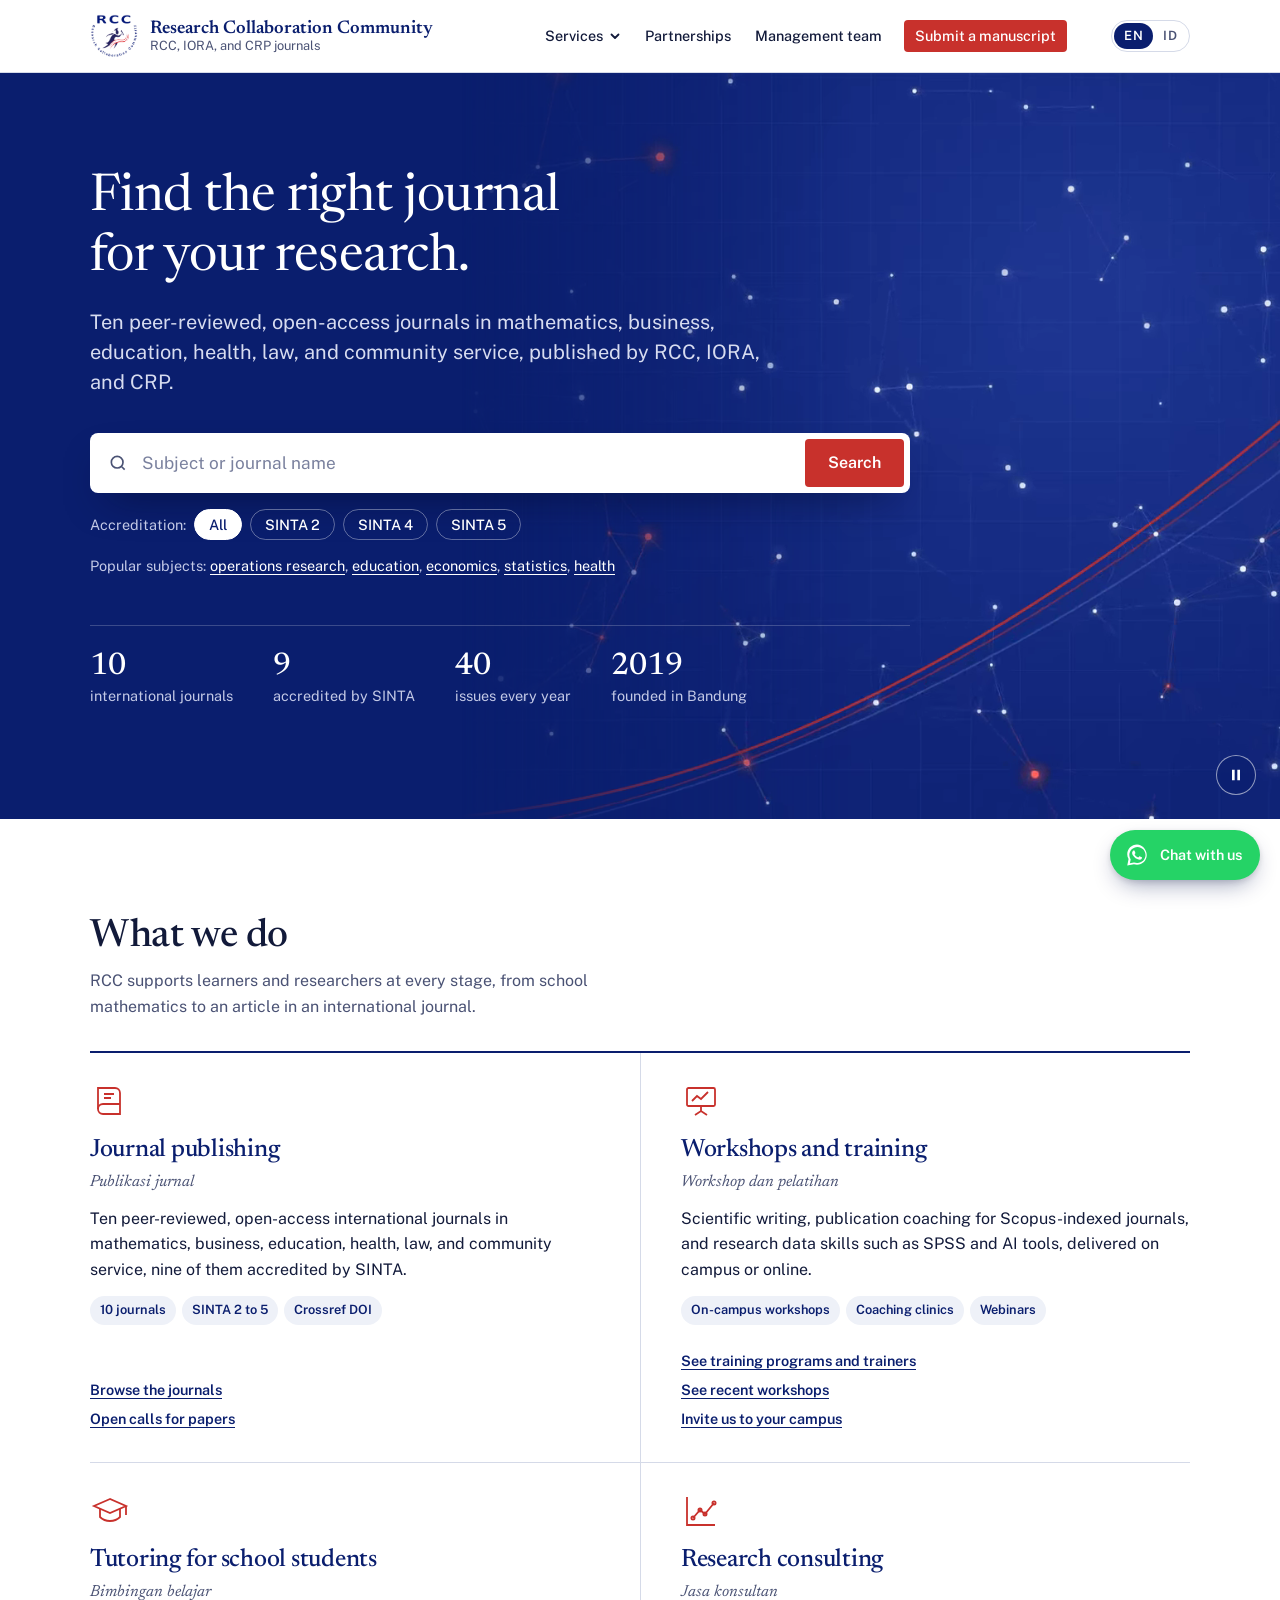
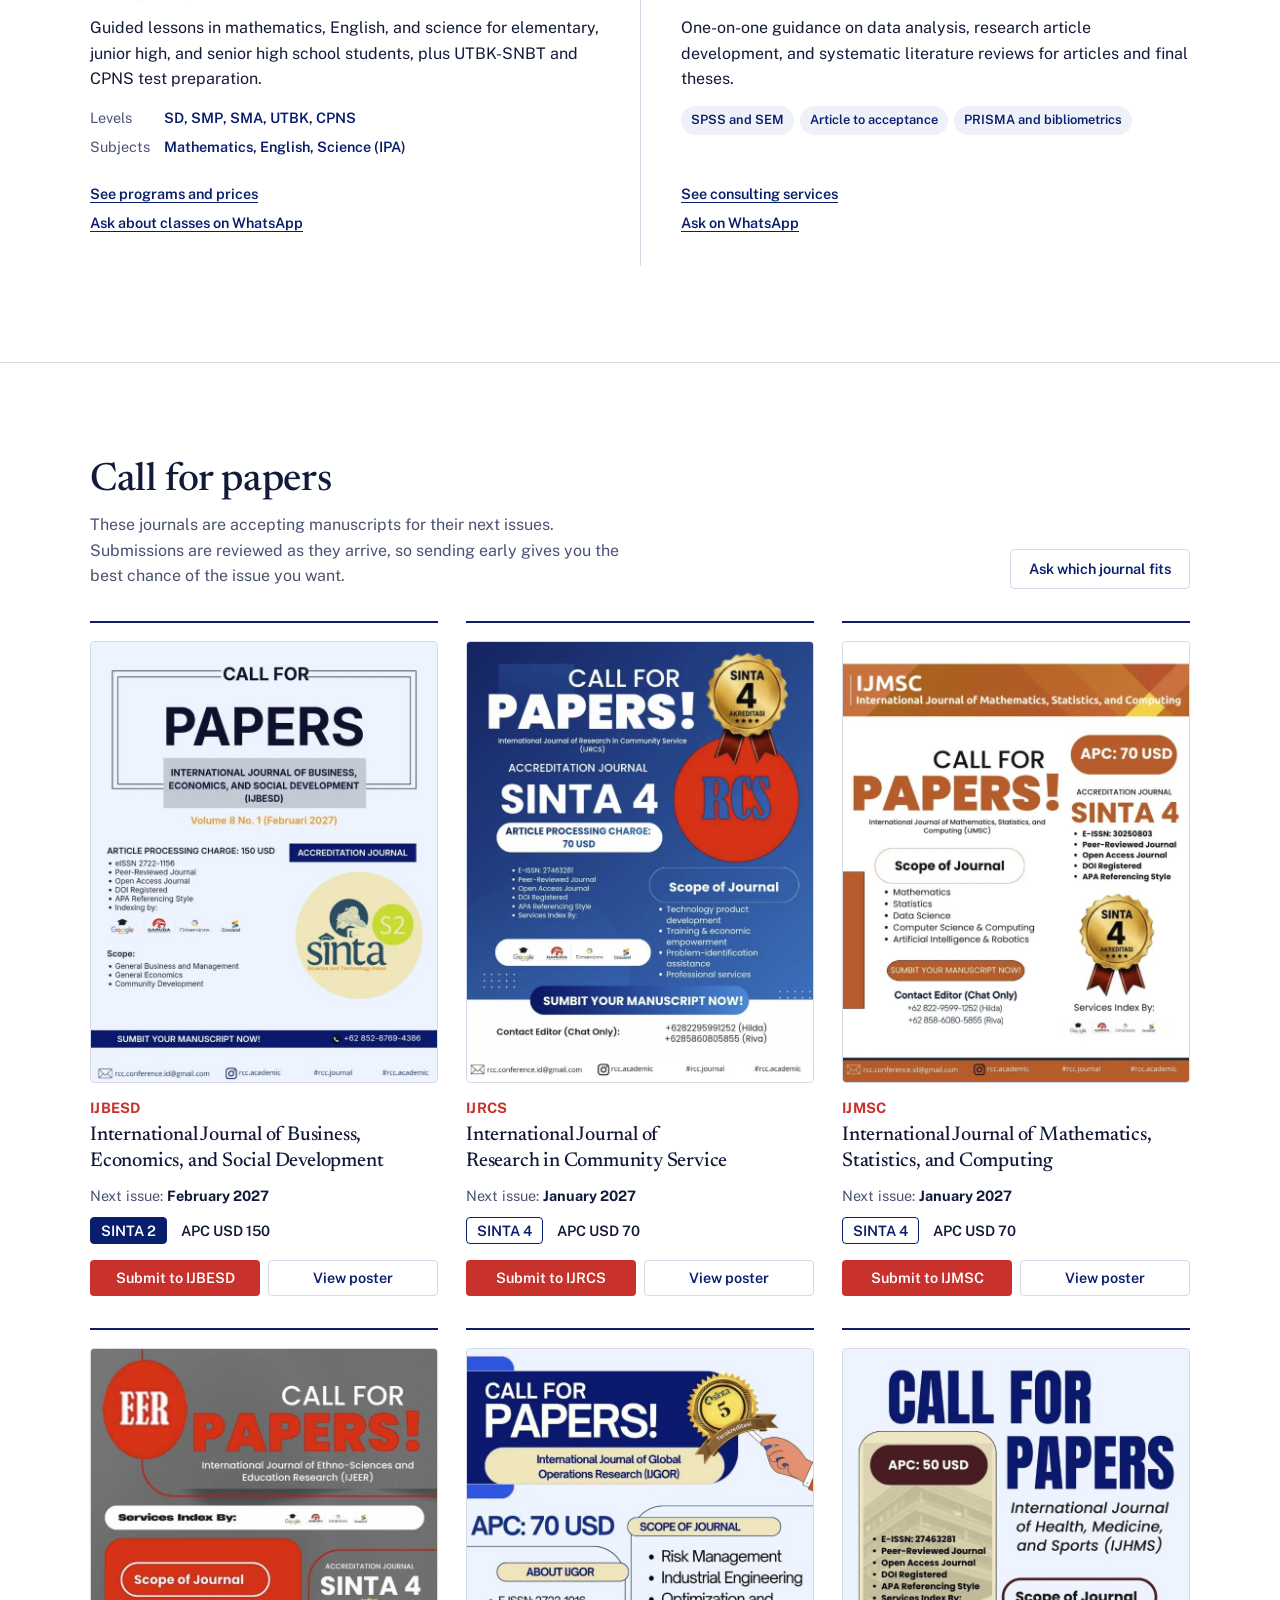
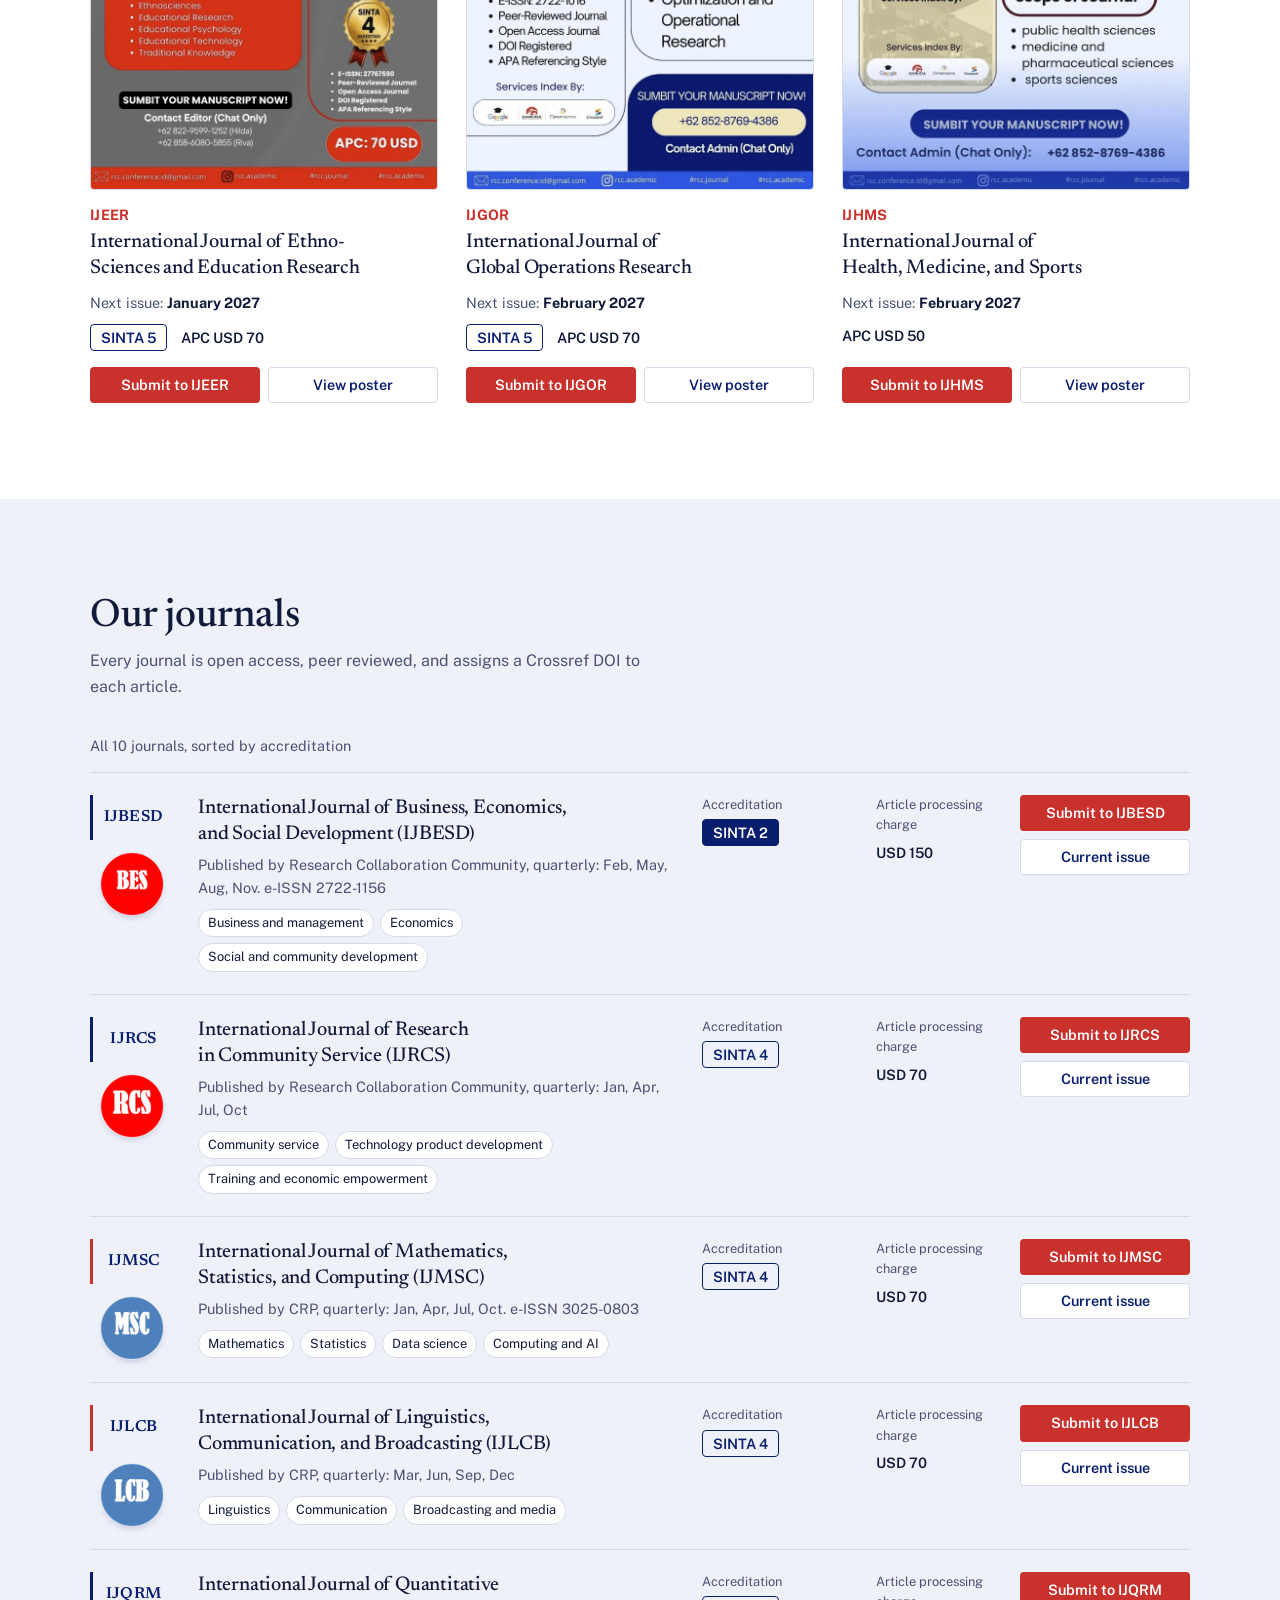
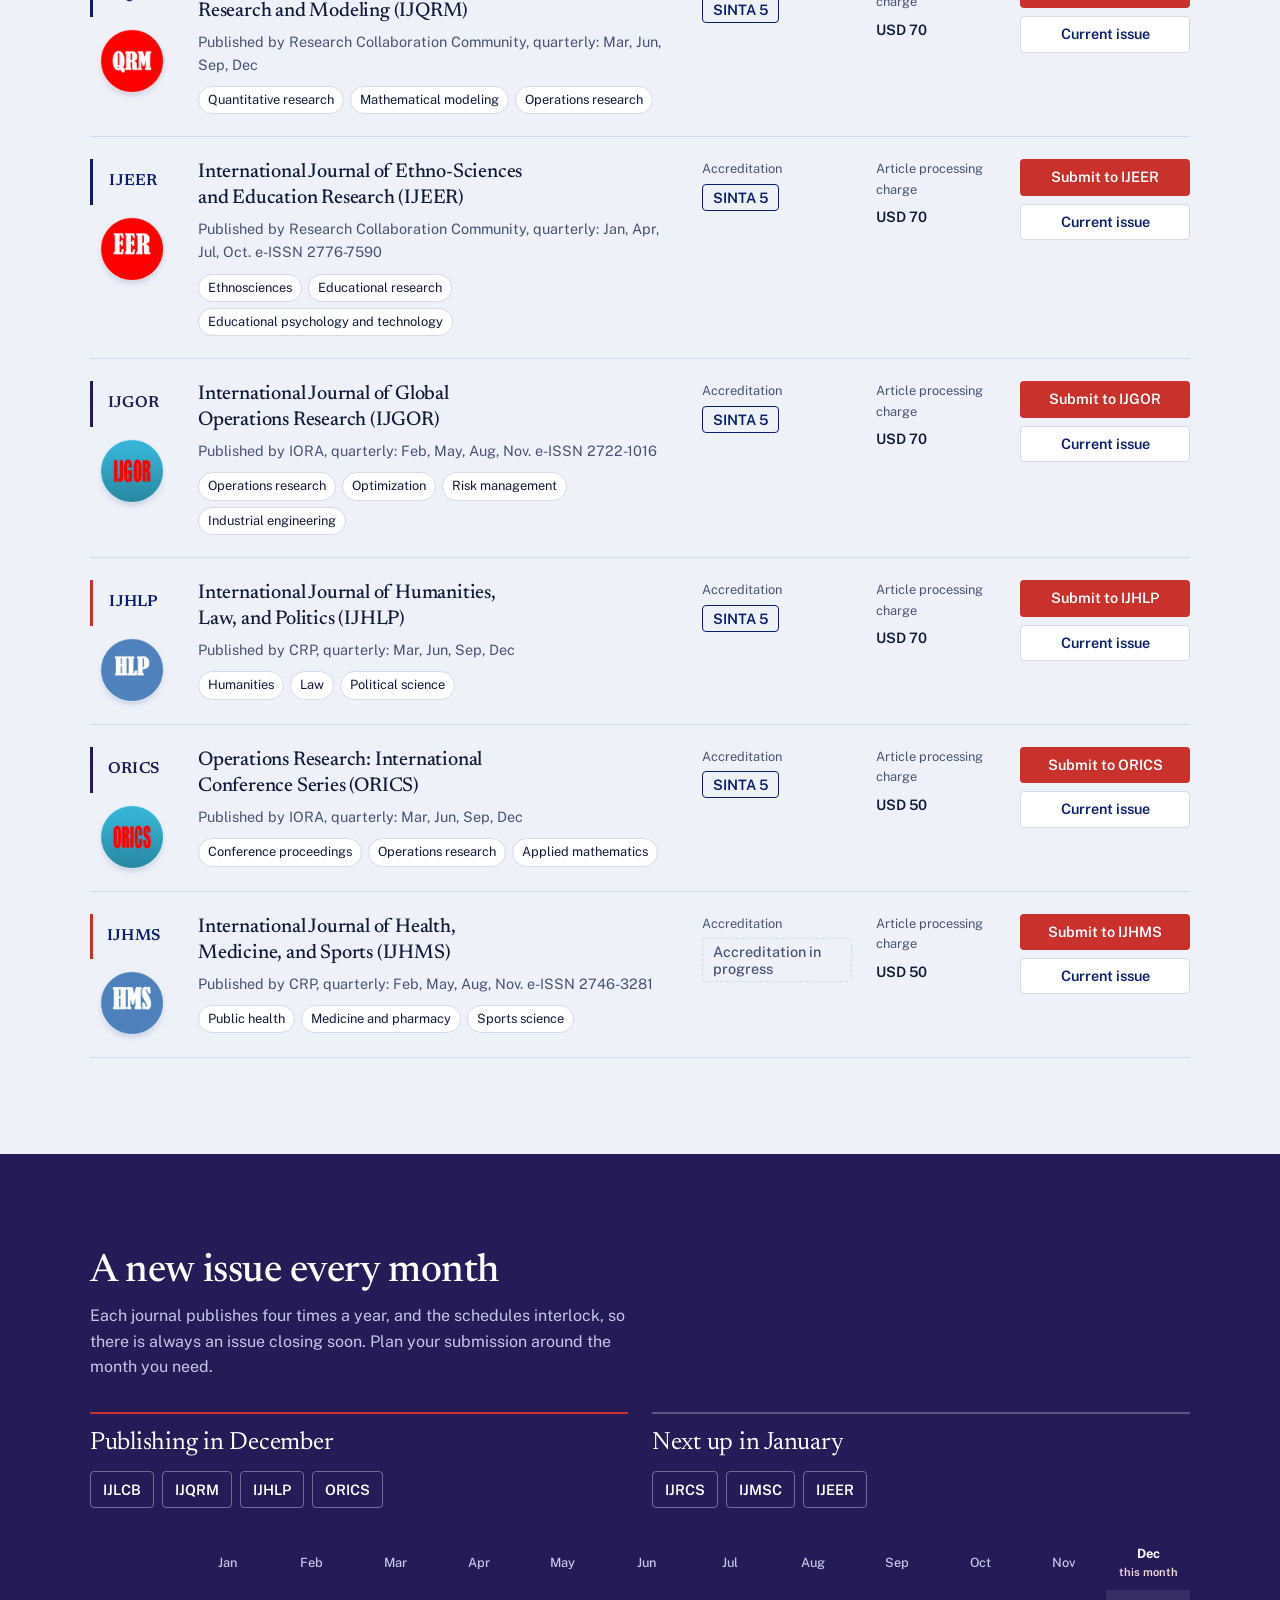
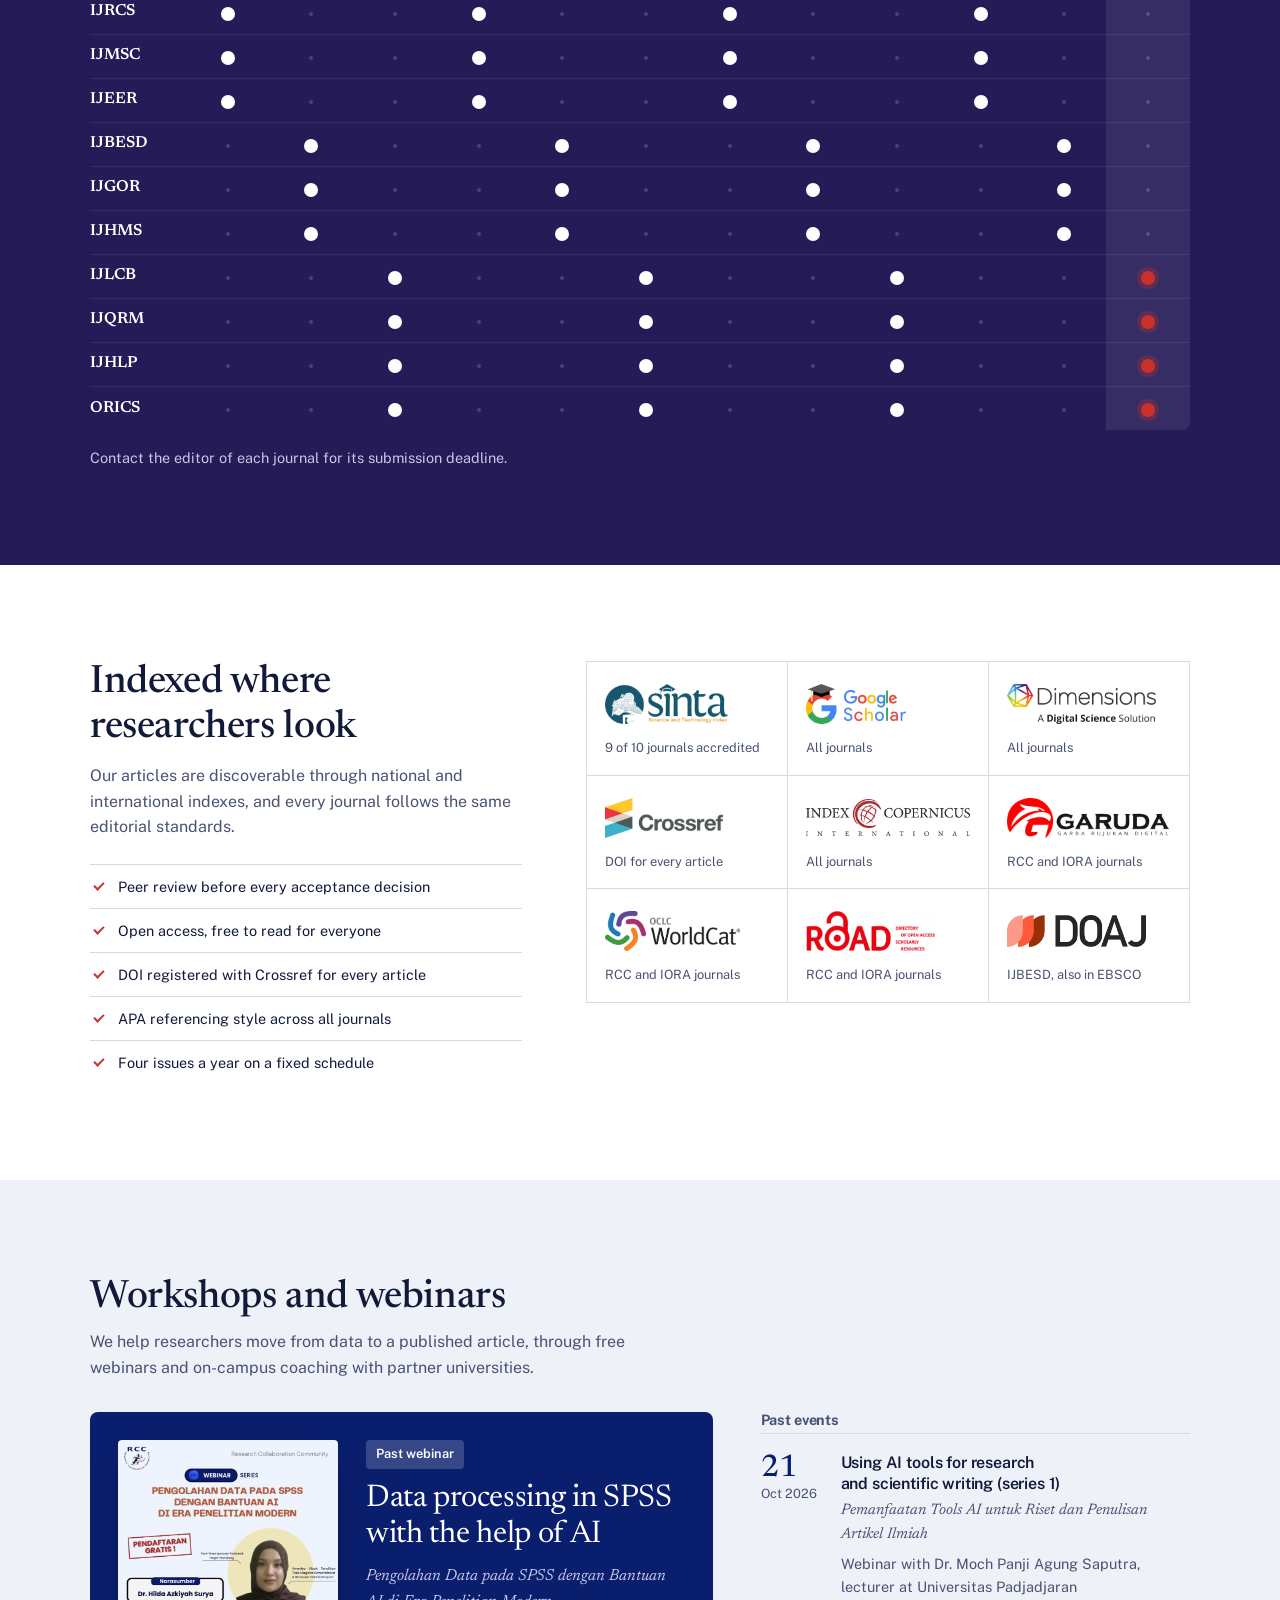
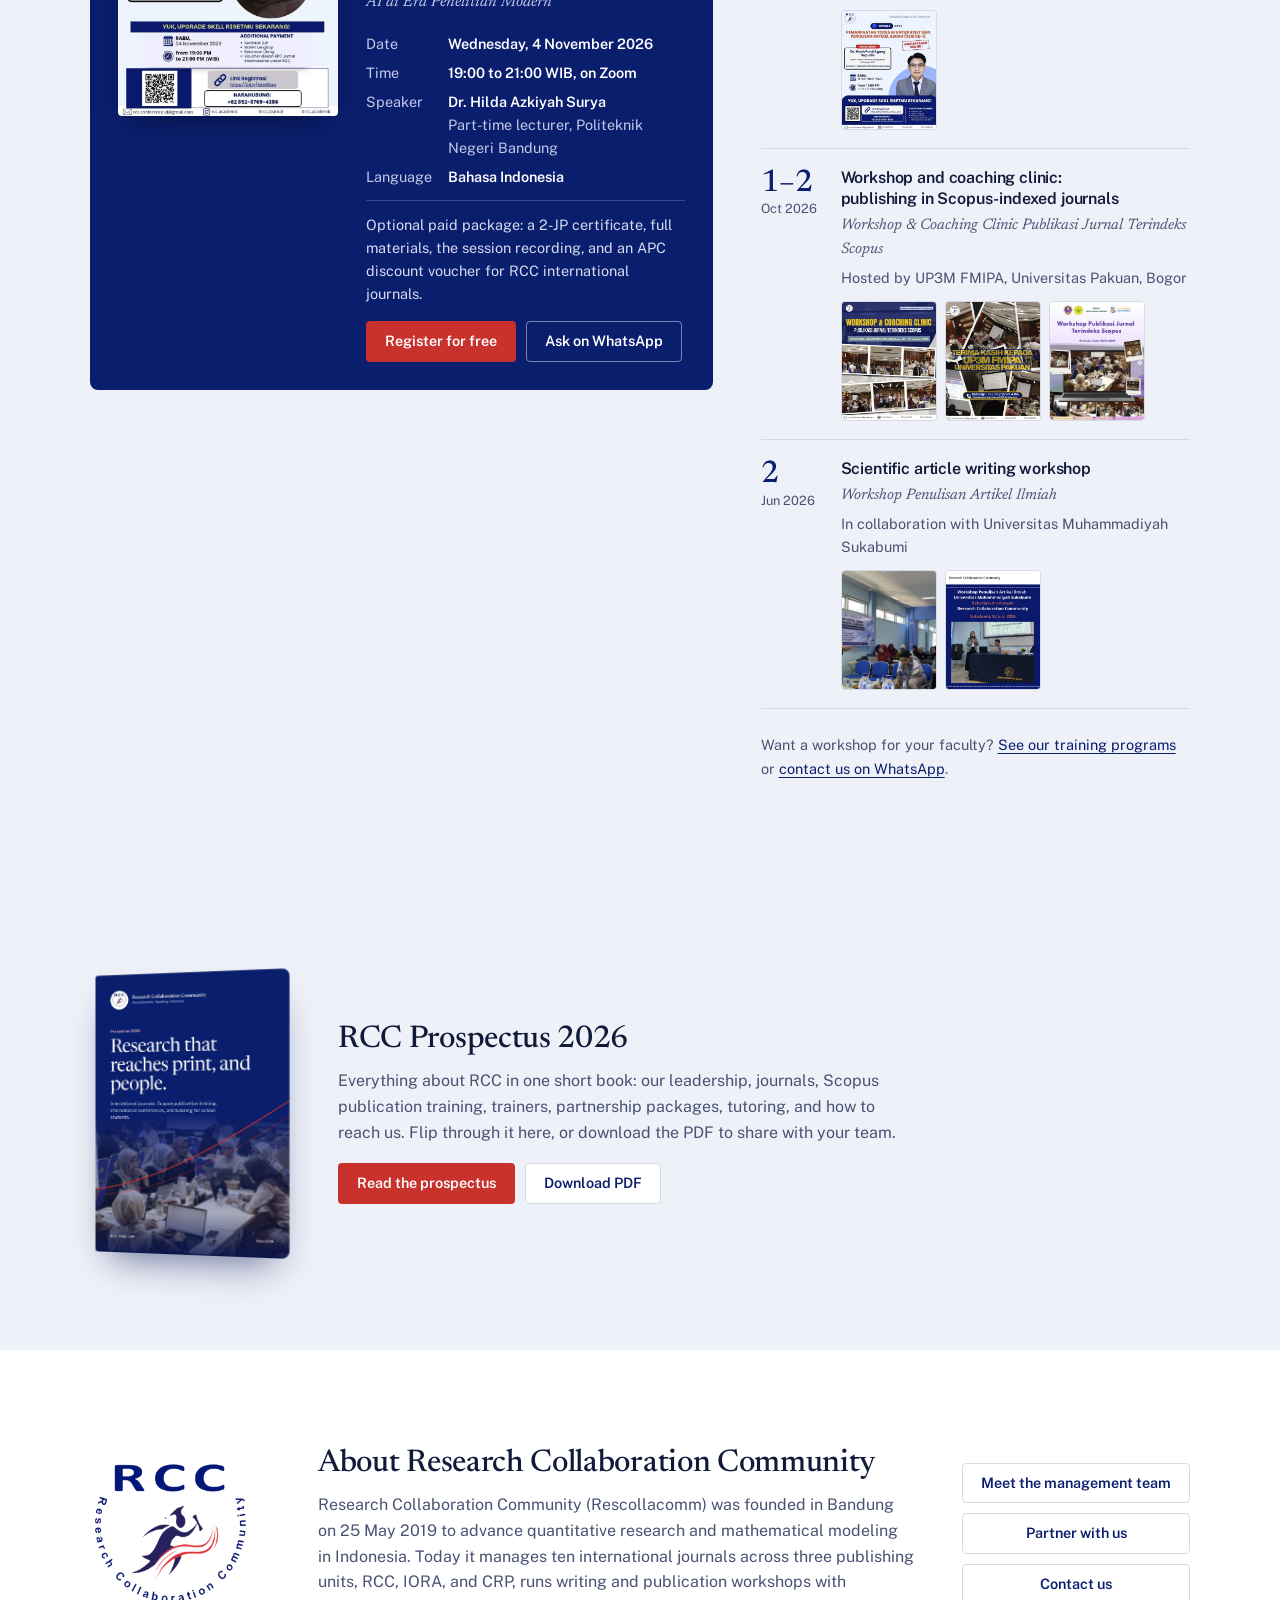
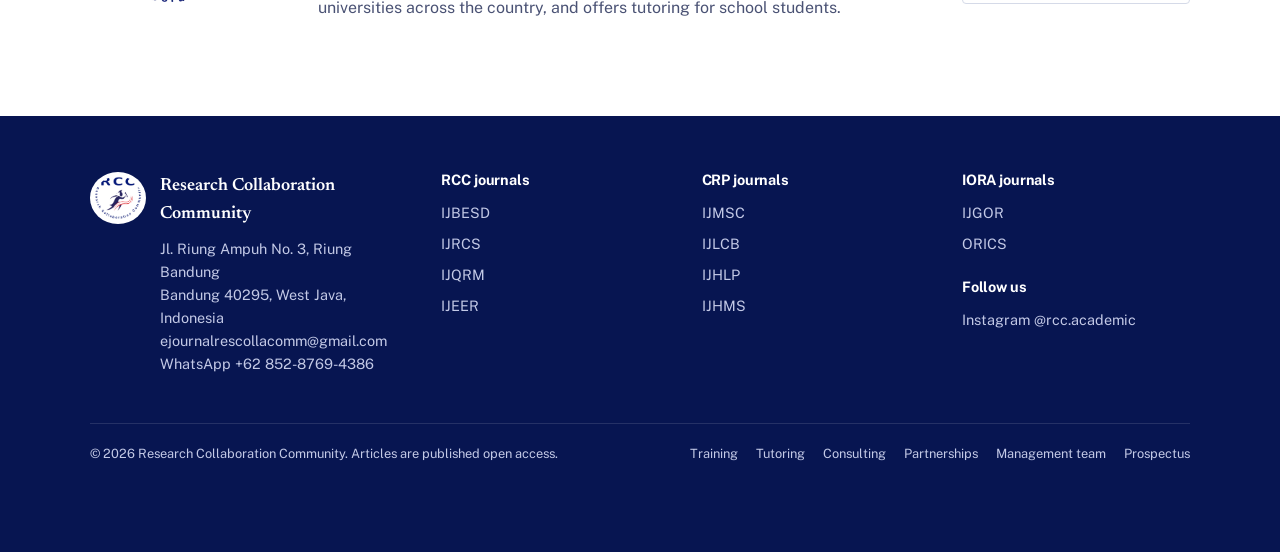
<file: index.html>
<!doctype html>
<html lang="en">
<head>
  <meta charset="utf-8">
  <meta name="viewport" content="width=device-width, initial-scale=1">
  <title data-i18n="meta.title.home">Research Collaboration Community (RCC)</title>
  <meta name="description" data-i18n-attr="content:meta.desc.home" content="Ten peer-reviewed, open-access international journals in mathematics, business, education, health, law, and community service, published by RCC, IORA, and CRP.">
  <meta name="theme-color" content="#0a1e6e">
  <meta property="og:title" content="Research Collaboration Community (RCC)">
  <meta property="og:description" content="Find the right journal for your research: ten SINTA-accredited, open-access journals.">
  <meta property="og:image" content="/assets/rcc-logo-white-bg.png">
  <link rel="icon" href="/assets/rcc-logo.png">
  <link rel="preload" href="/assets/fonts/newsreader-latin-opsz-normal.woff2" as="font" type="font/woff2" crossorigin>
  <link rel="preload" href="/assets/fonts/public-sans-latin-wght-normal.woff2" as="font" type="font/woff2" crossorigin>
  <link rel="stylesheet" href="/assets/css/style.css?v=20261107b">
</head>
<body>
<a class="skip-link" href="#main" data-i18n="skip">Skip to content</a>

<header class="site-header">
  <div class="wrap">
    <a class="brand" href="/">
      <img src="/assets/rcc-logo.png" alt="" width="48" height="44">
      <span class="brand-name">Research Collaboration Community<small data-i18n="brand.sub">RCC, IORA, and CRP journals</small></span>
    </a>
    <button class="nav-toggle" type="button" aria-expanded="false" aria-controls="site-nav">Menu</button>
    <nav class="nav" id="site-nav" aria-label="Main" data-i18n-attr="aria-label:nav.label">
      <div class="nav-group">
        <button class="nav-drop" type="button" aria-expanded="false" aria-controls="nav-services"><span data-i18n="nav.services">Services</span><svg class="chev" width="12" height="12" viewBox="0 0 12 12" aria-hidden="true"><path d="M2.5 4.5 6 8l3.5-3.5" fill="none" stroke="currentColor" stroke-width="1.8" stroke-linecap="round" stroke-linejoin="round"/></svg></button>
        <div class="nav-menu" id="nav-services">
          <a href="/#journals"><b data-i18n="nav.journals">Journals</b><span data-i18n="nav.journals.d">Ten peer-reviewed, open-access international journals</span></a>
          <a href="/training"><b data-i18n="nav.training">Training</b><span data-i18n="nav.training.d">Scopus publication workshops, seminars and conferences</span></a>
          <a href="/bimbel"><b data-i18n="nav.bimbel">Tutoring</b><span data-i18n="nav.bimbel.d">Mathematics, English and science for school students</span></a>
          <a href="/konsultasi"><b data-i18n="nav.consult">Consulting</b><span data-i18n="nav.consult.d">Data analysis, article writing and systematic literature reviews</span></a>
        </div>
      </div>
      <a href="/kerjasama" data-i18n="nav.partner">Partnerships</a>
      <a href="/team" data-i18n="nav.team">Management team</a>
      <a class="btn btn-primary" href="/#journals" data-i18n="nav.submit">Submit a manuscript</a>
    </nav>
    <div class="lang-switch" role="group" aria-label="Language" data-i18n-attr="aria-label:lang.label">
      <button type="button" data-lang="en" aria-pressed="true" lang="en" title="English">EN</button>
      <button type="button" data-lang="id" aria-pressed="false" lang="id" title="Bahasa Indonesia">ID</button>
    </div>
  </div>
</header>

<main id="main">

  <!-- Hero: search first -->
  <section class="hero" aria-labelledby="hero-title">
    <div class="hero-media" aria-hidden="true">
      <video id="hero-video" muted loop playsinline preload="metadata" poster="/assets/hero/rcc-hero-poster.jpg">
        <source src="/assets/hero/rcc-hero.webm" type="video/webm">
        <source src="/assets/hero/rcc-hero.mp4" type="video/mp4">
      </video>
    </div>
    <button class="hero-pause" id="hero-pause" type="button" aria-pressed="false" aria-label="Pause background video" hidden>
      <svg class="i-pause" width="16" height="16" viewBox="0 0 24 24" aria-hidden="true"><path fill="currentColor" d="M6 4h4v16H6zM14 4h4v16h-4z"/></svg>
      <svg class="i-play" width="16" height="16" viewBox="0 0 24 24" aria-hidden="true"><path fill="currentColor" d="M7 4v16l13-8z"/></svg>
    </button>
    <div class="wrap">
      <h1 id="hero-title" data-i18n="hero.title">Find the right journal for your research.</h1>
      <p class="hero-lede" data-i18n="hero.lede">Ten peer-reviewed, open-access journals in mathematics, business, education, health, law, and community service, published by RCC, IORA, and CRP.</p>

      <form class="search" id="search-form" role="search" action="/#journals">
        <div class="search-box">
          <label for="q">
            <svg width="20" height="20" viewBox="0 0 24 24" fill="none" stroke="currentColor" stroke-width="2" aria-hidden="true"><circle cx="11" cy="11" r="7"/><path d="m20 20-3.5-3.5"/></svg>
            <span class="visually-hidden" data-i18n="search.label">Search journals by title, subject, or acronym</span>
            <input id="q" name="q" type="search" autocomplete="off" placeholder="Subject or journal name" data-i18n-attr="placeholder:search.placeholder">
          </label>
          <button class="btn btn-primary" type="submit" data-i18n="search.button">Search</button>
        </div>
        <div class="search-filters" role="group" aria-label="Filter by SINTA accreditation" data-i18n-attr="aria-label:filter.label">
          <span data-i18n="filter.title">Accreditation:</span>
          <button class="chip" type="button" data-sinta="all" aria-pressed="true" data-i18n="filter.all">All</button>
          <button class="chip" type="button" data-sinta="2" aria-pressed="false">SINTA 2</button>
          <button class="chip" type="button" data-sinta="4" aria-pressed="false">SINTA 4</button>
          <button class="chip" type="button" data-sinta="5" aria-pressed="false">SINTA 5</button>
        </div>
        <p class="search-hint" data-i18n="search.hint">Popular subjects: <button type="button" data-suggest="operations research">operations research</button>, <button type="button" data-suggest="education">education</button>, <button type="button" data-suggest="economics">economics</button>, <button type="button" data-suggest="statistics">statistics</button>, <button type="button" data-suggest="health">health</button></p>
      </form>

      <div class="facts">
        <div data-i18n="fact.journals"><strong>10</strong>international journals</div>
        <div data-i18n="fact.sinta"><strong>9</strong>accredited by SINTA</div>
        <div data-i18n="fact.issues"><strong>40</strong>issues every year</div>
        <div data-i18n="fact.founded"><strong>2019</strong>founded in Bandung</div>
      </div>
    </div>
  </section>

  <!-- What we do: four areas of work -->
  <section class="section" id="services" aria-labelledby="services-title">
    <div class="wrap">
      <div class="section-head">
        <div>
          <h2 id="services-title" data-i18n="svc.title">What we do</h2>
          <p data-i18n="svc.lede">RCC supports learners and researchers at every stage, from school mathematics to an article in an international journal.</p>
        </div>
      </div>
      <div class="services">
        <article class="service">
          <svg class="service-icon" width="40" height="40" viewBox="0 0 40 40" fill="none" stroke="currentColor" stroke-width="1.8" aria-hidden="true"><path d="M8 7h17a5 5 0 0 1 5 5v21H13a5 5 0 0 1-5-5z"/><path d="M8 28a5 5 0 0 1 5-5h17"/><path d="M14 13h10M14 17h7"/></svg>
          <h3 data-i18n="svc.pub.title">Journal publishing</h3>
          <p class="service-id" lang="id">Publikasi jurnal</p>
          <p data-i18n="svc.pub.text">Ten peer-reviewed, open-access international journals in mathematics, business, education, health, law, and community service, nine of them accredited by SINTA.</p>
          <ul class="service-tags" aria-label="Highlights" data-i18n="svc.pub.tags">
            <li>10 journals</li><li>SINTA 2 to 5</li><li>Crossref DOI</li>
          </ul>
          <div class="service-links">
            <a href="#journals" data-i18n="svc.pub.link1">Browse the journals</a>
            <a href="#call-for-papers" data-i18n="svc.pub.link2">Open calls for papers</a>
          </div>
        </article>
        <article class="service">
          <svg class="service-icon" width="40" height="40" viewBox="0 0 40 40" fill="none" stroke="currentColor" stroke-width="1.8" aria-hidden="true"><rect x="6" y="7" width="28" height="18" rx="1.5"/><path d="M20 25v5M14 34l6-4 6 4"/><path d="M11 20l5-5 4 3 7-7"/></svg>
          <h3 data-i18n="svc.ws.title">Workshops and training</h3>
          <p class="service-id" lang="id">Workshop dan pelatihan</p>
          <p data-i18n="svc.ws.text">Scientific writing, publication coaching for Scopus-indexed journals, and research data skills such as SPSS and AI tools, delivered on campus or online.</p>
          <ul class="service-tags" aria-label="Formats" data-i18n="svc.ws.tags">
            <li>On-campus workshops</li><li>Coaching clinics</li><li>Webinars</li>
          </ul>
          <div class="service-links">
            <a href="/training" data-i18n="svc.ws.page">See training programs and trainers</a>
            <a href="#events" data-i18n="svc.ws.link1">See recent workshops</a>
            <a href="https://wa.me/6285287694386?text=Halo%20RCC%2C%20kami%20ingin%20mengadakan%20workshop" target="_blank" rel="noopener" data-i18n="svc.ws.link2">Invite us to your campus</a>
          </div>
        </article>
        <article class="service">
          <svg class="service-icon" width="40" height="40" viewBox="0 0 40 40" fill="none" stroke="currentColor" stroke-width="1.8" aria-hidden="true"><path d="M20 8 4 15l16 7 16-7z"/><path d="M10 18v8c3 3 7 4 10 4s7-1 10-4v-8"/><path d="M36 15v9"/></svg>
          <h3 data-i18n="svc.tut.title">Tutoring for school students</h3>
          <p class="service-id" lang="id">Bimbingan belajar</p>
          <p data-i18n="svc.tut.text">Guided lessons in mathematics, English, and science for elementary, junior high, and senior high school students, plus UTBK-SNBT and CPNS test preparation.</p>
          <dl class="service-facts" data-i18n="svc.tut.facts">
            <dt>Levels</dt><dd><span lang="id">SD</span>, <span lang="id">SMP</span>, <span lang="id">SMA</span>, UTBK, CPNS</dd>
            <dt>Subjects</dt><dd>Mathematics, English, Science (<span lang="id">IPA</span>)</dd>
          </dl>
          <div class="service-links">
            <a href="/bimbel" data-i18n="svc.tut.page">See programs and prices</a>
            <a href="https://wa.me/6285287694386?text=Halo%20RCC%2C%20saya%20ingin%20bertanya%20tentang%20bimbingan%20belajar" target="_blank" rel="noopener" data-i18n="svc.tut.link">Ask about classes on WhatsApp</a>
          </div>
        </article>
        <article class="service">
          <svg class="service-icon" width="40" height="40" viewBox="0 0 40 40" fill="none" stroke="currentColor" stroke-width="1.8" aria-hidden="true"><path d="M6 6v28h28"/><path d="M12 27l7-8 5 4 9-11"/><circle cx="12" cy="27" r="1.6"/><circle cx="19" cy="19" r="1.6"/><circle cx="24" cy="23" r="1.6"/><circle cx="33" cy="12" r="1.6"/></svg>
          <h3 data-i18n="svc.cs.title">Research consulting</h3>
          <p class="service-id" lang="id">Jasa konsultan</p>
          <p data-i18n="svc.cs.text">One-on-one guidance on data analysis, research article development, and systematic literature reviews for articles and final theses.</p>
          <ul class="service-tags" aria-label="Services" data-i18n="svc.cs.tags">
            <li>SPSS and SEM</li><li>Article to acceptance</li><li>PRISMA and bibliometrics</li>
          </ul>
          <div class="service-links">
            <a href="/konsultasi" data-i18n="svc.cs.page">See consulting services</a>
            <a href="https://wa.me/6285287694386?text=Halo%20RCC%2C%20saya%20ingin%20konsultasi%20riset" target="_blank" rel="noopener" data-i18n="svc.cs.link">Ask on WhatsApp</a>
          </div>
        </article>
      </div>
    </div>
  </section>

  <!-- Call for papers -->
  <section class="section cfp-section" id="call-for-papers" aria-labelledby="cfp-title">
    <div class="wrap">
      <div class="section-head">
        <div>
          <h2 id="cfp-title" data-i18n="cfp.title">Call for papers</h2>
          <p data-i18n="cfp.lede">These journals are accepting manuscripts for their next issues. Submissions are reviewed as they arrive, so sending early gives you the best chance of the issue you want.</p>
        </div>
        <a class="btn btn-ghost" href="https://wa.me/6285287694386" target="_blank" rel="noopener" data-i18n="cfp.ask">Ask which journal fits</a>
      </div>
      <ul class="cfp-list" id="cfp-list"></ul>
    </div>
  </section>

  <!-- Journal directory -->
  <section class="section section-mist" id="journals" aria-labelledby="journals-title">
    <div class="wrap">
      <div class="section-head">
        <div>
          <h2 id="journals-title" data-i18n="dir.title">Our journals</h2>
          <p data-i18n="dir.lede">Every journal is open access, peer reviewed, and assigns a Crossref DOI to each article.</p>
        </div>
      </div>
      <div class="dir-status" id="dir-status" aria-live="polite"></div>
      <ul class="journal-list" id="journal-list"></ul>
    </div>
  </section>

  <!-- Publishing calendar (signature) -->
  <section class="section calendar-section" id="calendar" aria-labelledby="calendar-title">
    <div class="wrap">
      <div class="section-head">
        <div>
          <h2 id="calendar-title" data-i18n="cal.title">A new issue every month</h2>
          <p data-i18n="cal.lede">Each journal publishes four times a year, and the schedules interlock, so there is always an issue closing soon. Plan your submission around the month you need.</p>
        </div>
      </div>
      <div class="now-strip">
        <div>
          <h3 id="now-title">Publishing this month</h3>
          <ul id="now-list"></ul>
        </div>
        <div>
          <h3 id="next-title">Next month</h3>
          <ul id="next-list"></ul>
        </div>
      </div>
      <p class="cal-swipe" data-i18n="cal.swipe">Swipe the table sideways to see all twelve months.</p>
      <div class="cal-scroll" tabindex="0" aria-label="Publishing calendar, scrollable" data-i18n-attr="aria-label:cal.scroll">
        <table class="cal" id="cal"></table>
      </div>
      <p class="cal-note" data-i18n="cal.note">Contact the editor of each journal for its submission deadline.</p>
    </div>
  </section>

  <!-- Indexing & policies -->
  <section class="section" id="indexing" aria-labelledby="indexing-title">
    <div class="wrap indexing">
      <div>
        <h2 id="indexing-title" data-i18n="idx.title">Indexed where researchers look</h2>
        <p data-i18n="idx.lede">Our articles are discoverable through national and international indexes, and every journal follows the same editorial standards.</p>
        <ul class="policy-list" data-i18n="idx.policies">
          <li>Peer review before every acceptance decision</li>
          <li>Open access, free to read for everyone</li>
          <li>DOI registered with Crossref for every article</li>
          <li>APA referencing style across all journals</li>
          <li>Four issues a year on a fixed schedule</li>
        </ul>
      </div>
      <div class="index-grid">
        <figure><img src="/assets/indexing/sinta.png" alt="SINTA, Science and Technology Index" width="370" height="120" loading="lazy"><figcaption data-i18n="idx.sinta">9 of 10 journals accredited</figcaption></figure>
        <figure><img src="/assets/indexing/google-scholar.png" alt="Google Scholar" width="302" height="120" loading="lazy"><figcaption data-i18n="idx.all">All journals</figcaption></figure>
        <figure><img src="/assets/indexing/dimensions.png" alt="Dimensions" width="447" height="120" loading="lazy"><figcaption data-i18n="idx.all">All journals</figcaption></figure>
        <figure><img src="/assets/indexing/crossref.png" alt="Crossref" width="354" height="120" loading="lazy"><figcaption data-i18n="idx.doi">DOI for every article</figcaption></figure>
        <figure><img src="/assets/indexing/copernicus.png" alt="Index Copernicus International" width="522" height="120" loading="lazy"><figcaption data-i18n="idx.all">All journals</figcaption></figure>
        <figure><img src="/assets/indexing/garuda.png" alt="Garuda, Garba Rujukan Digital" width="486" height="120" loading="lazy"><figcaption data-i18n="idx.rcciora">RCC and IORA journals</figcaption></figure>
        <figure><img src="/assets/indexing/worldcat.png" alt="OCLC WorldCat" width="407" height="120" loading="lazy"><figcaption data-i18n="idx.rcciora">RCC and IORA journals</figcaption></figure>
        <figure><img src="/assets/indexing/road.png" alt="ROAD, Directory of Open Access Scholarly Resources" width="388" height="120" loading="lazy"><figcaption data-i18n="idx.rcciora">RCC and IORA journals</figcaption></figure>
        <figure><img src="/assets/indexing/doaj.png" alt="DOAJ, Directory of Open Access Journals" width="522" height="120" loading="lazy"><figcaption data-i18n="idx.doaj">IJBESD, also in EBSCO</figcaption></figure>
      </div>
    </div>
  </section>

  <!-- Workshops & webinars -->
  <section class="section section-mist" id="events" aria-labelledby="events-title">
    <div class="wrap">
      <div class="section-head">
        <div>
          <h2 id="events-title" data-i18n="ev.title">Workshops and webinars</h2>
          <p data-i18n="ev.lede">We help researchers move from data to a published article, through free webinars and on-campus coaching with partner universities.</p>
        </div>
      </div>
      <div class="events">
        <article class="event-feature" data-ends="2026-11-04T21:00:00+07:00">
          <a class="event-poster" href="/assets/events/webinar-spss-ai-2026-11-04.jpg" target="_blank" rel="noopener">
            <img src="/assets/events/webinar-spss-ai-2026-11-04.jpg" data-i18n-attr="alt:ev.spss.alt" alt="Poster: webinar Pengolahan Data pada SPSS dengan Bantuan AI di Era Penelitian Modern, Wednesday 4 November 2026, speaker Dr. Hilda Azkiyah Surya" width="716" height="897" loading="lazy">
          </a>
          <div class="event-body">
            <span class="tag" data-status data-i18n="ev.tag.upcoming">Upcoming webinar, free registration</span>
            <h3 data-i18n="ev.spss.title">Data processing in SPSS with the help of AI</h3>
            <p class="event-orig" lang="id">Pengolahan Data pada SPSS dengan Bantuan AI di Era Penelitian Modern</p>
            <dl data-i18n="ev.spss.details">
              <dt>Date</dt><dd>Wednesday, 4 November 2026</dd>
              <dt>Time</dt><dd>19:00 to 21:00 WIB, on Zoom</dd>
              <dt>Speaker</dt><dd>Dr. Hilda Azkiyah Surya<span>Part-time lecturer, Politeknik Negeri Bandung</span></dd>
              <dt>Language</dt><dd>Bahasa Indonesia</dd>
            </dl>
            <p class="event-extra" data-i18n="ev.spss.extra">Optional paid package: a 2-JP certificate, full materials, the session recording, and an APC discount voucher for RCC international journals.</p>
            <div class="event-actions" data-register>
              <a class="btn btn-primary" href="https://bit.ly/4im8Bug" target="_blank" rel="noopener" data-i18n="ev.register">Register for free</a>
              <a class="btn btn-light" href="https://wa.me/6285287694386" target="_blank" rel="noopener" data-i18n="ev.askwa">Ask on WhatsApp</a>
            </div>
          </div>
        </article>
        <div class="events-past">
          <h3 class="events-sub" data-i18n="ev.past">Past events</h3>
          <ul class="event-list">
            <li>
              <div class="event-date"><strong>21</strong><span data-i18n="ev.oct">Oct 2026</span></div>
              <div>
                <h3 data-i18n="ev.ai.title">Using AI tools for research and scientific writing (series 1)</h3>
                <p lang="id">Pemanfaatan Tools AI untuk Riset dan Penulisan Artikel Ilmiah</p>
                <p data-i18n="ev.ai.desc">Webinar with Dr. Moch Panji Agung Saputra, lecturer at Universitas Padjadjaran</p>
                <div class="event-thumbs"><a href="/assets/events/webinar-ai-tools-series-1-2026-10-21.jpg" target="_blank" rel="noopener"><img src="/assets/events/webinar-ai-tools-series-1-2026-10-21.jpg" data-i18n-attr="alt:ev.ai.alt" alt="Poster of the 21 October 2026 webinar on AI tools for research" width="716" height="897" loading="lazy"></a></div>
              </div>
            </li>
            <li>
              <div class="event-date"><strong>1–2</strong><span data-i18n="ev.oct">Oct 2026</span></div>
              <div>
                <h3 data-i18n="ev.pakuan.title">Workshop and coaching clinic: publishing in Scopus-indexed journals</h3>
                <p lang="id">Workshop &amp; Coaching Clinic Publikasi Jurnal Terindeks Scopus</p>
                <p data-i18n="ev.pakuan.desc">Hosted by UP3M FMIPA, Universitas Pakuan, Bogor</p>
                <div class="event-thumbs"><a href="/assets/events/workshop-scopus-pakuan-2026-10-01.jpg" target="_blank" rel="noopener"><img src="/assets/events/workshop-scopus-pakuan-2026-10-01.jpg" data-i18n-attr="alt:ev.pakuan.alt1" alt="Photo collage of participants at the Scopus publication workshop, Universitas Pakuan, 1 to 2 October 2026" width="716" height="897" loading="lazy"></a><a href="/assets/events/workshop-scopus-pakuan-2026-10-01-thanks.jpg" target="_blank" rel="noopener"><img src="/assets/events/workshop-scopus-pakuan-2026-10-01-thanks.jpg" data-i18n-attr="alt:ev.pakuan.alt2" alt="Photo collage thanking UP3M FMIPA Universitas Pakuan for hosting the workshop" width="716" height="897" loading="lazy"></a><a href="/assets/events/workshop-scopus-pakuan-2026-10-01-fmipa-unpak.jpg" target="_blank" rel="noopener"><img src="/assets/events/workshop-scopus-pakuan-2026-10-01-fmipa-unpak.jpg" data-i18n-attr="alt:ev.pakuan.alt3" alt="FMIPA Universitas Pakuan publication: Workshop Publikasi Jurnal Terindeks Scopus, 1 October 2026, photo collage of participants" width="521" height="664" loading="lazy"></a></div>
              </div>
            </li>
            <li>
              <div class="event-date"><strong>2</strong><span>Jun 2026</span></div>
              <div>
                <h3 data-i18n="ev.ummi.title">Scientific article writing workshop</h3>
                <p lang="id">Workshop Penulisan Artikel Ilmiah</p>
                <p data-i18n="ev.ummi.desc">In collaboration with Universitas Muhammadiyah Sukabumi</p>
                <div class="event-thumbs"><a href="/assets/events/workshop-writing-ummi-sukabumi-2026-06-02-session.jpg" target="_blank" rel="noopener"><img src="/assets/events/workshop-writing-ummi-sukabumi-2026-06-02-session.jpg" alt="Prof. Dr. Sukono speaking to participants at Universitas Muhammadiyah Sukabumi" width="686" height="540" loading="lazy"></a><a href="/assets/events/workshop-writing-ummi-sukabumi-2026-06-02.jpg" target="_blank" rel="noopener"><img src="/assets/events/workshop-writing-ummi-sukabumi-2026-06-02.jpg" data-i18n-attr="alt:ev.ummi.alt" alt="Speaker presenting at the scientific article writing workshop, Universitas Muhammadiyah Sukabumi, 2 June 2026" width="830" height="853" loading="lazy"></a></div>
              </div>
            </li>
          </ul>
          <p class="institution-cta" data-i18n="ev.cta">Want a workshop for your faculty? <a href="/training">See our training programs</a> or <a href="https://wa.me/6285287694386?text=Halo%20RCC%2C%20kami%20ingin%20mengadakan%20workshop" target="_blank" rel="noopener">contact us on WhatsApp</a>.</p>
        </div>
      </div>
    </div>
  </section>

  <!-- Prospectus -->
  <section class="section section-mist" id="prospectus" aria-labelledby="pp-title">
    <div class="wrap prospectus-promo">
      <a class="pp-cover" href="/prospectus" aria-label="Open the RCC Prospectus 2026" data-i18n-attr="aria-label:pp.open"><img src="/assets/prospectus/pages/p-01.jpg" alt="" width="794" height="1123" loading="lazy"></a>
      <div>
        <h2 id="pp-title" data-i18n="pp.title">RCC Prospectus 2026</h2>
        <p data-i18n="pp.text">Everything about RCC in one short book: our leadership, journals, Scopus publication training, trainers, partnership packages, tutoring, and how to reach us. Flip through it here, or download the PDF to share with your team.</p>
        <div class="pp-actions">
          <a class="btn btn-primary" href="/prospectus" data-i18n="pp.read">Read the prospectus</a>
          <a class="btn btn-ghost" href="/assets/prospectus/RCC-Prospectus-2026.pdf?v=20261107b" download data-i18n="pp.download">Download PDF</a>
        </div>
      </div>
    </div>
  </section>

  <!-- About -->
  <section class="section" aria-labelledby="about-title">
    <div class="wrap about">
      <img src="/assets/rcc-logo.png" alt="Research Collaboration Community logo" data-i18n-attr="alt:about.logo" width="160" height="146">
      <div>
        <h2 id="about-title" data-i18n="about.title">About Research Collaboration Community</h2>
        <p data-i18n="about.text">Research Collaboration Community (Rescollacomm) was founded in Bandung on 25 May 2019 to advance quantitative research and mathematical modeling in Indonesia. Today it manages ten international journals across three publishing units, RCC, IORA, and CRP, runs writing and publication workshops with universities across the country, and offers tutoring for school students.</p>
      </div>
      <div class="about-actions">
        <a class="btn btn-ghost" href="/team" data-i18n="about.team">Meet the management team</a>
        <a class="btn btn-ghost" href="/kerjasama" data-i18n="about.partner">Partner with us</a>
        <a class="btn btn-ghost" href="#contact" data-i18n="about.contact">Contact us</a>
      </div>
    </div>
  </section>

</main>

<footer class="site-footer" id="contact">
  <div class="wrap">
    <div class="footer-grid">
      <div class="footer-brand">
        <img src="/assets/rcc-logo.png" alt="" width="56" height="56">
        <div>
          <strong>Research Collaboration Community</strong>
          <address data-i18n="foot.address">
            Jl. Riung Ampuh No. 3, Riung Bandung<br>
            Bandung 40295, West Java, Indonesia<br>
            <a href="mailto:ejournalrescollacomm@gmail.com">ejournalrescollacomm@gmail.com</a><br>
            <a href="https://wa.me/6285287694386" target="_blank" rel="noopener">WhatsApp +62 852-8769-4386</a>
          </address>
        </div>
      </div>
      <div>
        <h2 data-i18n="foot.rcc">RCC journals</h2>
        <ul>
          <li><a href="https://journal.rescollacomm.com/index.php/ijbesd/index">IJBESD</a></li>
          <li><a href="https://journal.rescollacomm.com/index.php/ijrcs/index">IJRCS</a></li>
          <li><a href="https://journal.rescollacomm.com/index.php/ijqrm/index">IJQRM</a></li>
          <li><a href="https://journal.rescollacomm.com/index.php/ijeer/index">IJEER</a></li>
        </ul>
      </div>
      <div>
        <h2 data-i18n="foot.crp">CRP journals</h2>
        <ul>
          <li><a href="https://ejournal.corespub.com/index.php/ijmsc/index">IJMSC</a></li>
          <li><a href="https://ejournal.corespub.com/index.php/ijlcb/index">IJLCB</a></li>
          <li><a href="https://ejournal.corespub.com/index.php/ijhlp/index">IJHLP</a></li>
          <li><a href="https://ejournal.corespub.com/index.php/ijhms/index">IJHMS</a></li>
        </ul>
      </div>
      <div>
        <h2 data-i18n="foot.iora">IORA journals</h2>
        <ul>
          <li><a href="https://www.iorajournal.org/index.php/ijgor/index">IJGOR</a></li>
          <li><a href="https://www.iorajournal.org/index.php/orics">ORICS</a></li>
        </ul>
        <h2 style="margin-top:24px" data-i18n="foot.follow">Follow us</h2>
        <ul>
          <li><a href="https://www.instagram.com/rcc.academic/">Instagram @rcc.academic</a></li>
        </ul>
      </div>
    </div>
    <div class="footer-bottom">
      <span>© <span id="year">2026</span> Research Collaboration Community. <span data-i18n="foot.oa">Articles are published open access.</span></span>
      <nav class="footer-links" aria-label="Pages"><a href="/training" data-i18n="nav.training">Training</a><a href="/bimbel" data-i18n="nav.bimbel">Tutoring</a><a href="/konsultasi" data-i18n="nav.consult">Consulting</a><a href="/kerjasama" data-i18n="nav.partner">Partnerships</a><a href="/team" data-i18n="nav.team">Management team</a><a href="/prospectus" data-i18n="nav.prospectus">Prospectus</a></nav>
    </div>
  </div>
</footer>

<a class="wa-float" href="https://wa.me/6285287694386?text=Hello%20RCC%2C%20I%20have%20a%20question." target="_blank" rel="noopener" aria-label="Chat with RCC on WhatsApp" data-i18n-attr="href:wa.href|aria-label:wa.label">
  <svg width="26" height="26" viewBox="0 0 32 32" aria-hidden="true"><path fill="currentColor" d="M16.04 3C9.4 3 4 8.36 4 14.97c0 2.11.56 4.17 1.62 5.99L4 29l8.25-1.6a12.1 12.1 0 0 0 3.79.6C22.68 28 28 22.64 28 16.03 28 9.42 22.68 3 16.04 3Zm0 22.9c-1.24 0-2.46-.2-3.62-.6l-.26-.09-4.9.95.98-4.75-.17-.28a9.83 9.83 0 0 1-1.5-5.16c0-5.46 4.48-9.9 9.99-9.9 5.48 0 9.94 4.44 9.94 10.02 0 5.42-4.46 9.81-9.94 9.81Zm5.45-7.36c-.3-.15-1.77-.87-2.04-.97-.27-.1-.47-.15-.67.15-.2.3-.77.96-.94 1.16-.17.2-.35.22-.65.07-.3-.15-1.26-.46-2.4-1.47-.89-.79-1.49-1.76-1.66-2.06-.17-.3-.02-.46.13-.6.13-.13.3-.35.45-.52.15-.17.2-.3.3-.5.1-.2.05-.37-.02-.52-.08-.15-.67-1.6-.92-2.2-.24-.57-.49-.5-.67-.5h-.57c-.2 0-.52.07-.8.37-.27.3-1.04 1.01-1.04 2.47 0 1.46 1.07 2.87 1.21 3.07.15.2 2.1 3.2 5.08 4.48.71.31 1.27.49 1.7.63.71.22 1.36.19 1.88.12.57-.09 1.77-.72 2.02-1.42.25-.7.25-1.3.17-1.42-.07-.12-.27-.2-.57-.35Z"/></svg>
  <span class="wa-text" data-i18n="wa.text">Chat with us</span>
</a>
<script src="/assets/js/i18n.js?v=20261107b"></script>
<script src="/assets/js/journals.js?v=20261107b"></script>
<script src="/assets/js/main.js?v=20261107b"></script>
</body>
</html>
</file>
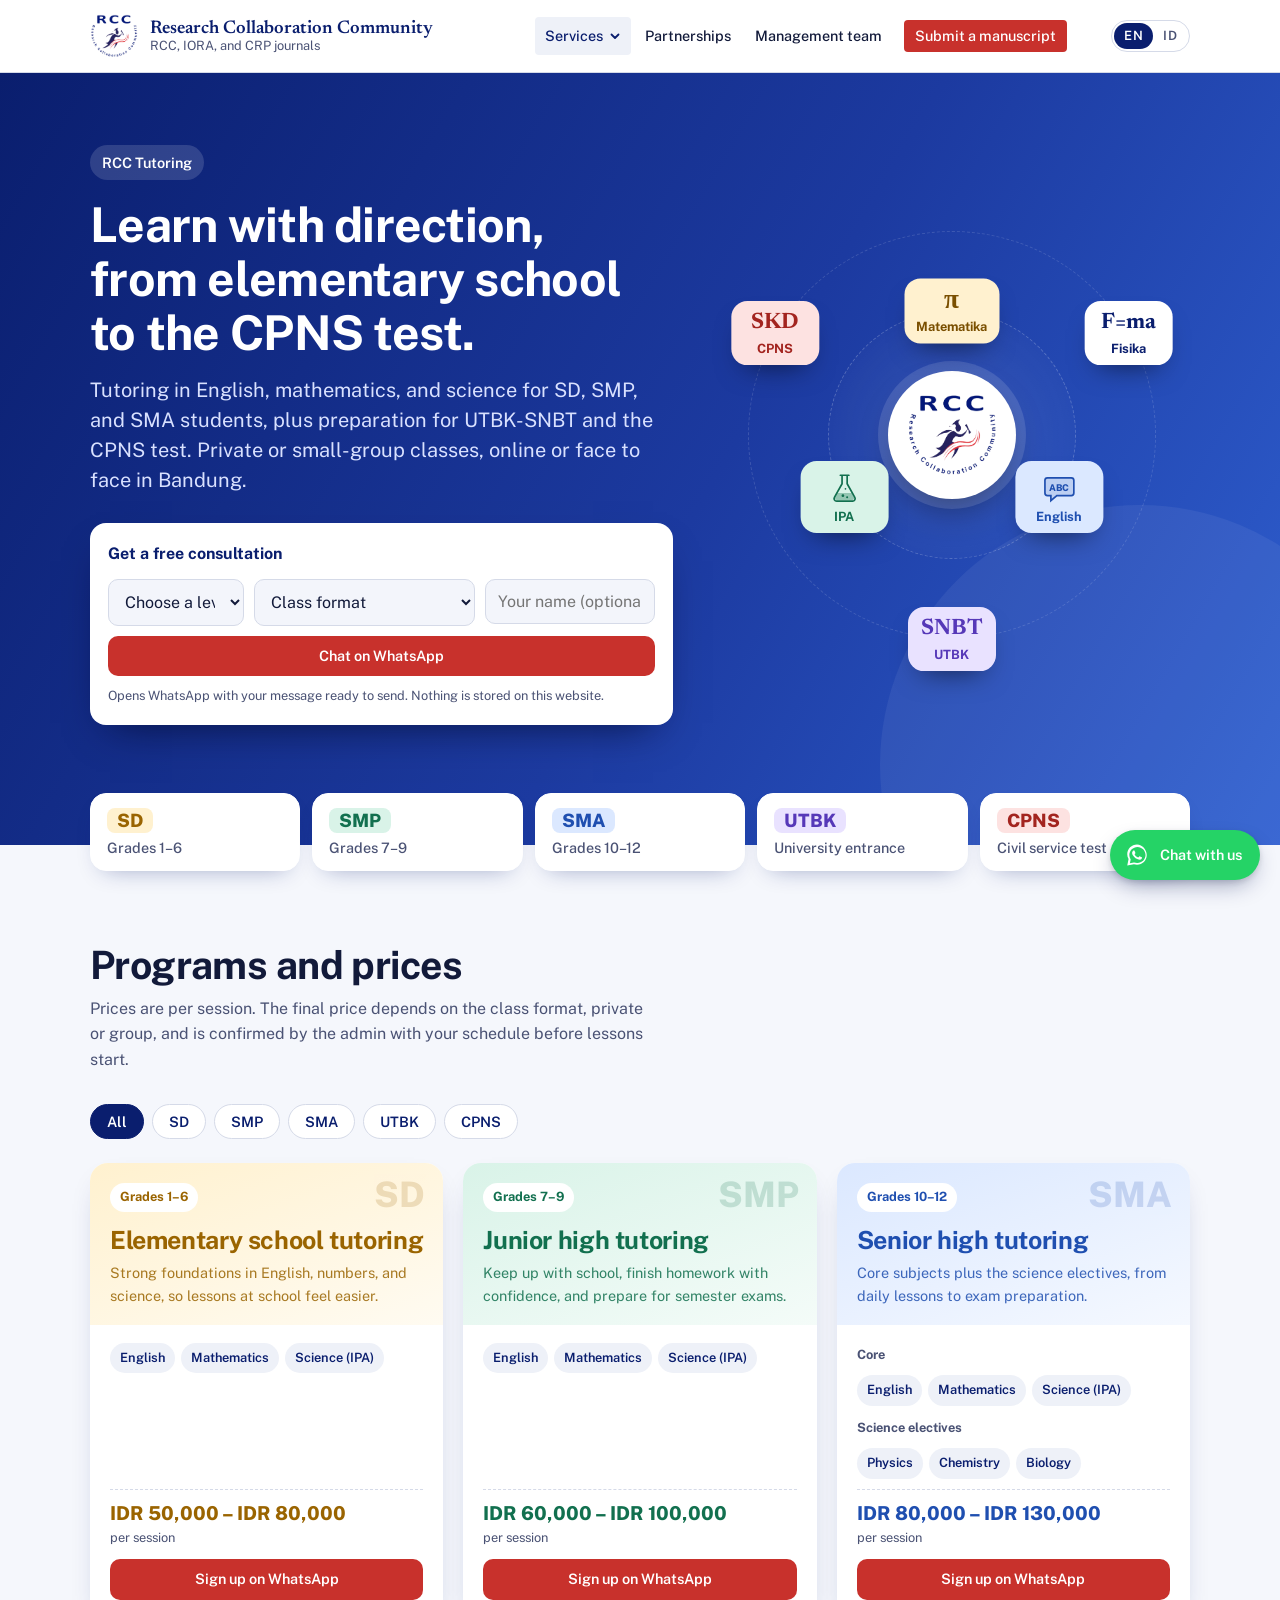
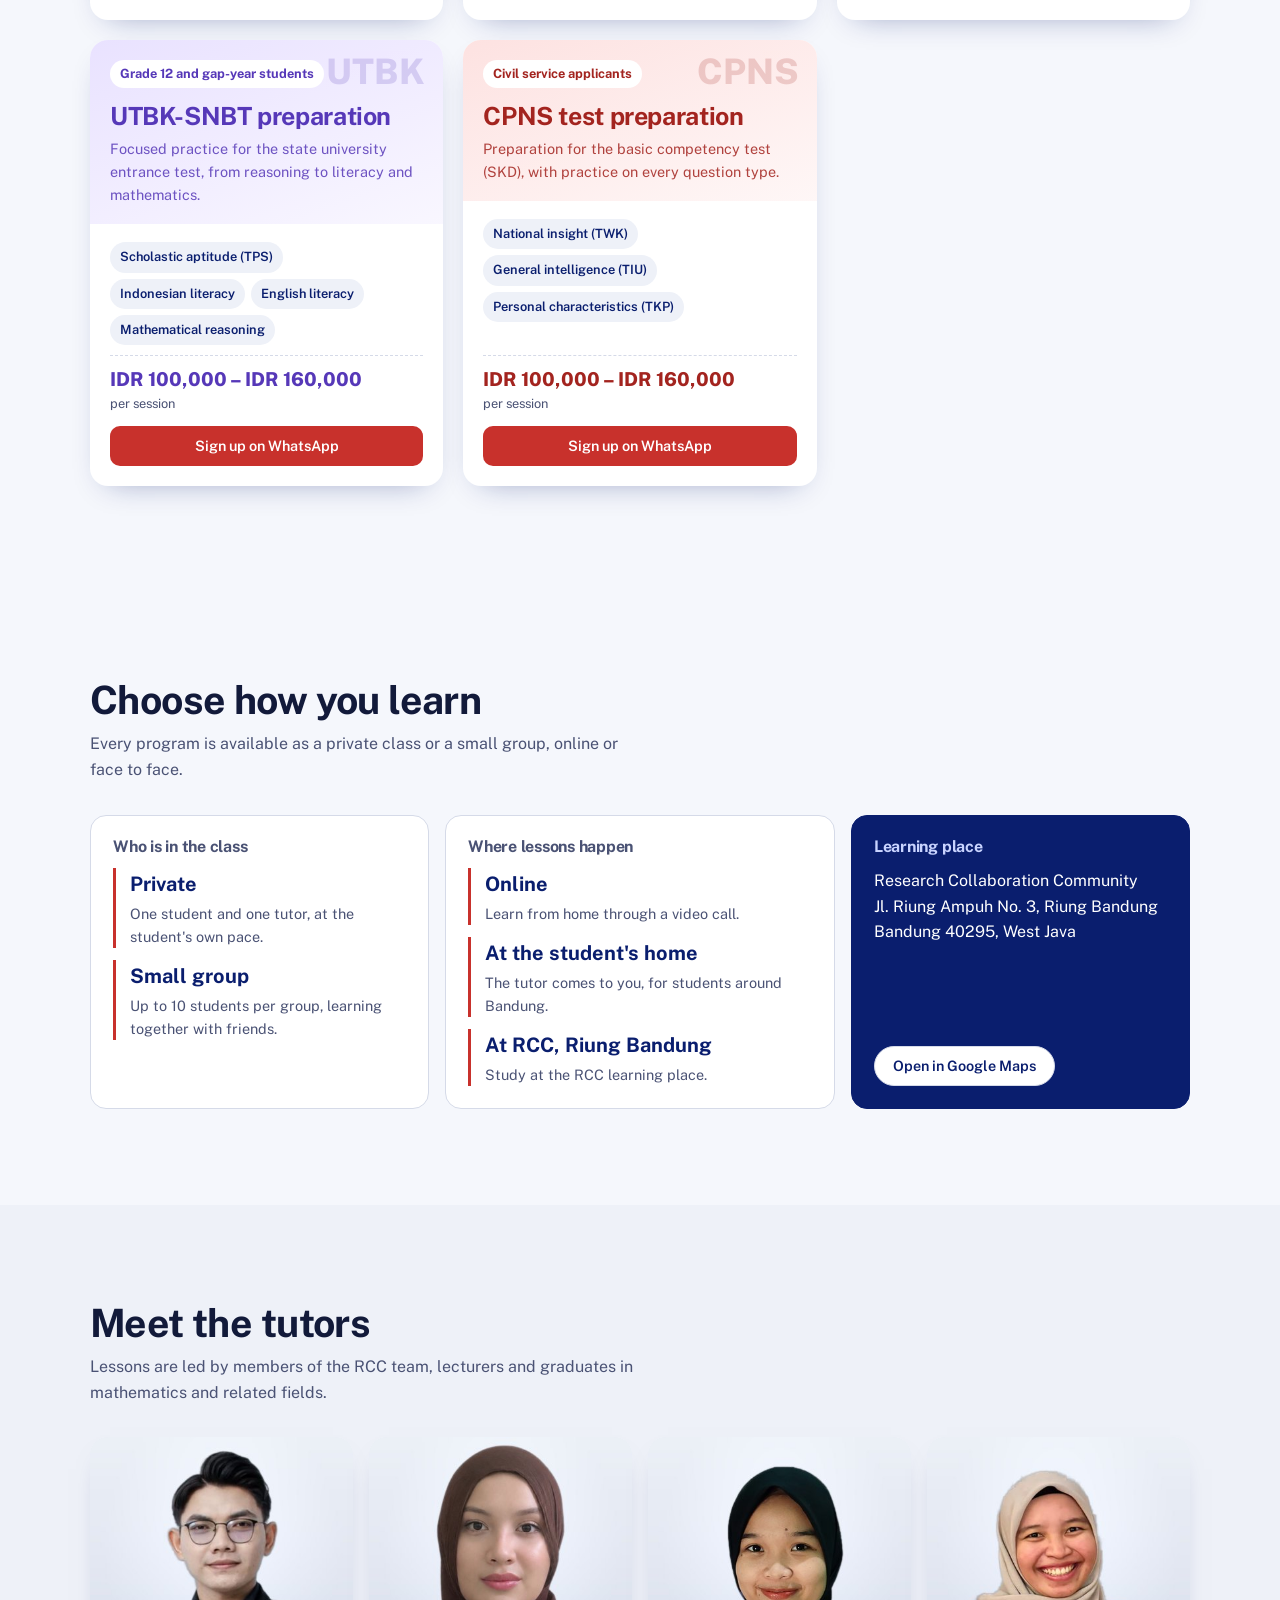
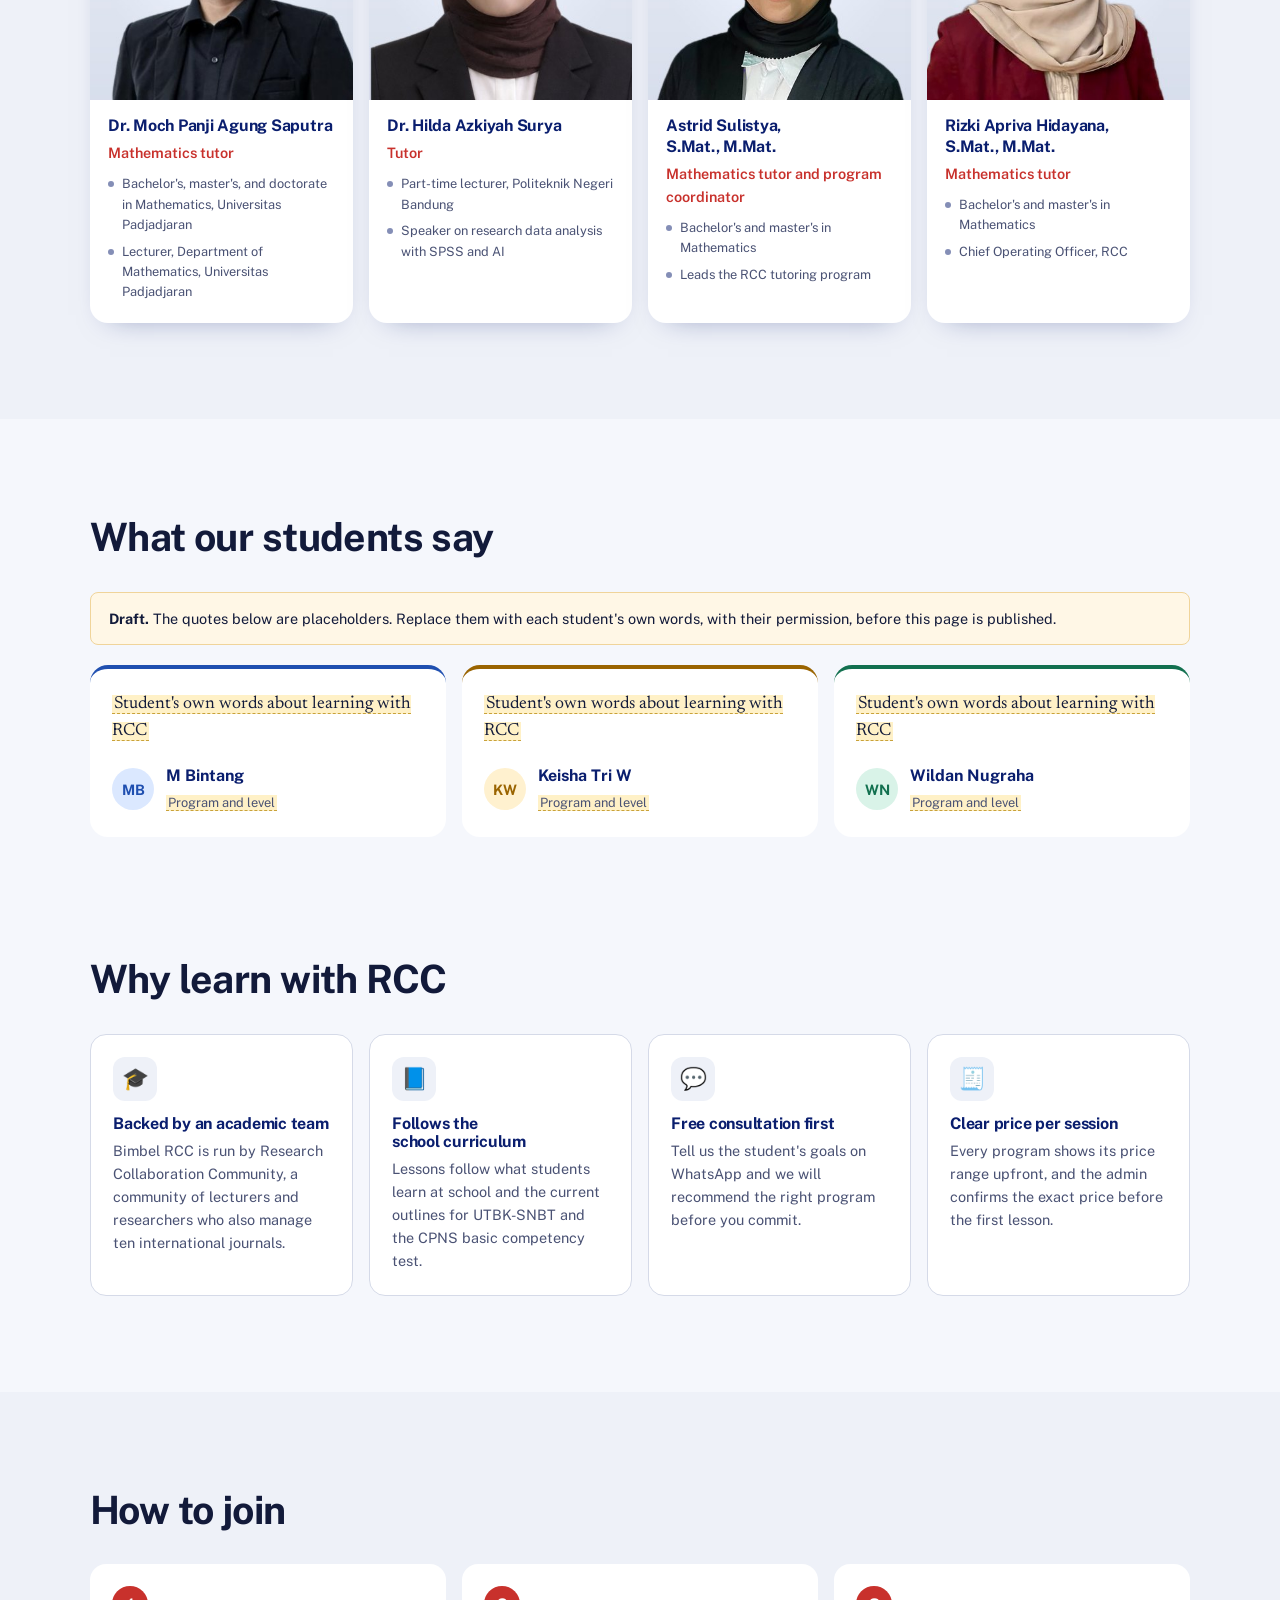
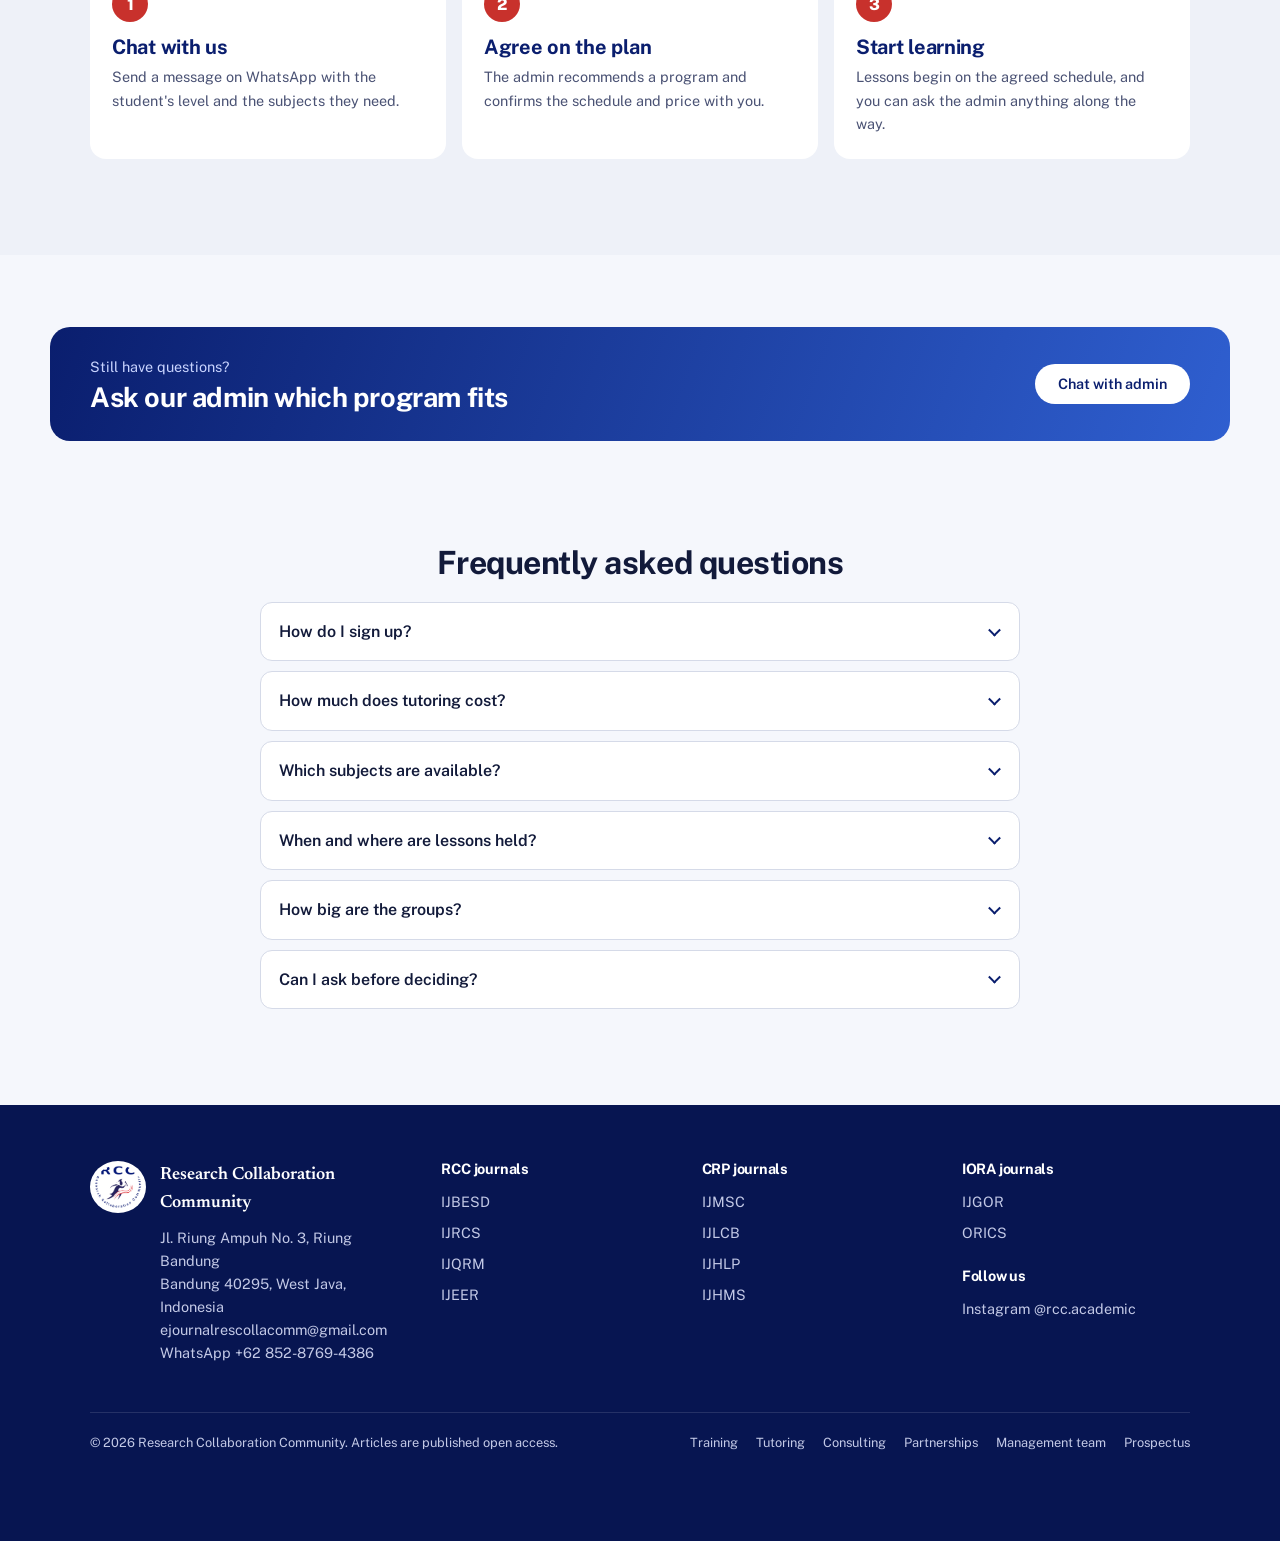
<file: bimbel.html>
<!doctype html>
<html lang="en">
<head>
  <meta charset="utf-8">
  <meta name="viewport" content="width=device-width, initial-scale=1">
  <title data-i18n="meta.title.bimbel">Tutoring | Research Collaboration Community</title>
  <meta name="description" data-i18n-attr="content:meta.desc.bimbel" content="RCC tutoring for elementary, junior high and senior high students in English, mathematics and science, plus UTBK-SNBT and CPNS test preparation.">
  <meta name="theme-color" content="#0a1e6e">
  <link rel="icon" href="/assets/rcc-logo.png">
  <link rel="preload" href="/assets/fonts/newsreader-latin-opsz-normal.woff2" as="font" type="font/woff2" crossorigin>
  <link rel="preload" href="/assets/fonts/public-sans-latin-wght-normal.woff2" as="font" type="font/woff2" crossorigin>
  <link rel="stylesheet" href="/assets/css/style.css?v=20261107b">
</head>
<body class="page-bimbel">
<a class="skip-link" href="#main" data-i18n="skip">Skip to content</a>

<header class="site-header">
  <div class="wrap">
    <a class="brand" href="/">
      <img src="/assets/rcc-logo.png" alt="" width="48" height="44">
      <span class="brand-name">Research Collaboration Community<small data-i18n="brand.sub">RCC, IORA, and CRP journals</small></span>
    </a>
    <button class="nav-toggle" type="button" aria-expanded="false" aria-controls="site-nav">Menu</button>
    <nav class="nav" id="site-nav" aria-label="Main" data-i18n-attr="aria-label:nav.label">
      <div class="nav-group">
        <button class="nav-drop is-current" type="button" aria-expanded="false" aria-controls="nav-services"><span data-i18n="nav.services">Services</span><svg class="chev" width="12" height="12" viewBox="0 0 12 12" aria-hidden="true"><path d="M2.5 4.5 6 8l3.5-3.5" fill="none" stroke="currentColor" stroke-width="1.8" stroke-linecap="round" stroke-linejoin="round"/></svg></button>
        <div class="nav-menu" id="nav-services">
          <a href="/#journals"><b data-i18n="nav.journals">Journals</b><span data-i18n="nav.journals.d">Ten peer-reviewed, open-access international journals</span></a>
          <a href="/training"><b data-i18n="nav.training">Training</b><span data-i18n="nav.training.d">Scopus publication workshops, seminars and conferences</span></a>
          <a href="/bimbel" aria-current="page"><b data-i18n="nav.bimbel">Tutoring</b><span data-i18n="nav.bimbel.d">Mathematics, English and science for school students</span></a>
          <a href="/konsultasi"><b data-i18n="nav.consult">Consulting</b><span data-i18n="nav.consult.d">Data analysis, article writing and systematic literature reviews</span></a>
        </div>
      </div>
      <a href="/kerjasama" data-i18n="nav.partner">Partnerships</a>
      <a href="/team" data-i18n="nav.team">Management team</a>
      <a class="btn btn-primary" href="/#journals" data-i18n="nav.submit">Submit a manuscript</a>
    </nav>
    <div class="lang-switch" role="group" aria-label="Language" data-i18n-attr="aria-label:lang.label">
      <button type="button" data-lang="en" aria-pressed="true" lang="en" title="English">EN</button>
      <button type="button" data-lang="id" aria-pressed="false" lang="id" title="Bahasa Indonesia">ID</button>
    </div>
  </div>
</header>

<main id="main">

  <!-- Hero -->
  <section class="bb-hero" aria-labelledby="bb-title">
    <div class="wrap bb-hero-grid">
      <div class="bb-hero-copy">
        <p class="bb-kicker" data-i18n="bb.kicker">RCC Tutoring</p>
        <h1 id="bb-title" data-i18n="bb.title">Learn with direction, from elementary school to the CPNS test.</h1>
        <p class="bb-lede" data-i18n="bb.lede">Tutoring in English, mathematics, and science for SD, SMP, and SMA students, plus preparation for UTBK-SNBT and the CPNS test. Private or small-group classes, online or face to face in Bandung.</p>
        <form class="bb-form" id="consult-form" aria-labelledby="consult-title">
          <p class="bb-form-title" id="consult-title" data-i18n="bb.form.title">Get a free consultation</p>
          <div class="bb-form-row">
            <label>
              <span class="visually-hidden" data-i18n="bb.form.level">Level</span>
              <select name="level" required>
                <option value="" data-i18n="bb.form.choose">Choose a level</option>
                <option value="sd">SD</option>
                <option value="smp">SMP</option>
                <option value="sma">SMA</option>
                <option value="utbk">UTBK-SNBT</option>
                <option value="cpns">CPNS</option>
              </select>
            </label>
            <label>
              <span class="visually-hidden" data-i18n="bb.form.format">Class format</span>
              <select name="format">
                <option value="" data-i18n="bb.form.fmt0">Class format</option>
                <option value="po" data-i18n="bb.fmt.po">Private, online</option>
                <option value="pt" data-i18n="bb.fmt.pt">Private, face to face</option>
                <option value="go" data-i18n="bb.fmt.go">Group, online</option>
                <option value="gt" data-i18n="bb.fmt.gt">Group, face to face</option>
              </select>
            </label>
            <label class="bb-name">
              <span class="visually-hidden" data-i18n="bb.form.name">Your name</span>
              <input name="name" type="text" autocomplete="name" placeholder="Your name (optional)" data-i18n-attr="placeholder:bb.form.namePh">
            </label>
            <button class="btn btn-primary" type="submit" data-i18n="bb.form.submit">Chat on WhatsApp</button>
          </div>
          <p class="bb-form-note" data-i18n="bb.form.note">Opens WhatsApp with your message ready to send. Nothing is stored on this website.</p>
        </form>
      </div>
      <div class="bb-art" aria-hidden="true">
        <div class="orbit-path p1"></div>
        <div class="orbit-path p2"></div>
        <div class="bb-core"><img src="/assets/rcc-logo.png" alt="" width="110" height="101"></div>
        <div class="orbit o1">
          <div class="sat" style="--a:0deg"><span class="tile t-math"><b class="tg">π</b><span>Matematika</span></span></div>
          <div class="sat" style="--a:120deg"><span class="tile t-eng"><svg class="ti" viewBox="0 0 40 40" aria-hidden="true"><path d="M6 8h28a3 3 0 0 1 3 3v15a3 3 0 0 1-3 3H17l-7 6v-6H6a3 3 0 0 1-3-3V11a3 3 0 0 1 3-3z" fill="currentColor" opacity=".16"/><path d="M6 8h28a3 3 0 0 1 3 3v15a3 3 0 0 1-3 3H17l-7 6v-6H6a3 3 0 0 1-3-3V11a3 3 0 0 1 3-3z" fill="none" stroke="currentColor" stroke-width="2"/><text x="20" y="23" text-anchor="middle" font-family="Public Sans, sans-serif" font-weight="800" font-size="11" fill="currentColor">ABC</text></svg><span>English</span></span></div>
          <div class="sat" style="--a:240deg"><span class="tile t-sci"><svg class="ti" viewBox="0 0 40 40" aria-hidden="true"><path d="M15 5h10M17 5v10L8 31a3 3 0 0 0 2.6 4.5h18.8A3 3 0 0 0 32 31l-9-16V5" fill="none" stroke="currentColor" stroke-width="2" stroke-linejoin="round" stroke-linecap="round"/><path d="M11.5 26h17l2.6 5a2 2 0 0 1-1.8 3H10.7a2 2 0 0 1-1.8-3z" fill="currentColor" opacity=".35"/><circle cx="18" cy="29" r="1.6" fill="currentColor"/><circle cx="23" cy="31" r="1.2" fill="currentColor"/><circle cx="21" cy="21" r="1" fill="currentColor"/></svg><span>IPA</span></span></div>
        </div>
        <div class="orbit o2">
          <div class="sat" style="--a:60deg"><span class="tile t-phy"><b class="tg">F=ma</b><span>Fisika</span></span></div>
          <div class="sat" style="--a:180deg"><span class="tile t-utbk"><b class="tg">SNBT</b><span>UTBK</span></span></div>
          <div class="sat" style="--a:300deg"><span class="tile t-cpns"><b class="tg">SKD</b><span>CPNS</span></span></div>
        </div>
      </div>
    </div>
  </section>

  <!-- Level shortcuts (overlapping the hero) -->
  <nav class="wrap bb-levels" aria-label="Programs by level" data-i18n-attr="aria-label:bb.levels.label">
    <button type="button" data-level-tab="sd" data-scroll data-tone="sun"><span class="lv">SD</span><span data-i18n="bb.lv.sd">Grades 1–6</span></button>
    <button type="button" data-level-tab="smp" data-scroll data-tone="mint"><span class="lv">SMP</span><span data-i18n="bb.lv.smp">Grades 7–9</span></button>
    <button type="button" data-level-tab="sma" data-scroll data-tone="sky"><span class="lv">SMA</span><span data-i18n="bb.lv.sma">Grades 10–12</span></button>
    <button type="button" data-level-tab="utbk" data-scroll data-tone="lilac"><span class="lv">UTBK</span><span data-i18n="bb.lv.utbk">University entrance</span></button>
    <button type="button" data-level-tab="cpns" data-scroll data-tone="rose"><span class="lv">CPNS</span><span data-i18n="bb.lv.cpns">Civil service test</span></button>
  </nav>

  <!-- Programs -->
  <section class="section bb-programs" id="programs" aria-labelledby="programs-title">
    <div class="wrap">
      <div class="section-head">
        <div>
          <h2 id="programs-title" data-i18n="bb.prog.title">Programs and prices</h2>
          <p data-i18n="bb.prog.lede">Prices are per session. The final price depends on the class format, private or group, and is confirmed by the admin with your schedule before lessons start.</p>
        </div>
      </div>
      <div class="bb-tabs" role="group" aria-label="Filter programs" data-i18n-attr="aria-label:bb.tabs.label">
        <button type="button" data-level-tab="all" aria-pressed="true" data-i18n="bb.tab.all">All</button>
        <button type="button" data-level-tab="sd" aria-pressed="false">SD</button>
        <button type="button" data-level-tab="smp" aria-pressed="false">SMP</button>
        <button type="button" data-level-tab="sma" aria-pressed="false">SMA</button>
        <button type="button" data-level-tab="utbk" aria-pressed="false">UTBK</button>
        <button type="button" data-level-tab="cpns" aria-pressed="false">CPNS</button>
      </div>
      <ul class="pg-grid" id="program-grid"></ul>
    </div>
  </section>

  <!-- Class formats and location -->
  <section class="section bb-formats" id="formats" aria-labelledby="formats-title">
    <div class="wrap">
      <div class="section-head">
        <div>
          <h2 id="formats-title" data-i18n="bb.fmt.title">Choose how you learn</h2>
          <p data-i18n="bb.fmt.lede">Every program is available as a private class or a small group, online or face to face.</p>
        </div>
      </div>
      <div class="fmt-grid">
        <div class="fmt-card">
          <h3 data-i18n="bb.fmt.who">Who is in the class</h3>
          <ul class="fmt-options">
            <li><strong data-i18n="bb.fmt.private">Private</strong><span data-i18n="bb.fmt.private.p">One student and one tutor, at the student's own pace.</span></li>
            <li><strong data-i18n="bb.fmt.group">Small group</strong><span data-i18n="bb.fmt.group.p">Up to 10 students per group, learning together with friends.</span></li>
          </ul>
        </div>
        <div class="fmt-card">
          <h3 data-i18n="bb.fmt.where">Where lessons happen</h3>
          <ul class="fmt-options">
            <li><strong data-i18n="bb.fmt.online">Online</strong><span data-i18n="bb.fmt.online.p">Learn from home through a video call.</span></li>
            <li><strong data-i18n="bb.fmt.home">At the student's home</strong><span data-i18n="bb.fmt.home.p">The tutor comes to you, for students around Bandung.</span></li>
            <li><strong data-i18n="bb.fmt.center">At RCC, Riung Bandung</strong><span data-i18n="bb.fmt.center.p">Study at the RCC learning place.</span></li>
          </ul>
        </div>
        <div class="fmt-card fmt-place">
          <h3 data-i18n="bb.place.title">Learning place</h3>
          <address>Research Collaboration Community<br>Jl. Riung Ampuh No. 3, Riung Bandung<br><span data-i18n="bb.place.city">Bandung 40295, West Java</span></address>
          <a class="btn btn-ghost" href="https://www.google.com/maps/search/?api=1&amp;query=Jl.%20Riung%20Ampuh%20No.%203%2C%20Riung%20Bandung%2C%20Bandung%2040295" target="_blank" rel="noopener" data-i18n="bb.place.map">Open in Google Maps</a>
        </div>
      </div>
    </div>
  </section>

  <!-- Tutors -->
  <section class="section section-mist bb-tutors" id="tutors" aria-labelledby="tutors-title">
    <div class="wrap">
      <div class="section-head">
        <div>
          <h2 id="tutors-title" data-i18n="bb.tutor.title">Meet the tutors</h2>
          <p data-i18n="bb.tutor.lede">Lessons are led by members of the RCC team, lecturers and graduates in mathematics and related fields.</p>
        </div>
      </div>
      <ul class="tutor-grid">
        <li class="tutor">
          <div class="tutor-photo"><img src="/assets/team/panji.jpg" alt="Dr. Moch Panji Agung Saputra" width="400" height="480" loading="lazy"></div>
          <div class="tutor-body">
            <h3>Dr. Moch Panji Agung Saputra</h3>
            <p class="tutor-role" data-i18n="bb.tutor.panji.role">Mathematics tutor</p>
            <ul class="tutor-facts" data-i18n="bb.tutor.panji.facts"><li>Bachelor's, master's, and doctorate in Mathematics, Universitas Padjadjaran</li><li>Lecturer, Department of Mathematics, Universitas Padjadjaran</li></ul>
          </div>
        </li>
        <li class="tutor">
          <div class="tutor-photo"><img src="/assets/team/hilda.jpg" alt="Dr. Hilda Azkiyah Surya" width="400" height="480" loading="lazy"></div>
          <div class="tutor-body">
            <h3>Dr. Hilda Azkiyah Surya</h3>
            <p class="tutor-role" data-i18n="bb.tutor.hilda.role">Tutor</p>
            <ul class="tutor-facts" data-i18n="bb.tutor.hilda.facts"><li>Part-time lecturer, Politeknik Negeri Bandung</li><li>Speaker on research data analysis with SPSS and AI</li></ul>
          </div>
        </li>
        <li class="tutor">
          <div class="tutor-photo"><img src="/assets/team/astrid.jpg" alt="Astrid Sulistya, S.Mat., M.Mat." width="400" height="480" loading="lazy"></div>
          <div class="tutor-body">
            <h3>Astrid Sulistya, S.Mat., M.Mat.</h3>
            <p class="tutor-role" data-i18n="bb.tutor.astrid.role">Mathematics tutor and program coordinator</p>
            <ul class="tutor-facts" data-i18n="bb.tutor.astrid.facts"><li>Bachelor's and master's in Mathematics</li><li>Leads the RCC tutoring program</li></ul>
          </div>
        </li>
        <li class="tutor">
          <div class="tutor-photo"><img src="/assets/team/rizki.jpg" alt="Rizki Apriva Hidayana, S.Mat., M.Mat." width="400" height="480" loading="lazy"></div>
          <div class="tutor-body">
            <h3>Rizki Apriva Hidayana, S.Mat., M.Mat.</h3>
            <p class="tutor-role" data-i18n="bb.tutor.rizki.role">Mathematics tutor</p>
            <ul class="tutor-facts" data-i18n="bb.tutor.rizki.facts"><li>Bachelor's and master's in Mathematics</li><li>Chief Operating Officer, RCC</li></ul>
          </div>
        </li>
      </ul>
    </div>
  </section>

  <!-- Testimonials (draft) -->
  <section class="section bb-testi" id="testimonials" aria-labelledby="testi-title">
    <div class="wrap">
      <div class="section-head">
        <div>
          <h2 id="testi-title" data-i18n="bb.testi.title">What our students say</h2>
        </div>
      </div>
      <p class="draft-note" data-i18n="bb.testi.draft"><strong>Draft.</strong> The quotes below are placeholders. Replace them with each student's own words, with their permission, before this page is published.</p>
      <ul class="testi-grid">
        <li class="testi" data-tone="sky"><blockquote class="ph-block" data-i18n="bb.testi.q">[Student's own words about learning with RCC]</blockquote><p class="testi-who"><span class="testi-av" aria-hidden="true">MB</span><span><strong>M Bintang</strong><span data-i18n="bb.testi.program">[Program and level]</span></span></p></li>
        <li class="testi" data-tone="sun"><blockquote class="ph-block" data-i18n="bb.testi.q">[Student's own words about learning with RCC]</blockquote><p class="testi-who"><span class="testi-av" aria-hidden="true">KW</span><span><strong>Keisha Tri W</strong><span data-i18n="bb.testi.program">[Program and level]</span></span></p></li>
        <li class="testi" data-tone="mint"><blockquote class="ph-block" data-i18n="bb.testi.q">[Student's own words about learning with RCC]</blockquote><p class="testi-who"><span class="testi-av" aria-hidden="true">WN</span><span><strong>Wildan Nugraha</strong><span data-i18n="bb.testi.program">[Program and level]</span></span></p></li>
      </ul>
    </div>
  </section>

  <!-- Why RCC -->
  <section class="section bb-why" aria-labelledby="why-title">
    <div class="wrap">
      <div class="section-head">
        <div>
          <h2 id="why-title" data-i18n="bb.why.title">Why learn with RCC</h2>
        </div>
      </div>
      <ul class="why-grid">
        <li><span class="why-icon" aria-hidden="true">🎓</span><h3 data-i18n="bb.why1.t">Backed by an academic team</h3><p data-i18n="bb.why1.p">Bimbel RCC is run by Research Collaboration Community, a community of lecturers and researchers who also manage ten international journals.</p></li>
        <li><span class="why-icon" aria-hidden="true">📘</span><h3 data-i18n="bb.why2.t">Follows the school curriculum</h3><p data-i18n="bb.why2.p">Lessons follow what students learn at school and the current outlines for UTBK-SNBT and the CPNS basic competency test.</p></li>
        <li><span class="why-icon" aria-hidden="true">💬</span><h3 data-i18n="bb.why3.t">Free consultation first</h3><p data-i18n="bb.why3.p">Tell us the student's goals on WhatsApp and we will recommend the right program before you commit.</p></li>
        <li><span class="why-icon" aria-hidden="true">🧾</span><h3 data-i18n="bb.why4.t">Clear price per session</h3><p data-i18n="bb.why4.p">Every program shows its price range upfront, and the admin confirms the exact price before the first lesson.</p></li>
      </ul>
    </div>
  </section>

  <!-- How to join -->
  <section class="section section-mist bb-steps" aria-labelledby="steps-title">
    <div class="wrap">
      <div class="section-head">
        <div>
          <h2 id="steps-title" data-i18n="bb.steps.title">How to join</h2>
        </div>
      </div>
      <ol class="steps">
        <li><h3 data-i18n="bb.step1.t">Chat with us</h3><p data-i18n="bb.step1.p">Send a message on WhatsApp with the student's level and the subjects they need.</p></li>
        <li><h3 data-i18n="bb.step2.t">Agree on the plan</h3><p data-i18n="bb.step2.p">The admin recommends a program and confirms the schedule and price with you.</p></li>
        <li><h3 data-i18n="bb.step3.t">Start learning</h3><p data-i18n="bb.step3.p">Lessons begin on the agreed schedule, and you can ask the admin anything along the way.</p></li>
      </ol>
    </div>
  </section>

  <!-- Consultant banner -->
  <section class="wrap bb-banner" aria-labelledby="banner-title">
    <div>
      <p class="bb-banner-kicker" data-i18n="bb.banner.kicker">Still have questions?</p>
      <h2 id="banner-title" data-i18n="bb.banner.title">Ask our admin which program fits</h2>
    </div>
    <a class="btn bb-banner-btn" href="https://wa.me/6285287694386?text=Hello%20RCC%2C%20I%20have%20a%20question%20about%20tutoring." target="_blank" rel="noopener" data-i18n="bb.banner.btn" data-i18n-attr="href:bb.banner.href">Chat with admin</a>
  </section>

  <!-- FAQ -->
  <section class="section bb-faq" aria-labelledby="faq-title">
    <div class="wrap">
      <h2 id="faq-title" data-i18n="bb.faq.title">Frequently asked questions</h2>
      <div class="faq">
        <details><summary data-i18n="bb.q1">How do I sign up?</summary><p data-i18n="bb.a1">Choose a program above and tap "Sign up on WhatsApp", or use the consultation form at the top of the page. The admin will reply and help you through the rest.</p></details>
        <details><summary data-i18n="bb.q2">How much does tutoring cost?</summary><p data-i18n="bb.a2">Each program shows a price range per session, from IDR 50,000 for elementary school. The admin confirms the exact price for your program before the first lesson.</p></details>
        <details><summary data-i18n="bb.q3">Which subjects are available?</summary><p data-i18n="bb.a3">English, mathematics, and science for SD, SMP, and SMA, with physics, chemistry, and biology for SMA. We also prepare students for UTBK-SNBT and applicants for the CPNS basic competency test (TWK, TIU, TKP).</p></details>
        <details><summary data-i18n="bb.q4">When and where are lessons held?</summary><p data-i18n="bb.a4">The schedule is agreed with the admin when you sign up, based on the student's availability. Lessons can be online, at the student's home, or at RCC in Riung Bandung.</p></details>
        <details><summary data-i18n="bb.q6">How big are the groups?</summary><p data-i18n="bb.a6">A group has at most 10 students. If you prefer one-to-one attention, choose a private class.</p></details>
        <details><summary data-i18n="bb.q5">Can I ask before deciding?</summary><p data-i18n="bb.a5">Yes. The consultation is free, and there is no obligation to sign up.</p></details>
      </div>
    </div>
  </section>

</main>

<footer class="site-footer" id="contact">
  <div class="wrap">
    <div class="footer-grid">
      <div class="footer-brand">
        <img src="/assets/rcc-logo.png" alt="" width="56" height="56">
        <div>
          <strong>Research Collaboration Community</strong>
          <address data-i18n="foot.address">
            Jl. Riung Ampuh No. 3, Riung Bandung<br>
            Bandung 40295, West Java, Indonesia<br>
            <a href="mailto:ejournalrescollacomm@gmail.com">ejournalrescollacomm@gmail.com</a><br>
            <a href="https://wa.me/6285287694386" target="_blank" rel="noopener">WhatsApp +62 852-8769-4386</a>
          </address>
        </div>
      </div>
      <div>
        <h2 data-i18n="foot.rcc">RCC journals</h2>
        <ul>
          <li><a href="https://journal.rescollacomm.com/index.php/ijbesd/index">IJBESD</a></li>
          <li><a href="https://journal.rescollacomm.com/index.php/ijrcs/index">IJRCS</a></li>
          <li><a href="https://journal.rescollacomm.com/index.php/ijqrm/index">IJQRM</a></li>
          <li><a href="https://journal.rescollacomm.com/index.php/ijeer/index">IJEER</a></li>
        </ul>
      </div>
      <div>
        <h2 data-i18n="foot.crp">CRP journals</h2>
        <ul>
          <li><a href="https://ejournal.corespub.com/index.php/ijmsc/index">IJMSC</a></li>
          <li><a href="https://ejournal.corespub.com/index.php/ijlcb/index">IJLCB</a></li>
          <li><a href="https://ejournal.corespub.com/index.php/ijhlp/index">IJHLP</a></li>
          <li><a href="https://ejournal.corespub.com/index.php/ijhms/index">IJHMS</a></li>
        </ul>
      </div>
      <div>
        <h2 data-i18n="foot.iora">IORA journals</h2>
        <ul>
          <li><a href="https://www.iorajournal.org/index.php/ijgor/index">IJGOR</a></li>
          <li><a href="https://www.iorajournal.org/index.php/orics">ORICS</a></li>
        </ul>
        <h2 style="margin-top:24px" data-i18n="foot.follow">Follow us</h2>
        <ul>
          <li><a href="https://www.instagram.com/rcc.academic/">Instagram @rcc.academic</a></li>
        </ul>
      </div>
    </div>
    <div class="footer-bottom">
      <span>© <span id="year">2026</span> Research Collaboration Community. <span data-i18n="foot.oa">Articles are published open access.</span></span>
      <nav class="footer-links" aria-label="Pages"><a href="/training" data-i18n="nav.training">Training</a><a href="/bimbel" data-i18n="nav.bimbel">Tutoring</a><a href="/konsultasi" data-i18n="nav.consult">Consulting</a><a href="/kerjasama" data-i18n="nav.partner">Partnerships</a><a href="/team" data-i18n="nav.team">Management team</a><a href="/prospectus" data-i18n="nav.prospectus">Prospectus</a></nav>
    </div>
  </div>
</footer>

<a class="wa-float" href="https://wa.me/6285287694386?text=Hello%20RCC%2C%20I%20have%20a%20question." target="_blank" rel="noopener" aria-label="Chat with RCC on WhatsApp" data-i18n-attr="href:wa.href|aria-label:wa.label">
  <svg width="26" height="26" viewBox="0 0 32 32" aria-hidden="true"><path fill="currentColor" d="M16.04 3C9.4 3 4 8.36 4 14.97c0 2.11.56 4.17 1.62 5.99L4 29l8.25-1.6a12.1 12.1 0 0 0 3.79.6C22.68 28 28 22.64 28 16.03 28 9.42 22.68 3 16.04 3Zm0 22.9c-1.24 0-2.46-.2-3.62-.6l-.26-.09-4.9.95.98-4.75-.17-.28a9.83 9.83 0 0 1-1.5-5.16c0-5.46 4.48-9.9 9.99-9.9 5.48 0 9.94 4.44 9.94 10.02 0 5.42-4.46 9.81-9.94 9.81Zm5.45-7.36c-.3-.15-1.77-.87-2.04-.97-.27-.1-.47-.15-.67.15-.2.3-.77.96-.94 1.16-.17.2-.35.22-.65.07-.3-.15-1.26-.46-2.4-1.47-.89-.79-1.49-1.76-1.66-2.06-.17-.3-.02-.46.13-.6.13-.13.3-.35.45-.52.15-.17.2-.3.3-.5.1-.2.05-.37-.02-.52-.08-.15-.67-1.6-.92-2.2-.24-.57-.49-.5-.67-.5h-.57c-.2 0-.52.07-.8.37-.27.3-1.04 1.01-1.04 2.47 0 1.46 1.07 2.87 1.21 3.07.15.2 2.1 3.2 5.08 4.48.71.31 1.27.49 1.7.63.71.22 1.36.19 1.88.12.57-.09 1.77-.72 2.02-1.42.25-.7.25-1.3.17-1.42-.07-.12-.27-.2-.57-.35Z"/></svg>
  <span class="wa-text" data-i18n="wa.text">Chat with us</span>
</a>
<script src="/assets/js/i18n.js?v=20261107b"></script>
<script src="/assets/js/main.js?v=20261107b"></script>
<script src="/assets/js/bimbel.js?v=20261107b"></script>
</body>
</html>
</file>
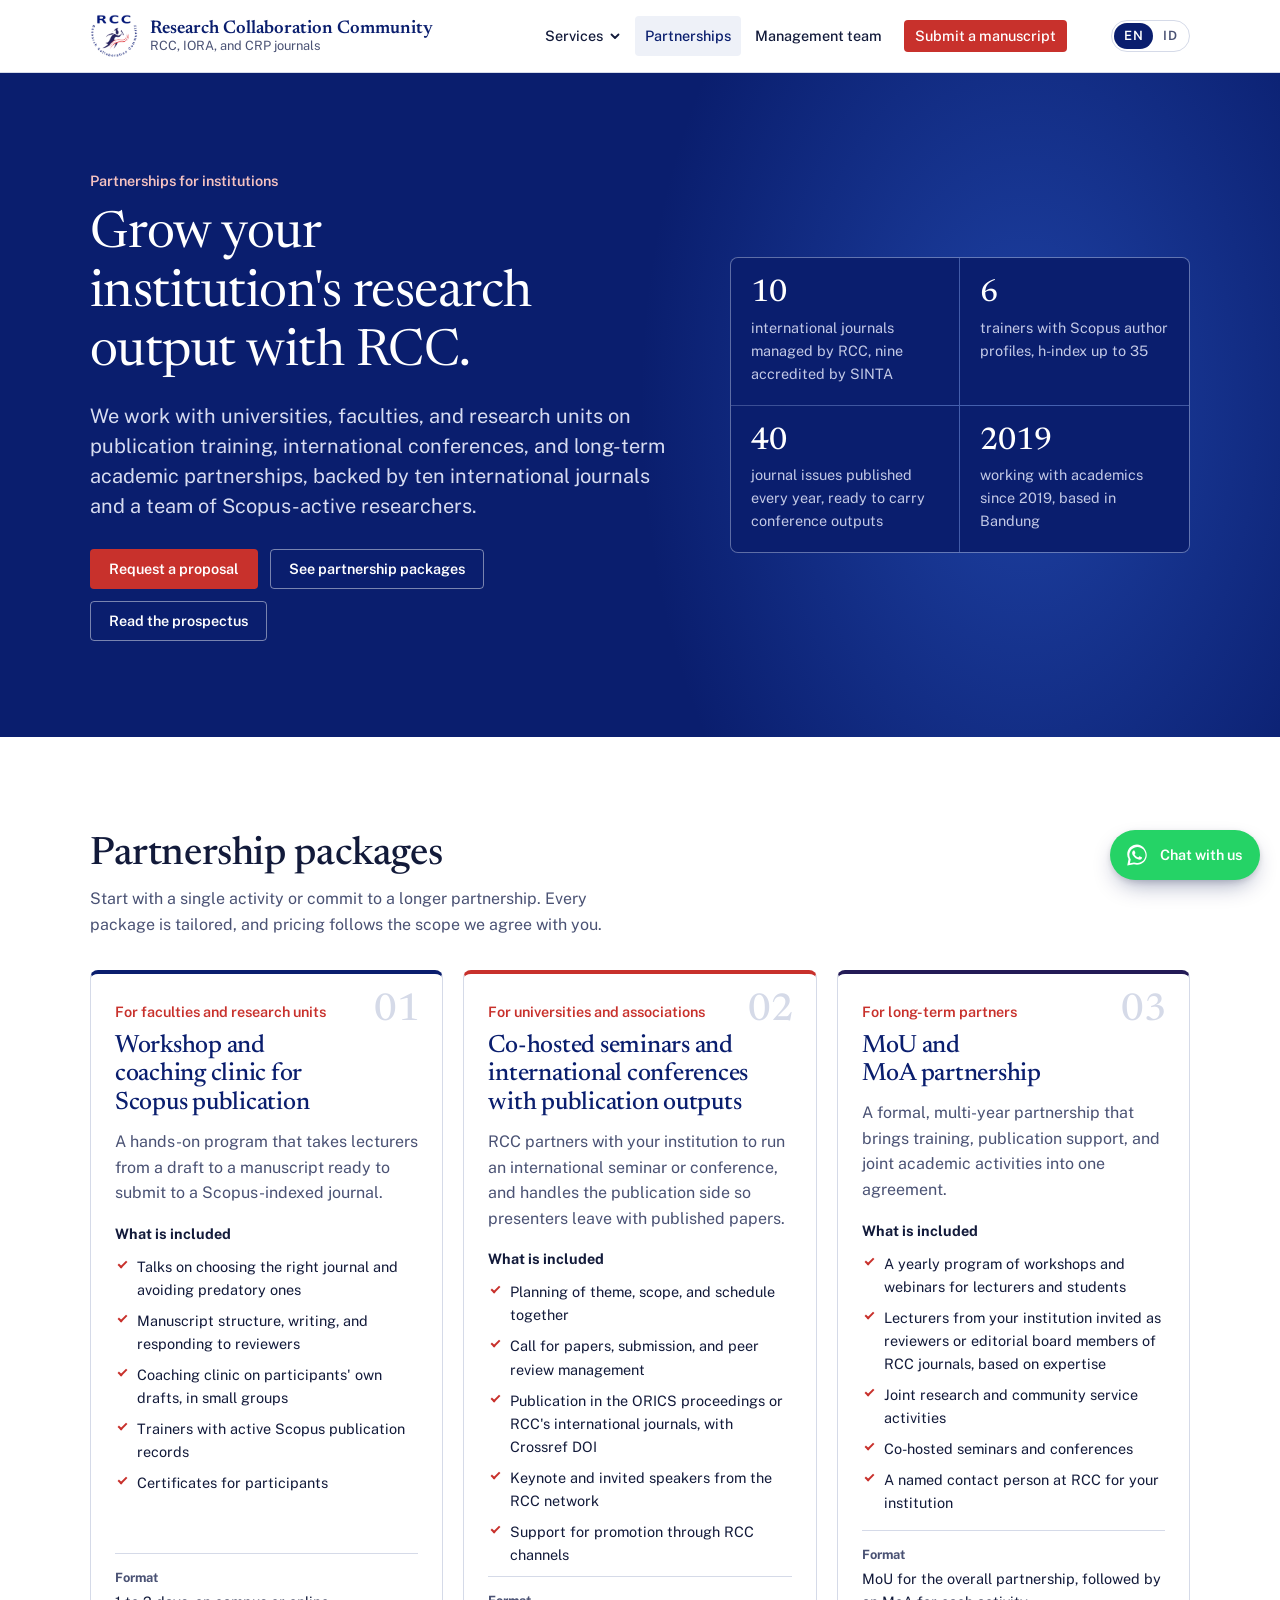
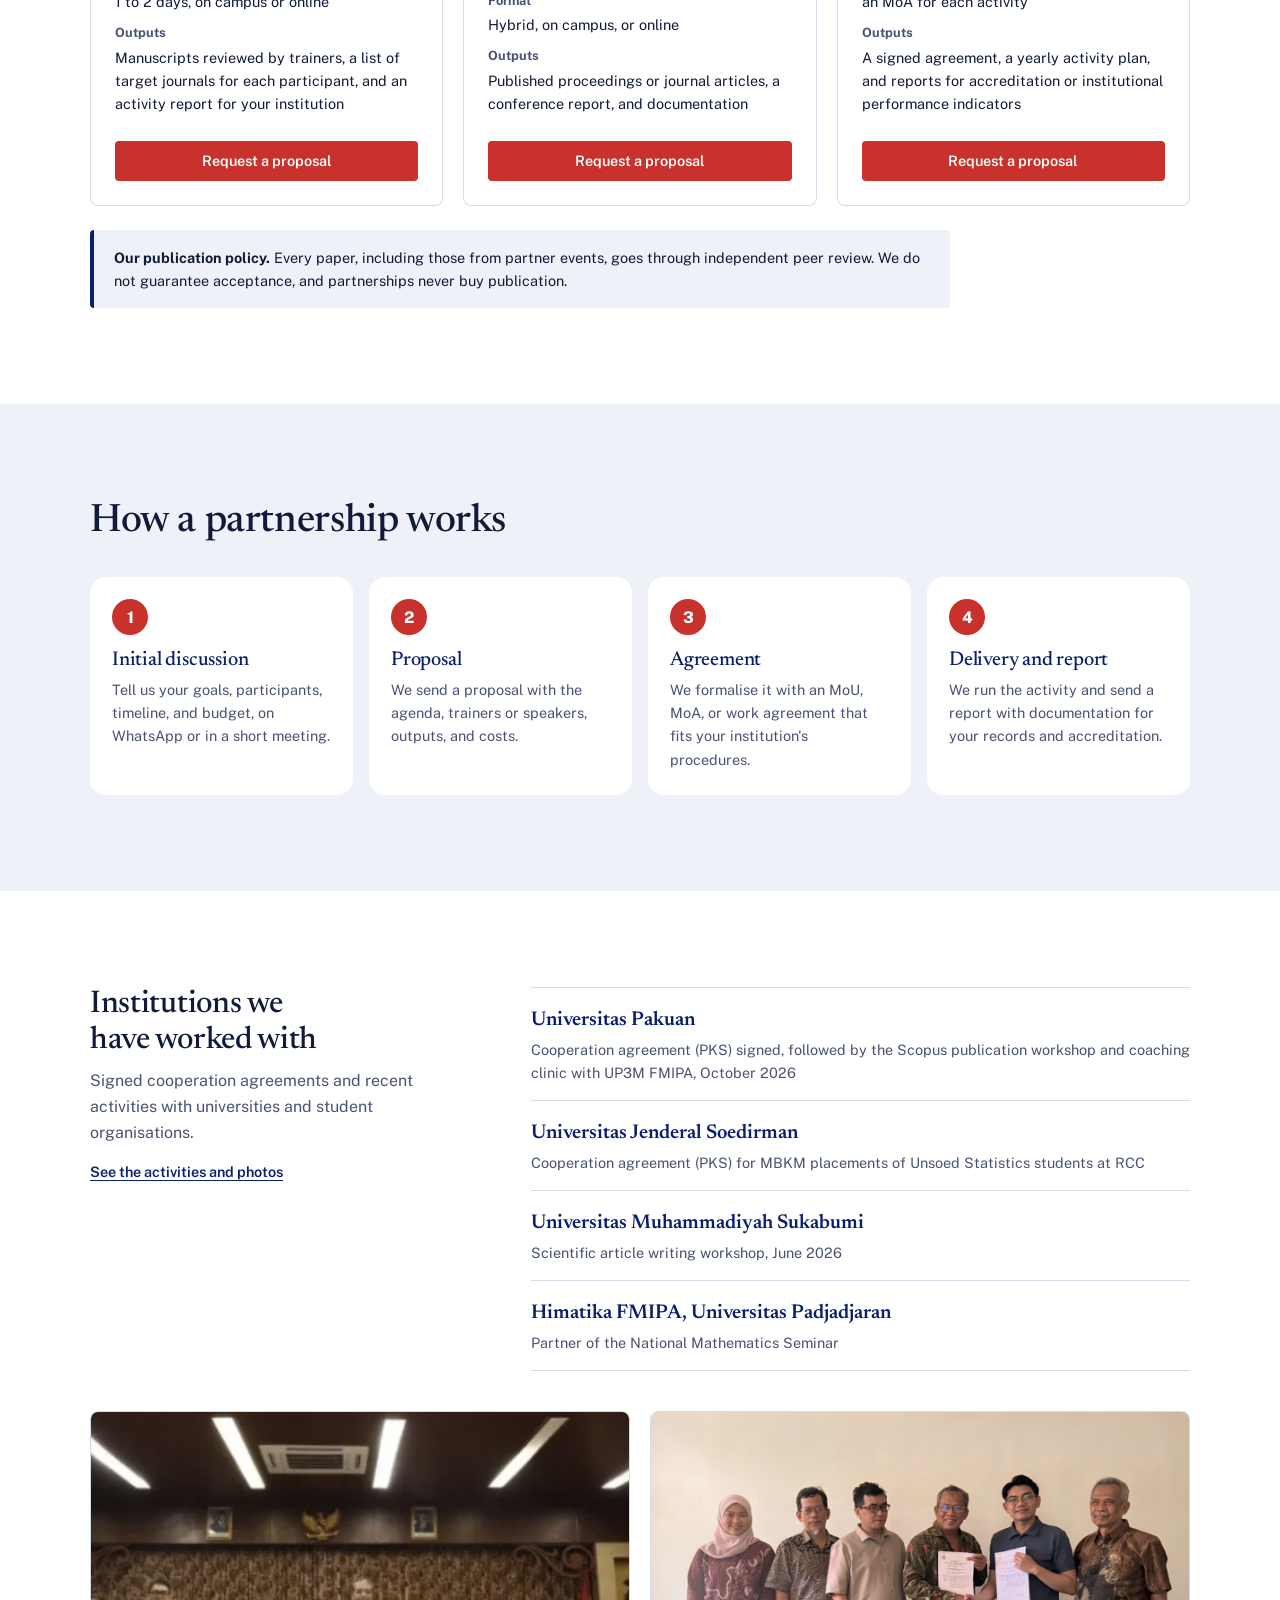
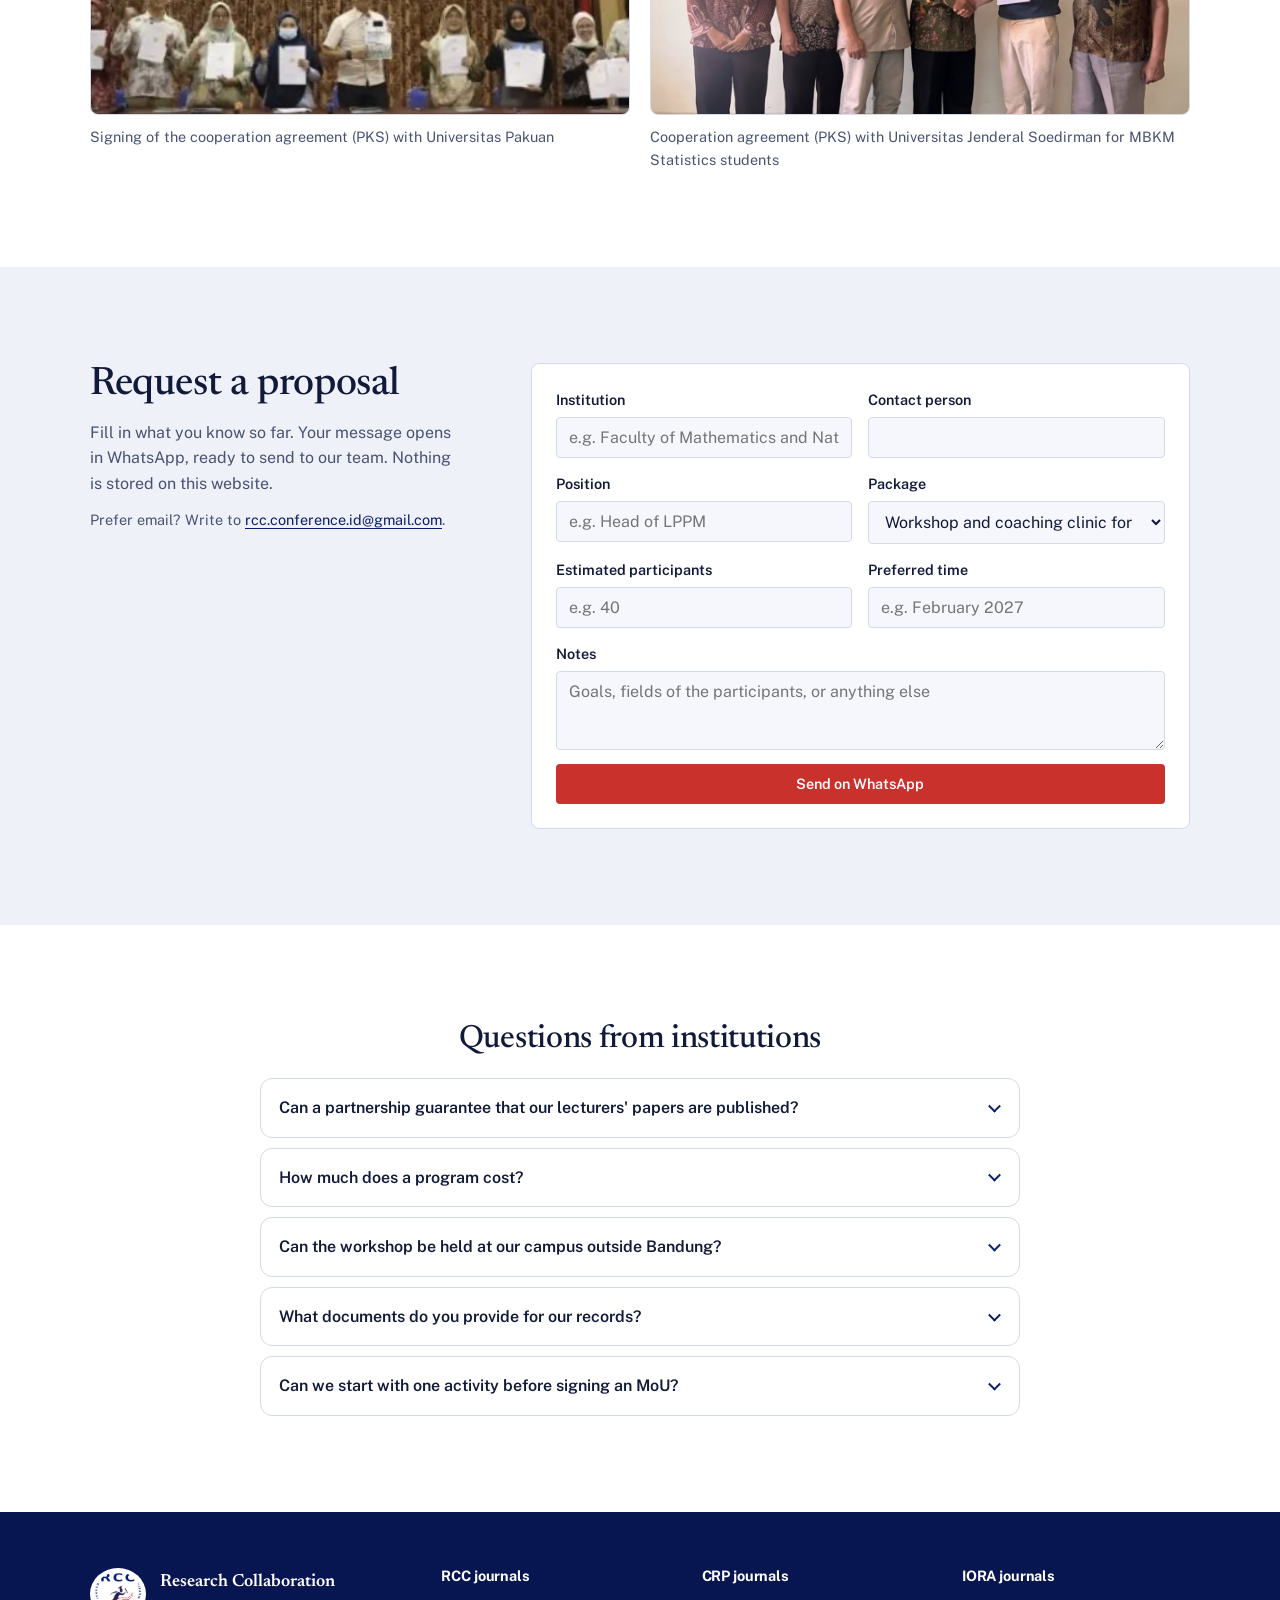
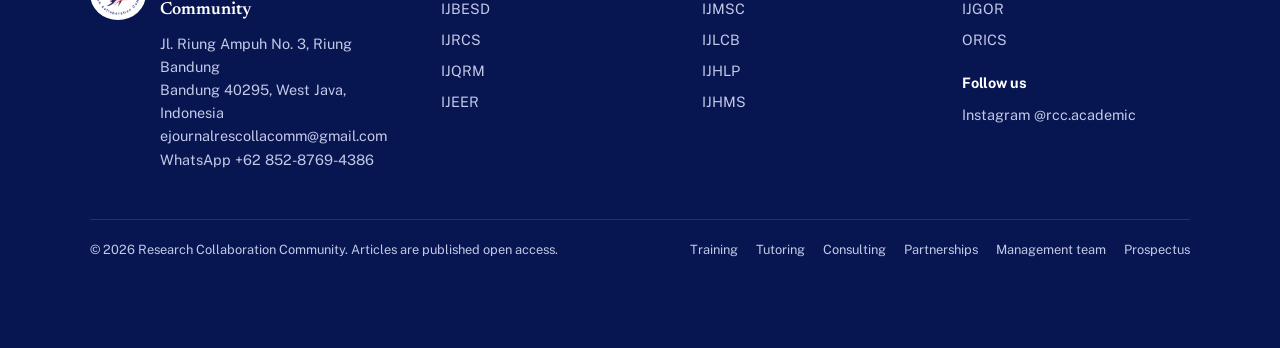
<file: kerjasama.html>
<!doctype html>
<html lang="en">
<head>
  <meta charset="utf-8">
  <meta name="viewport" content="width=device-width, initial-scale=1">
  <title data-i18n="meta.title.partner">Partnerships for Institutions | Research Collaboration Community</title>
  <meta name="description" data-i18n-attr="content:meta.desc.partner" content="Partner with RCC: Scopus publication workshops and coaching clinics, co-hosted international seminars and conferences with publication outputs, and long-term MoU/MoA partnerships.">
  <meta name="theme-color" content="#0a1e6e">
  <link rel="icon" href="/assets/rcc-logo.png">
  <link rel="preload" href="/assets/fonts/newsreader-latin-opsz-normal.woff2" as="font" type="font/woff2" crossorigin>
  <link rel="preload" href="/assets/fonts/public-sans-latin-wght-normal.woff2" as="font" type="font/woff2" crossorigin>
  <link rel="stylesheet" href="/assets/css/style.css?v=20261107b">
</head>
<body class="page-partner">
<a class="skip-link" href="#main" data-i18n="skip">Skip to content</a>

<header class="site-header">
  <div class="wrap">
    <a class="brand" href="/">
      <img src="/assets/rcc-logo.png" alt="" width="48" height="44">
      <span class="brand-name">Research Collaboration Community<small data-i18n="brand.sub">RCC, IORA, and CRP journals</small></span>
    </a>
    <button class="nav-toggle" type="button" aria-expanded="false" aria-controls="site-nav">Menu</button>
    <nav class="nav" id="site-nav" aria-label="Main" data-i18n-attr="aria-label:nav.label">
      <div class="nav-group">
        <button class="nav-drop" type="button" aria-expanded="false" aria-controls="nav-services"><span data-i18n="nav.services">Services</span><svg class="chev" width="12" height="12" viewBox="0 0 12 12" aria-hidden="true"><path d="M2.5 4.5 6 8l3.5-3.5" fill="none" stroke="currentColor" stroke-width="1.8" stroke-linecap="round" stroke-linejoin="round"/></svg></button>
        <div class="nav-menu" id="nav-services">
          <a href="/#journals"><b data-i18n="nav.journals">Journals</b><span data-i18n="nav.journals.d">Ten peer-reviewed, open-access international journals</span></a>
          <a href="/training"><b data-i18n="nav.training">Training</b><span data-i18n="nav.training.d">Scopus publication workshops, seminars and conferences</span></a>
          <a href="/bimbel"><b data-i18n="nav.bimbel">Tutoring</b><span data-i18n="nav.bimbel.d">Mathematics, English and science for school students</span></a>
          <a href="/konsultasi"><b data-i18n="nav.consult">Consulting</b><span data-i18n="nav.consult.d">Data analysis, article writing and systematic literature reviews</span></a>
        </div>
      </div>
      <a href="/kerjasama" aria-current="page" data-i18n="nav.partner">Partnerships</a>
      <a href="/team" data-i18n="nav.team">Management team</a>
      <a class="btn btn-primary" href="/#journals" data-i18n="nav.submit">Submit a manuscript</a>
    </nav>
    <div class="lang-switch" role="group" aria-label="Language" data-i18n-attr="aria-label:lang.label">
      <button type="button" data-lang="en" aria-pressed="true" lang="en" title="English">EN</button>
      <button type="button" data-lang="id" aria-pressed="false" lang="id" title="Bahasa Indonesia">ID</button>
    </div>
  </div>
</header>

<main id="main">

  <section class="pt-hero" aria-labelledby="pt-title">
    <div class="wrap pt-hero-grid">
      <div>
        <p class="tr-kicker" data-i18n="pt.kicker">Partnerships for institutions</p>
        <h1 id="pt-title" data-i18n="pt.title">Grow your institution's research output with RCC.</h1>
        <p class="tr-lede" data-i18n="pt.lede">We work with universities, faculties, and research units on publication training, international conferences, and long-term academic partnerships, backed by ten international journals and a team of Scopus-active researchers.</p>
        <div class="tr-actions">
          <a class="btn btn-primary" href="#request" data-i18n="pt.cta">Request a proposal</a>
          <a class="btn btn-light" href="#packages" data-i18n="pt.cta2">See partnership packages</a>
          <a class="btn btn-light" href="/prospectus" data-i18n="pp.read">Read the prospectus</a>
        </div>
      </div>
      <ul class="pt-proof">
        <li><strong>10</strong><span data-i18n="pt.p1">international journals managed by RCC, nine accredited by SINTA</span></li>
        <li><strong>6</strong><span data-i18n="pt.p2">trainers with Scopus author profiles, h-index up to 35</span></li>
        <li><strong>40</strong><span data-i18n="pt.p3">journal issues published every year, ready to carry conference outputs</span></li>
        <li><strong>2019</strong><span data-i18n="pt.p4">working with academics since 2019, based in Bandung</span></li>
      </ul>
    </div>
  </section>

  <section class="section pt-packages" id="packages" aria-labelledby="pk-title">
    <div class="wrap">
      <div class="section-head">
        <div>
          <h2 id="pk-title" data-i18n="pt.pk.title">Partnership packages</h2>
          <p data-i18n="pt.pk.lede">Start with a single activity or commit to a longer partnership. Every package is tailored, and pricing follows the scope we agree with you.</p>
        </div>
      </div>
      <div class="pk-grid">
        <article class="pk-card" id="pkg-ws">
          <p class="pk-num" aria-hidden="true">01</p>
          <p class="pk-label" data-i18n="pt.ws.label">For faculties and research units</p>
          <h3 data-i18n="pt.ws.title">Workshop and coaching clinic for Scopus publication</h3>
          <p class="pk-text" data-i18n="pt.ws.text">A hands-on program that takes lecturers from a draft to a manuscript ready to submit to a Scopus-indexed journal.</p>
          <h4 data-i18n="pt.inc">What is included</h4>
          <ul class="pk-list" data-i18n="pt.ws.inc"><li>Talks on choosing the right journal and avoiding predatory ones</li><li>Manuscript structure, writing, and responding to reviewers</li><li>Coaching clinic on participants' own drafts, in small groups</li><li>Trainers with active Scopus publication records</li><li>Certificates for participants</li></ul>
          <dl class="pk-meta">
            <div><dt data-i18n="pt.fmt">Format</dt><dd data-i18n="pt.ws.fmt">1 to 2 days, on campus or online</dd></div>
            <div><dt data-i18n="pt.out">Outputs</dt><dd data-i18n="pt.ws.out">Manuscripts reviewed by trainers, a list of target journals for each participant, and an activity report for your institution</dd></div>
          </dl>
          <a class="btn btn-primary pk-cta" href="#request" data-pkg="ws" data-i18n="pt.req">Request a proposal</a>
        </article>
        <article class="pk-card" id="pkg-conf">
          <p class="pk-num" aria-hidden="true">02</p>
          <p class="pk-label" data-i18n="pt.conf.label">For universities and associations</p>
          <h3 data-i18n="pt.conf.title">Co-hosted seminars and international conferences with publication outputs</h3>
          <p class="pk-text" data-i18n="pt.conf.text">RCC partners with your institution to run an international seminar or conference, and handles the publication side so presenters leave with published papers.</p>
          <h4 data-i18n="pt.inc">What is included</h4>
          <ul class="pk-list" data-i18n="pt.conf.inc"><li>Planning of theme, scope, and schedule together</li><li>Call for papers, submission, and peer review management</li><li>Publication in the ORICS proceedings or RCC's international journals, with Crossref DOI</li><li>Keynote and invited speakers from the RCC network</li><li>Support for promotion through RCC channels</li></ul>
          <dl class="pk-meta">
            <div><dt data-i18n="pt.fmt">Format</dt><dd data-i18n="pt.conf.fmt">Hybrid, on campus, or online</dd></div>
            <div><dt data-i18n="pt.out">Outputs</dt><dd data-i18n="pt.conf.out">Published proceedings or journal articles, a conference report, and documentation</dd></div>
          </dl>
          <a class="btn btn-primary pk-cta" href="#request" data-pkg="conf" data-i18n="pt.req">Request a proposal</a>
        </article>
        <article class="pk-card" id="pkg-mou">
          <p class="pk-num" aria-hidden="true">03</p>
          <p class="pk-label" data-i18n="pt.mou.label">For long-term partners</p>
          <h3 data-i18n="pt.mou.title">MoU and MoA partnership</h3>
          <p class="pk-text" data-i18n="pt.mou.text">A formal, multi-year partnership that brings training, publication support, and joint academic activities into one agreement.</p>
          <h4 data-i18n="pt.inc">What is included</h4>
          <ul class="pk-list" data-i18n="pt.mou.inc"><li>A yearly program of workshops and webinars for lecturers and students</li><li>Lecturers from your institution invited as reviewers or editorial board members of RCC journals, based on expertise</li><li>Joint research and community service activities</li><li>Co-hosted seminars and conferences</li><li>A named contact person at RCC for your institution</li></ul>
          <dl class="pk-meta">
            <div><dt data-i18n="pt.fmt">Format</dt><dd data-i18n="pt.mou.fmt">MoU for the overall partnership, followed by an MoA for each activity</dd></div>
            <div><dt data-i18n="pt.out">Outputs</dt><dd data-i18n="pt.mou.out">A signed agreement, a yearly activity plan, and reports for accreditation or institutional performance indicators</dd></div>
          </dl>
          <a class="btn btn-primary pk-cta" href="#request" data-pkg="mou" data-i18n="pt.req">Request a proposal</a>
        </article>
      </div>
      <p class="pk-ethics" data-i18n="pt.ethics"><strong>Our publication policy.</strong> Every paper, including those from partner events, goes through independent peer review. We do not guarantee acceptance, and partnerships never buy publication.</p>
    </div>
  </section>

  <section class="section section-mist pt-process" aria-labelledby="proc-title">
    <div class="wrap">
      <div class="section-head"><div><h2 id="proc-title" data-i18n="pt.proc.title">How a partnership works</h2></div></div>
      <ol class="steps steps-4">
        <li><h3 data-i18n="pt.s1.t">Initial discussion</h3><p data-i18n="pt.s1.p">Tell us your goals, participants, timeline, and budget, on WhatsApp or in a short meeting.</p></li>
        <li><h3 data-i18n="pt.s2.t">Proposal</h3><p data-i18n="pt.s2.p">We send a proposal with the agenda, trainers or speakers, outputs, and costs.</p></li>
        <li><h3 data-i18n="pt.s3.t">Agreement</h3><p data-i18n="pt.s3.p">We formalise it with an MoU, MoA, or work agreement that fits your institution's procedures.</p></li>
        <li><h3 data-i18n="pt.s4.t">Delivery and report</h3><p data-i18n="pt.s4.p">We run the activity and send a report with documentation for your records and accreditation.</p></li>
      </ol>
    </div>
  </section>

  <section class="section pt-partners" aria-labelledby="partners-title">
    <div class="wrap pt-partners-grid">
      <div>
        <h2 id="partners-title" data-i18n="pt.par.title">Institutions we have worked with</h2>
        <p data-i18n="pt.par.lede">Signed cooperation agreements and recent activities with universities and student organisations.</p>
        <a href="/training#past" data-i18n="pt.par.link">See the activities and photos</a>
      </div>
      <div class="pks-gallery">
        <figure>
          <a href="/assets/partners/pks-unpak.jpg" target="_blank" rel="noopener"><img src="/assets/partners/pks-unpak.jpg" alt="Signing of the cooperation agreement between RCC and Universitas Pakuan" width="634" height="291" loading="lazy" data-i18n-attr="alt:pt.pks1.alt"></a>
          <figcaption data-i18n="pt.pks1.cap">Signing of the cooperation agreement (PKS) with Universitas Pakuan</figcaption>
        </figure>
        <figure>
          <a href="/assets/partners/pks-unsoed.jpg" target="_blank" rel="noopener"><img src="/assets/partners/pks-unsoed.jpg" alt="RCC and Universitas Jenderal Soedirman representatives holding the signed cooperation agreement" width="1200" height="761" loading="lazy" data-i18n-attr="alt:pt.pks2.alt"></a>
          <figcaption data-i18n="pt.pks2.cap">Cooperation agreement (PKS) with Universitas Jenderal Soedirman for MBKM Statistics students</figcaption>
        </figure>
      </div>
      <ul class="partner-list">
        <li><strong>Universitas Pakuan</strong><span data-i18n="pt.par1">Cooperation agreement (PKS) signed, followed by the Scopus publication workshop and coaching clinic with UP3M FMIPA, October 2026</span></li>
        <li><strong>Universitas Jenderal Soedirman</strong><span data-i18n="pt.par4">Cooperation agreement (PKS) for MBKM placements of Unsoed Statistics students at RCC</span></li>
        <li><strong>Universitas Muhammadiyah Sukabumi</strong><span data-i18n="pt.par2">Scientific article writing workshop, June 2026</span></li>
        <li><strong>Himatika FMIPA, Universitas Padjadjaran</strong><span data-i18n="pt.par3">Partner of the National Mathematics Seminar</span></li>
      </ul>
    </div>
  </section>

  <section class="section section-mist pt-request" id="request" aria-labelledby="req-title">
    <div class="wrap pt-request-grid">
      <div>
        <h2 id="req-title" data-i18n="pt.req.title">Request a proposal</h2>
        <p data-i18n="pt.req.lede">Fill in what you know so far. Your message opens in WhatsApp, ready to send to our team. Nothing is stored on this website.</p>
        <p class="pt-alt" data-i18n="pt.req.alt">Prefer email? Write to <a href="mailto:rcc.conference.id@gmail.com">rcc.conference.id@gmail.com</a>.</p>
      </div>
      <form class="pt-form" id="partner-form">
        <label><span data-i18n="pt.f.inst">Institution</span><input name="inst" required autocomplete="organization" placeholder="e.g. Faculty of Mathematics and Natural Sciences, Universitas …" data-i18n-attr="placeholder:pt.f.instPh"></label>
        <label><span data-i18n="pt.f.name">Contact person</span><input name="name" required autocomplete="name"></label>
        <label><span data-i18n="pt.f.role">Position</span><input name="role" placeholder="e.g. Head of LPPM" data-i18n-attr="placeholder:pt.f.rolePh"></label>
        <label><span data-i18n="pt.f.pkg">Package</span>
          <select name="pkg" required>
            <option value="ws" data-i18n="pt.ws.title">Workshop and coaching clinic for Scopus publication</option>
            <option value="conf" data-i18n="pt.conf.short">Co-hosted seminar or international conference</option>
            <option value="mou" data-i18n="pt.mou.title">MoU and MoA partnership</option>
            <option value="other" data-i18n="pt.f.other">Not sure yet, I would like advice</option>
          </select>
        </label>
        <label><span data-i18n="pt.f.size">Estimated participants</span><input name="size" inputmode="numeric" placeholder="e.g. 40" data-i18n-attr="placeholder:pt.f.sizePh"></label>
        <label><span data-i18n="pt.f.when">Preferred time</span><input name="when" placeholder="e.g. February 2027" data-i18n-attr="placeholder:pt.f.whenPh"></label>
        <label class="pt-wide"><span data-i18n="pt.f.note">Notes</span><textarea name="note" rows="3" placeholder="Goals, fields of the participants, or anything else" data-i18n-attr="placeholder:pt.f.notePh"></textarea></label>
        <button class="btn btn-primary pt-wide" type="submit" data-i18n="pt.f.submit">Send on WhatsApp</button>
      </form>
    </div>
  </section>

  <section class="section bb-faq" aria-labelledby="pfaq-title">
    <div class="wrap">
      <h2 id="pfaq-title" data-i18n="pt.faq.title">Questions from institutions</h2>
      <div class="faq">
        <details><summary data-i18n="pt.q1">Can a partnership guarantee that our lecturers' papers are published?</summary><p data-i18n="pt.a1">No. Every paper goes through peer review, and editorial decisions are independent of any partnership. What we do is help authors prepare stronger manuscripts and choose suitable journals.</p></details>
        <details><summary data-i18n="pt.q2">How much does a program cost?</summary><p data-i18n="pt.a2">It depends on the duration, number of participants, format, and location. We send a detailed quotation with the proposal, after the initial discussion.</p></details>
        <details><summary data-i18n="pt.q3">Can the workshop be held at our campus outside Bandung?</summary><p data-i18n="pt.a3">Yes. We have run programs in Bogor and Sukabumi, and online sessions can reach any location.</p></details>
        <details><summary data-i18n="pt.q4">What documents do you provide for our records?</summary><p data-i18n="pt.a4">Depending on the package: the MoU or MoA, an activity report with documentation, attendance lists, and certificates for participants.</p></details>
        <details><summary data-i18n="pt.q5">Can we start with one activity before signing an MoU?</summary><p data-i18n="pt.a5">Yes. Many partners begin with a single workshop, then formalise a longer partnership once they have seen the results.</p></details>
      </div>
    </div>
  </section>

</main>

<footer class="site-footer" id="contact">
  <div class="wrap">
    <div class="footer-grid">
      <div class="footer-brand">
        <img src="/assets/rcc-logo.png" alt="" width="56" height="56">
        <div>
          <strong>Research Collaboration Community</strong>
          <address data-i18n="foot.address">
            Jl. Riung Ampuh No. 3, Riung Bandung<br>
            Bandung 40295, West Java, Indonesia<br>
            <a href="mailto:ejournalrescollacomm@gmail.com">ejournalrescollacomm@gmail.com</a><br>
            <a href="https://wa.me/6285287694386" target="_blank" rel="noopener">WhatsApp +62 852-8769-4386</a>
          </address>
        </div>
      </div>
      <div>
        <h2 data-i18n="foot.rcc">RCC journals</h2>
        <ul>
          <li><a href="https://journal.rescollacomm.com/index.php/ijbesd/index">IJBESD</a></li>
          <li><a href="https://journal.rescollacomm.com/index.php/ijrcs/index">IJRCS</a></li>
          <li><a href="https://journal.rescollacomm.com/index.php/ijqrm/index">IJQRM</a></li>
          <li><a href="https://journal.rescollacomm.com/index.php/ijeer/index">IJEER</a></li>
        </ul>
      </div>
      <div>
        <h2 data-i18n="foot.crp">CRP journals</h2>
        <ul>
          <li><a href="https://ejournal.corespub.com/index.php/ijmsc/index">IJMSC</a></li>
          <li><a href="https://ejournal.corespub.com/index.php/ijlcb/index">IJLCB</a></li>
          <li><a href="https://ejournal.corespub.com/index.php/ijhlp/index">IJHLP</a></li>
          <li><a href="https://ejournal.corespub.com/index.php/ijhms/index">IJHMS</a></li>
        </ul>
      </div>
      <div>
        <h2 data-i18n="foot.iora">IORA journals</h2>
        <ul>
          <li><a href="https://www.iorajournal.org/index.php/ijgor/index">IJGOR</a></li>
          <li><a href="https://www.iorajournal.org/index.php/orics">ORICS</a></li>
        </ul>
        <h2 style="margin-top:24px" data-i18n="foot.follow">Follow us</h2>
        <ul>
          <li><a href="https://www.instagram.com/rcc.academic/">Instagram @rcc.academic</a></li>
        </ul>
      </div>
    </div>
    <div class="footer-bottom">
      <span>© <span id="year">2026</span> Research Collaboration Community. <span data-i18n="foot.oa">Articles are published open access.</span></span>
      <nav class="footer-links" aria-label="Pages"><a href="/training" data-i18n="nav.training">Training</a><a href="/bimbel" data-i18n="nav.bimbel">Tutoring</a><a href="/konsultasi" data-i18n="nav.consult">Consulting</a><a href="/kerjasama" data-i18n="nav.partner">Partnerships</a><a href="/team" data-i18n="nav.team">Management team</a><a href="/prospectus" data-i18n="nav.prospectus">Prospectus</a></nav>
    </div>
  </div>
</footer>

<a class="wa-float" href="https://wa.me/6285287694386?text=Hello%20RCC%2C%20I%20have%20a%20question." target="_blank" rel="noopener" aria-label="Chat with RCC on WhatsApp" data-i18n-attr="href:wa.href|aria-label:wa.label">
  <svg width="26" height="26" viewBox="0 0 32 32" aria-hidden="true"><path fill="currentColor" d="M16.04 3C9.4 3 4 8.36 4 14.97c0 2.11.56 4.17 1.62 5.99L4 29l8.25-1.6a12.1 12.1 0 0 0 3.79.6C22.68 28 28 22.64 28 16.03 28 9.42 22.68 3 16.04 3Zm0 22.9c-1.24 0-2.46-.2-3.62-.6l-.26-.09-4.9.95.98-4.75-.17-.28a9.83 9.83 0 0 1-1.5-5.16c0-5.46 4.48-9.9 9.99-9.9 5.48 0 9.94 4.44 9.94 10.02 0 5.42-4.46 9.81-9.94 9.81Zm5.45-7.36c-.3-.15-1.77-.87-2.04-.97-.27-.1-.47-.15-.67.15-.2.3-.77.96-.94 1.16-.17.2-.35.22-.65.07-.3-.15-1.26-.46-2.4-1.47-.89-.79-1.49-1.76-1.66-2.06-.17-.3-.02-.46.13-.6.13-.13.3-.35.45-.52.15-.17.2-.3.3-.5.1-.2.05-.37-.02-.52-.08-.15-.67-1.6-.92-2.2-.24-.57-.49-.5-.67-.5h-.57c-.2 0-.52.07-.8.37-.27.3-1.04 1.01-1.04 2.47 0 1.46 1.07 2.87 1.21 3.07.15.2 2.1 3.2 5.08 4.48.71.31 1.27.49 1.7.63.71.22 1.36.19 1.88.12.57-.09 1.77-.72 2.02-1.42.25-.7.25-1.3.17-1.42-.07-.12-.27-.2-.57-.35Z"/></svg>
  <span class="wa-text" data-i18n="wa.text">Chat with us</span>
</a>
<script src="/assets/js/i18n.js?v=20261107b"></script>
<script src="/assets/js/main.js?v=20261107b"></script>
<script src="/assets/js/partner.js?v=20261107b"></script>
</body>
</html>
</file>
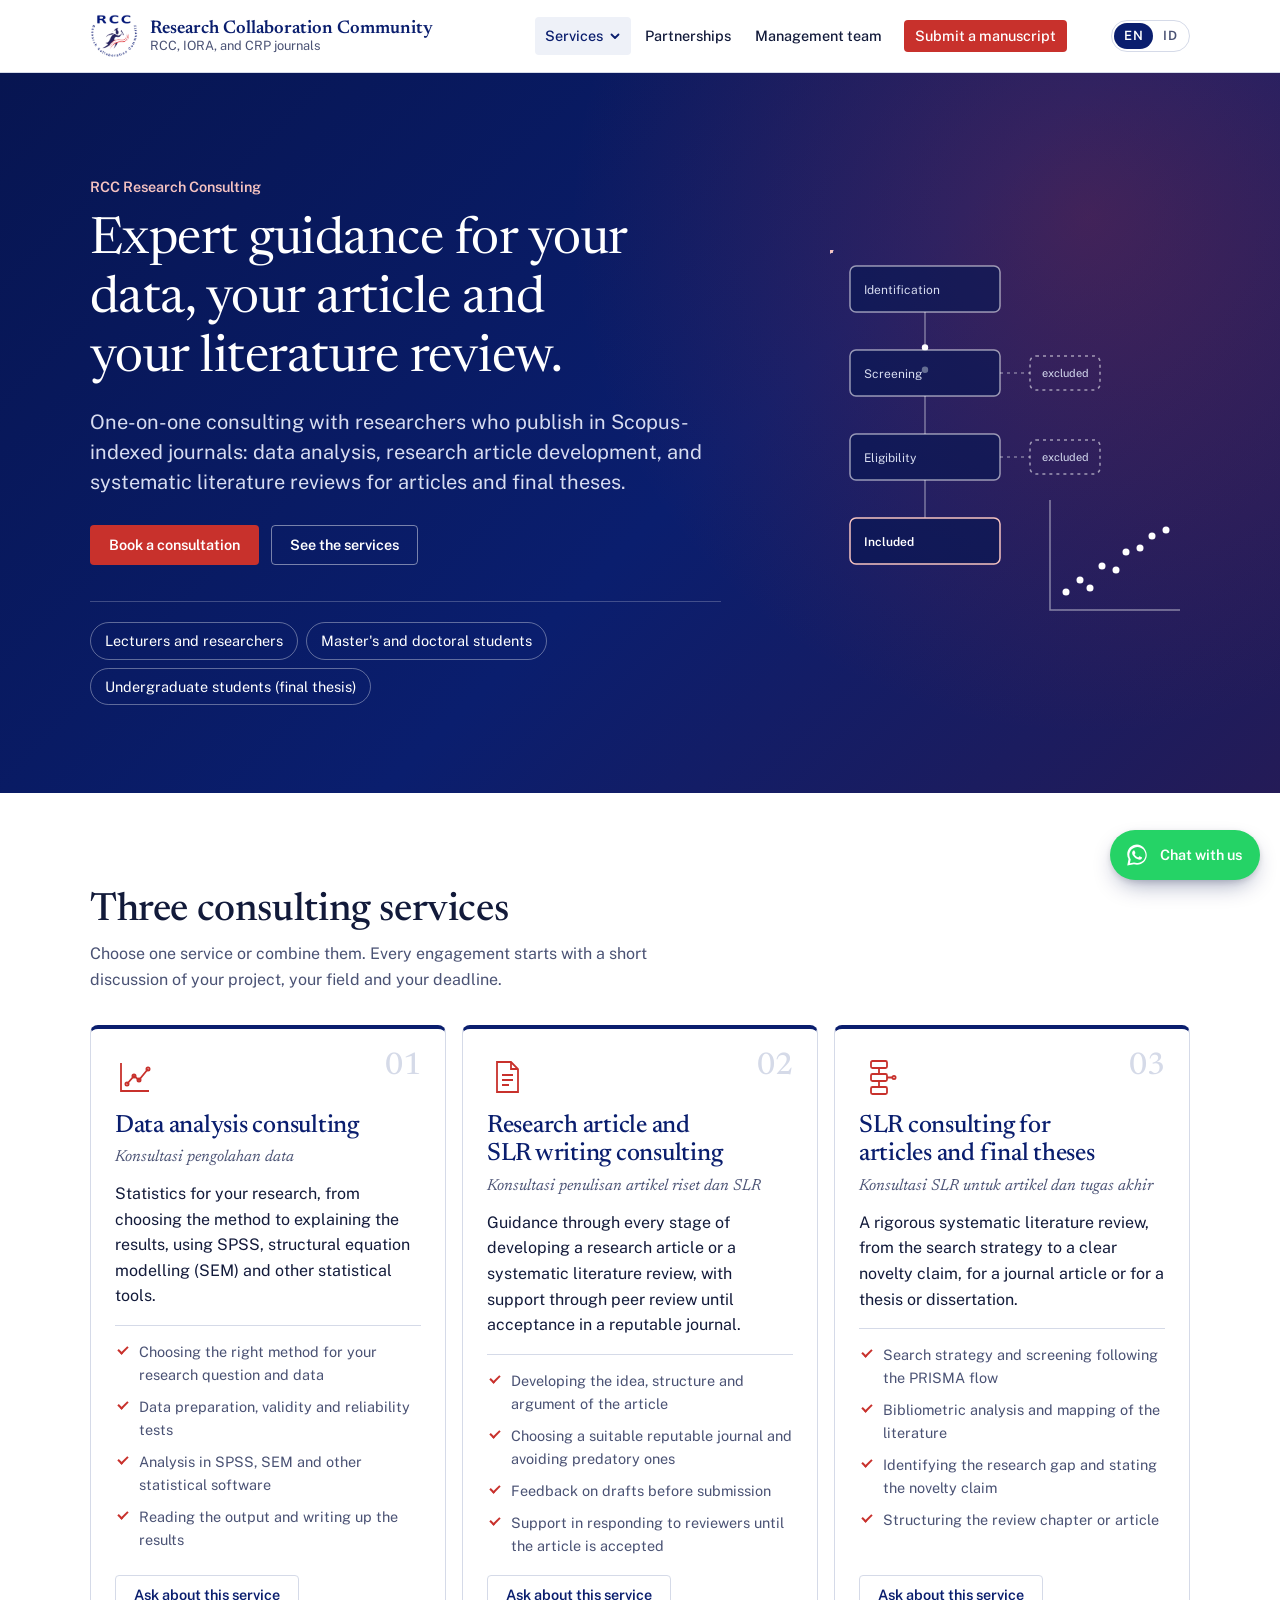
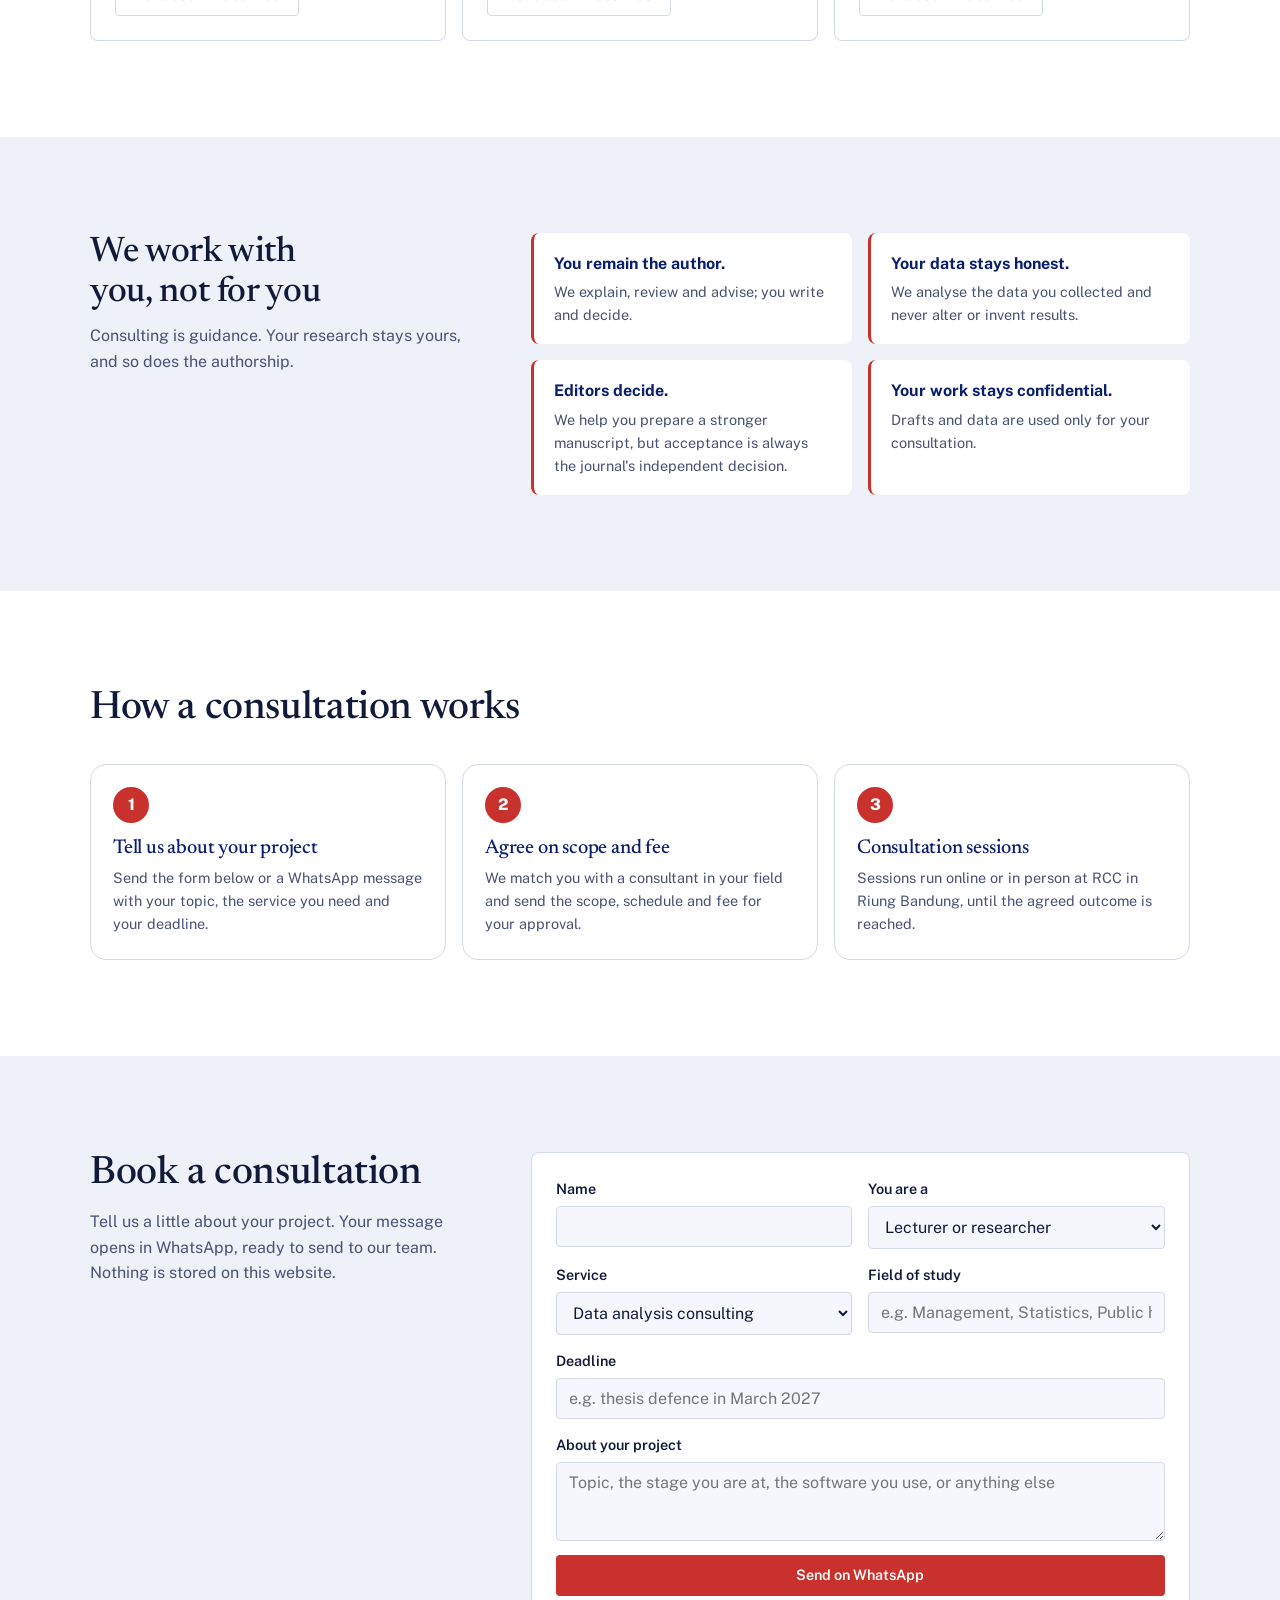
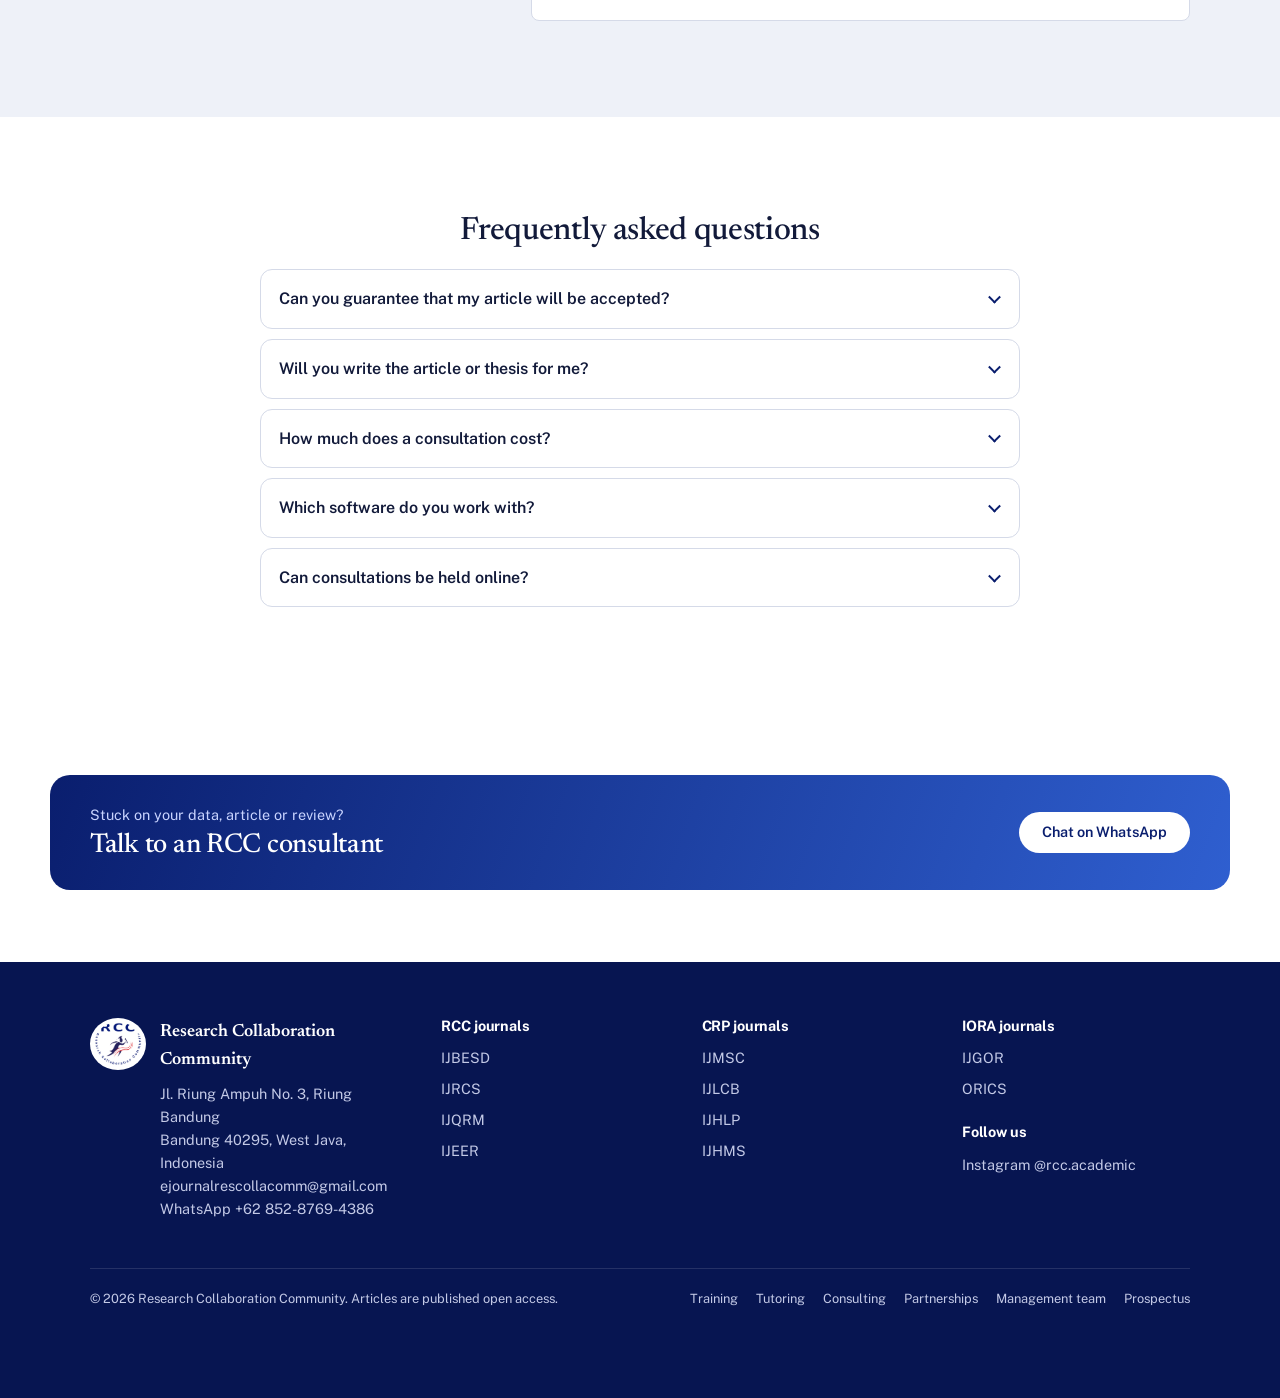
<file: konsultasi.html>
<!doctype html>
<html lang="en">
<head>
  <meta charset="utf-8">
  <meta name="viewport" content="width=device-width, initial-scale=1">
  <title data-i18n="meta.title.consult">Research Consulting | Research Collaboration Community</title>
  <meta name="description" data-i18n-attr="content:meta.desc.consult" content="Research consulting from RCC: data analysis with SPSS and SEM, research article and systematic literature review development, and SLR for articles and theses with PRISMA, bibliometric analysis and novelty claims.">
  <meta name="theme-color" content="#0a1e6e">
  <link rel="icon" href="/assets/rcc-logo.png">
  <link rel="preload" href="/assets/fonts/newsreader-latin-opsz-normal.woff2" as="font" type="font/woff2" crossorigin>
  <link rel="preload" href="/assets/fonts/public-sans-latin-wght-normal.woff2" as="font" type="font/woff2" crossorigin>
  <link rel="stylesheet" href="/assets/css/style.css?v=20261107b">
</head>
<body class="page-training page-consult">
<a class="skip-link" href="#main" data-i18n="skip">Skip to content</a>

<header class="site-header">
  <div class="wrap">
    <a class="brand" href="/">
      <img src="/assets/rcc-logo.png" alt="" width="48" height="44">
      <span class="brand-name">Research Collaboration Community<small data-i18n="brand.sub">RCC, IORA, and CRP journals</small></span>
    </a>
    <button class="nav-toggle" type="button" aria-expanded="false" aria-controls="site-nav">Menu</button>
    <nav class="nav" id="site-nav" aria-label="Main" data-i18n-attr="aria-label:nav.label">
      <div class="nav-group">
        <button class="nav-drop is-current" type="button" aria-expanded="false" aria-controls="nav-services"><span data-i18n="nav.services">Services</span><svg class="chev" width="12" height="12" viewBox="0 0 12 12" aria-hidden="true"><path d="M2.5 4.5 6 8l3.5-3.5" fill="none" stroke="currentColor" stroke-width="1.8" stroke-linecap="round" stroke-linejoin="round"/></svg></button>
        <div class="nav-menu" id="nav-services">
          <a href="/#journals"><b data-i18n="nav.journals">Journals</b><span data-i18n="nav.journals.d">Ten peer-reviewed, open-access international journals</span></a>
          <a href="/training"><b data-i18n="nav.training">Training</b><span data-i18n="nav.training.d">Scopus publication workshops, seminars and conferences</span></a>
          <a href="/bimbel"><b data-i18n="nav.bimbel">Tutoring</b><span data-i18n="nav.bimbel.d">Mathematics, English and science for school students</span></a>
          <a href="/konsultasi" aria-current="page"><b data-i18n="nav.consult">Consulting</b><span data-i18n="nav.consult.d">Data analysis, article writing and systematic literature reviews</span></a>
        </div>
      </div>
      <a href="/kerjasama" data-i18n="nav.partner">Partnerships</a>
      <a href="/team" data-i18n="nav.team">Management team</a>
      <a class="btn btn-primary" href="/#journals" data-i18n="nav.submit">Submit a manuscript</a>
    </nav>
    <div class="lang-switch" role="group" aria-label="Language" data-i18n-attr="aria-label:lang.label">
      <button type="button" data-lang="en" aria-pressed="true" lang="en" title="English">EN</button>
      <button type="button" data-lang="id" aria-pressed="false" lang="id" title="Bahasa Indonesia">ID</button>
    </div>
  </div>
</header>

<main id="main">

  <!-- Hero -->
  <section class="cs-hero" aria-labelledby="cs-title">
    <div class="wrap cs-hero-inner">
      <div class="cs-hero-copy">
        <p class="tr-kicker" data-i18n="cs.kicker">RCC Research Consulting</p>
        <h1 id="cs-title" data-i18n="cs.title">Expert guidance for your data, your article and your literature review.</h1>
        <p class="tr-lede" data-i18n="cs.lede">One-on-one consulting with researchers who publish in Scopus-indexed journals: data analysis, research article development, and systematic literature reviews for articles and final theses.</p>
        <div class="tr-actions">
          <a class="btn btn-primary" href="#request" data-i18n="cs.cta">Book a consultation</a>
          <a class="btn btn-light" href="#services-cs" data-i18n="cs.cta2">See the services</a>
        </div>
        <ul class="cs-for" aria-label="Who it is for" data-i18n-attr="aria-label:cs.for.label" data-i18n="cs.for">
          <li>Lecturers and researchers</li><li>Master's and doctoral students</li><li>Undergraduate students (final thesis)</li>
        </ul>
      </div>
      <!-- Decorative, animated: a PRISMA-style flow beside a small scatter plot -->
      <svg class="cs-hero-art" viewBox="0 0 360 380" aria-hidden="true">
        <!-- Connectors, with a flowing dash on the "excluded" branches -->
        <g fill="none" stroke="rgba(255,255,255,.4)" stroke-width="1.5">
          <path d="M95 62v38M95 146v38M95 230v38"/>
          <path class="cs-flow" d="M170 123h30M170 207h30" stroke-dasharray="3 4"/>
        </g>
        <!-- Records travelling through the PRISMA flow; some are screened out -->
        <g class="cs-particles" fill="#fff">
          <circle r="3.2"><animateMotion dur="3.2s" begin="0s" repeatCount="indefinite" path="M95 30V291"/><animate attributeName="opacity" dur="3.2s" begin="0s" repeatCount="indefinite" values="0;1;1;0" keyTimes="0;.1;.85;1"/></circle>
          <circle r="3.2"><animateMotion dur="1.9s" begin=".55s" repeatCount="indefinite" path="M95 30V123H235"/><animate attributeName="opacity" dur="1.9s" begin=".55s" repeatCount="indefinite" values="0;1;1;0" keyTimes="0;.1;.8;1"/></circle>
          <circle r="3.2"><animateMotion dur="3.2s" begin="1.1s" repeatCount="indefinite" path="M95 30V291"/><animate attributeName="opacity" dur="3.2s" begin="1.1s" repeatCount="indefinite" values="0;1;1;0" keyTimes="0;.1;.85;1"/></circle>
          <circle r="3.2"><animateMotion dur="2.6s" begin="1.65s" repeatCount="indefinite" path="M95 30V207H235"/><animate attributeName="opacity" dur="2.6s" begin="1.65s" repeatCount="indefinite" values="0;1;1;0" keyTimes="0;.1;.8;1"/></circle>
          <circle r="3.2"><animateMotion dur="1.9s" begin="2.2s" repeatCount="indefinite" path="M95 30V123H235"/><animate attributeName="opacity" dur="1.9s" begin="2.2s" repeatCount="indefinite" values="0;1;1;0" keyTimes="0;.1;.8;1"/></circle>
          <circle r="3.2" fill="#f6c3c1"><animateMotion dur="3.2s" begin="2.75s" repeatCount="indefinite" path="M95 30V291"/><animate attributeName="opacity" dur="3.2s" begin="2.75s" repeatCount="indefinite" values="0;1;1;0" keyTimes="0;.1;.85;1"/></circle>
        </g>
        <!-- Stage boxes (translucent, so records are seen passing through) -->
        <g stroke="rgba(255,255,255,.55)" stroke-width="1.5" fill="rgba(7,21,81,.62)">
          <rect class="cs-box" style="--d:0s" x="20" y="16" width="150" height="46" rx="6"/>
          <rect class="cs-box" style="--d:.8s" x="20" y="100" width="150" height="46" rx="6"/>
          <rect class="cs-box" style="--d:1.6s" x="20" y="184" width="150" height="46" rx="6"/>
          <rect class="cs-box cs-box-in" style="--d:2.4s" x="20" y="268" width="150" height="46" rx="6" stroke="#f6c3c1"/>
          <rect x="200" y="106" width="70" height="34" rx="6" stroke-dasharray="3 4" fill="none"/>
          <rect x="200" y="190" width="70" height="34" rx="6" stroke-dasharray="3 4" fill="none"/>
        </g>
        <g font-family="Public Sans, sans-serif" font-size="12" fill="#d7dcf0">
          <text x="34" y="44">Identification</text>
          <text x="34" y="128">Screening</text>
          <text x="34" y="212">Eligibility</text>
          <text x="34" y="296" fill="#fff" font-weight="600">Included</text>
          <text x="212" y="127" font-size="11">excluded</text>
          <text x="212" y="211" font-size="11">excluded</text>
        </g>
        <!-- Scatter plot: points appear one by one, then the fitted line is drawn -->
        <g transform="translate(220 250)">
          <path d="M0 0v110h130" fill="none" stroke="rgba(255,255,255,.45)" stroke-width="1.5"/>
          <g fill="#fff">
            <circle class="cs-dot" style="--i:0" cx="16" cy="92" r="3.5"/><circle class="cs-dot" style="--i:1" cx="30" cy="80" r="3.5"/><circle class="cs-dot" style="--i:2" cx="40" cy="88" r="3.5"/>
            <circle class="cs-dot" style="--i:3" cx="52" cy="66" r="3.5"/><circle class="cs-dot" style="--i:4" cx="66" cy="70" r="3.5"/><circle class="cs-dot" style="--i:5" cx="76" cy="52" r="3.5"/>
            <circle class="cs-dot" style="--i:6" cx="90" cy="48" r="3.5"/><circle class="cs-dot" style="--i:7" cx="102" cy="36" r="3.5"/><circle class="cs-dot" style="--i:8" cx="116" cy="30" r="3.5"/>
          </g>
          <path class="cs-fit" d="M8 98 122 22" stroke="#c8312c" stroke-width="2.5" stroke-linecap="round"/>
        </g>
      </svg>
    </div>
  </section>

  <!-- Services -->
  <section class="section" id="services-cs" aria-labelledby="cs-svc-title">
    <div class="wrap">
      <div class="section-head">
        <div>
          <h2 id="cs-svc-title" data-i18n="cs.svc.title">Three consulting services</h2>
          <p data-i18n="cs.svc.lede">Choose one service or combine them. Every engagement starts with a short discussion of your project, your field and your deadline.</p>
        </div>
      </div>
      <div class="cs-grid">
        <article class="cs-card">
          <svg class="service-icon" width="40" height="40" viewBox="0 0 40 40" fill="none" stroke="currentColor" stroke-width="1.8" aria-hidden="true"><path d="M6 6v28h28"/><path d="M12 27l7-8 5 4 9-11"/><circle cx="12" cy="27" r="1.6"/><circle cx="19" cy="19" r="1.6"/><circle cx="24" cy="23" r="1.6"/><circle cx="33" cy="12" r="1.6"/></svg>
          <p class="cs-num">01</p>
          <h3 data-i18n="cs.s1.title">Data analysis consulting</h3>
          <p class="service-id" lang="id">Konsultasi pengolahan data</p>
          <p data-i18n="cs.s1.text">Statistics for your research, from choosing the method to explaining the results, using SPSS, structural equation modelling (SEM) and other statistical tools.</p>
          <ul class="cs-points" data-i18n="cs.s1.points">
            <li>Choosing the right method for your research question and data</li>
            <li>Data preparation, validity and reliability tests</li>
            <li>Analysis in SPSS, SEM and other statistical software</li>
            <li>Reading the output and writing up the results</li>
          </ul>
          <button class="btn btn-ghost cs-ask" type="button" data-svc="data" data-i18n="cs.ask">Ask about this service</button>
        </article>
        <article class="cs-card">
          <svg class="service-icon" width="40" height="40" viewBox="0 0 40 40" fill="none" stroke="currentColor" stroke-width="1.8" aria-hidden="true"><path d="M10 5h14l7 7v23H10z"/><path d="M24 5v7h7"/><path d="M15 18h11M15 23h11M15 28h7"/></svg>
          <p class="cs-num">02</p>
          <h3 data-i18n="cs.s2.title">Research article and SLR writing consulting</h3>
          <p class="service-id" lang="id">Konsultasi penulisan artikel riset dan SLR</p>
          <p data-i18n="cs.s2.text">Guidance through every stage of developing a research article or a systematic literature review, with support through peer review until acceptance in a reputable journal.</p>
          <ul class="cs-points" data-i18n="cs.s2.points">
            <li>Developing the idea, structure and argument of the article</li>
            <li>Choosing a suitable reputable journal and avoiding predatory ones</li>
            <li>Feedback on drafts before submission</li>
            <li>Support in responding to reviewers until the article is accepted</li>
          </ul>
          <button class="btn btn-ghost cs-ask" type="button" data-svc="article" data-i18n="cs.ask">Ask about this service</button>
        </article>
        <article class="cs-card">
          <svg class="service-icon" width="40" height="40" viewBox="0 0 40 40" fill="none" stroke="currentColor" stroke-width="1.8" aria-hidden="true"><rect x="12" y="4" width="16" height="7" rx="1.5"/><rect x="12" y="17" width="16" height="7" rx="1.5"/><rect x="12" y="30" width="16" height="7" rx="1.5"/><path d="M20 11v6M20 24v6M28 20.5h6"/><circle cx="35" cy="20.5" r="1.6"/></svg>
          <p class="cs-num">03</p>
          <h3 data-i18n="cs.s3.title">SLR consulting for articles and final theses</h3>
          <p class="service-id" lang="id">Konsultasi SLR untuk artikel dan tugas akhir</p>
          <p data-i18n="cs.s3.text">A rigorous systematic literature review, from the search strategy to a clear novelty claim, for a journal article or for a thesis or dissertation.</p>
          <ul class="cs-points" data-i18n="cs.s3.points">
            <li>Search strategy and screening following the PRISMA flow</li>
            <li>Bibliometric analysis and mapping of the literature</li>
            <li>Identifying the research gap and stating the novelty claim</li>
            <li>Structuring the review chapter or article</li>
          </ul>
          <button class="btn btn-ghost cs-ask" type="button" data-svc="slr" data-i18n="cs.ask">Ask about this service</button>
        </article>
      </div>
    </div>
  </section>

  <!-- Integrity -->
  <section class="section section-mist cs-integrity" aria-labelledby="cs-int-title">
    <div class="wrap cs-int-grid">
      <div>
        <h2 id="cs-int-title" data-i18n="cs.int.title">We work with you, not for you</h2>
        <p data-i18n="cs.int.lede">Consulting is guidance. Your research stays yours, and so does the authorship.</p>
      </div>
      <ul class="cs-int-list" data-i18n="cs.int.list">
        <li><b>You remain the author.</b> We explain, review and advise; you write and decide.</li>
        <li><b>Your data stays honest.</b> We analyse the data you collected and never alter or invent results.</li>
        <li><b>Editors decide.</b> We help you prepare a stronger manuscript, but acceptance is always the journal's independent decision.</li>
        <li><b>Your work stays confidential.</b> Drafts and data are used only for your consultation.</li>
      </ul>
    </div>
  </section>

  <!-- How it works -->
  <section class="section tr-how" aria-labelledby="cs-how-title">
    <div class="wrap">
      <div class="section-head"><div><h2 id="cs-how-title" data-i18n="cs.how.title">How a consultation works</h2></div></div>
      <ol class="steps">
        <li><h3 data-i18n="cs.h1.t">Tell us about your project</h3><p data-i18n="cs.h1.p">Send the form below or a WhatsApp message with your topic, the service you need and your deadline.</p></li>
        <li><h3 data-i18n="cs.h2.t">Agree on scope and fee</h3><p data-i18n="cs.h2.p">We match you with a consultant in your field and send the scope, schedule and fee for your approval.</p></li>
        <li><h3 data-i18n="cs.h3.t">Consultation sessions</h3><p data-i18n="cs.h3.p">Sessions run online or in person at RCC in Riung Bandung, until the agreed outcome is reached.</p></li>
      </ol>
    </div>
  </section>

  <!-- Request form -->
  <section class="section section-mist pt-request" id="request" aria-labelledby="cs-req-title">
    <div class="wrap pt-request-grid">
      <div>
        <h2 id="cs-req-title" data-i18n="cs.req.title">Book a consultation</h2>
        <p data-i18n="cs.req.lede">Tell us a little about your project. Your message opens in WhatsApp, ready to send to our team. Nothing is stored on this website.</p>
      </div>
      <form class="pt-form" id="consult-form">
        <label><span data-i18n="cs.f.name">Name</span><input name="name" required autocomplete="name"></label>
        <label><span data-i18n="cs.f.status">You are a</span>
          <select name="status">
            <option value="lect" data-i18n="cs.st.lect">Lecturer or researcher</option>
            <option value="grad" data-i18n="cs.st.grad">Master's or doctoral student</option>
            <option value="ug" data-i18n="cs.st.ug">Undergraduate student</option>
            <option value="other" data-i18n="cs.st.other">Other</option>
          </select>
        </label>
        <label><span data-i18n="cs.f.svc">Service</span>
          <select name="svc" required>
            <option value="data" data-i18n="cs.s1.title">Data analysis consulting</option>
            <option value="article" data-i18n="cs.s2.title">Research article and SLR writing consulting</option>
            <option value="slr" data-i18n="cs.s3.title">SLR consulting for articles and final theses</option>
            <option value="other" data-i18n="cs.f.unsure">Not sure yet, I would like advice</option>
          </select>
        </label>
        <label><span data-i18n="cs.f.field">Field of study</span><input name="field" placeholder="e.g. Management, Statistics, Public health" data-i18n-attr="placeholder:cs.f.fieldPh"></label>
        <label class="pt-wide"><span data-i18n="cs.f.when">Deadline</span><input name="when" placeholder="e.g. thesis defence in March 2027" data-i18n-attr="placeholder:cs.f.whenPh"></label>
        <label class="pt-wide"><span data-i18n="cs.f.note">About your project</span><textarea name="note" rows="3" placeholder="Topic, the stage you are at, the software you use, or anything else" data-i18n-attr="placeholder:cs.f.notePh"></textarea></label>
        <button class="btn btn-primary pt-wide" type="submit" data-i18n="cs.f.submit">Send on WhatsApp</button>
      </form>
    </div>
  </section>

  <!-- FAQ -->
  <section class="section bb-faq" aria-labelledby="cs-faq-title">
    <div class="wrap">
      <h2 id="cs-faq-title" data-i18n="cs.faq.title">Frequently asked questions</h2>
      <div class="faq">
        <details><summary data-i18n="cs.q1">Can you guarantee that my article will be accepted?</summary><p data-i18n="cs.a1">No one can honestly guarantee acceptance, because every article goes through independent peer review. We support you through each revision until the article is accepted, and help you choose journals where your work has a realistic chance.</p></details>
        <details><summary data-i18n="cs.q2">Will you write the article or thesis for me?</summary><p data-i18n="cs.a2">No. We guide, explain and review, but the writing and the decisions are yours. This keeps your work original and makes sure you can defend it in front of reviewers or examiners.</p></details>
        <details><summary data-i18n="cs.q3">How much does a consultation cost?</summary><p data-i18n="cs.a3">It depends on the service, the scope and the deadline. After a short discussion we send a clear quotation before any work begins.</p></details>
        <details><summary data-i18n="cs.q4">Which software do you work with?</summary><p data-i18n="cs.a4">SPSS and SEM software for data analysis, and bibliometric tools for literature mapping. Tell us what you already use and we will work with it where possible.</p></details>
        <details><summary data-i18n="cs.q5">Can consultations be held online?</summary><p data-i18n="cs.a5">Yes. Sessions can be online from anywhere, or in person at the RCC office in Riung Bandung.</p></details>
      </div>
    </div>
  </section>

  <section class="wrap bb-banner tr-banner" aria-labelledby="csb-title">
    <div>
      <p class="bb-banner-kicker" data-i18n="cs.b.kicker">Stuck on your data, article or review?</p>
      <h2 id="csb-title" data-i18n="cs.b.title">Talk to an RCC consultant</h2>
    </div>
    <a class="btn bb-banner-btn" href="https://wa.me/6285287694386?text=Hello%20RCC%2C%20I%20would%20like%20to%20book%20a%20research%20consultation." target="_blank" rel="noopener" data-i18n="cs.b.btn" data-i18n-attr="href:cs.wa.href">Chat on WhatsApp</a>
  </section>

</main>

<footer class="site-footer" id="contact">
  <div class="wrap">
    <div class="footer-grid">
      <div class="footer-brand">
        <img src="/assets/rcc-logo.png" alt="" width="56" height="56">
        <div>
          <strong>Research Collaboration Community</strong>
          <address data-i18n="foot.address">
            Jl. Riung Ampuh No. 3, Riung Bandung<br>
            Bandung 40295, West Java, Indonesia<br>
            <a href="mailto:ejournalrescollacomm@gmail.com">ejournalrescollacomm@gmail.com</a><br>
            <a href="https://wa.me/6285287694386" target="_blank" rel="noopener">WhatsApp +62 852-8769-4386</a>
          </address>
        </div>
      </div>
      <div>
        <h2 data-i18n="foot.rcc">RCC journals</h2>
        <ul>
          <li><a href="https://journal.rescollacomm.com/index.php/ijbesd/index">IJBESD</a></li>
          <li><a href="https://journal.rescollacomm.com/index.php/ijrcs/index">IJRCS</a></li>
          <li><a href="https://journal.rescollacomm.com/index.php/ijqrm/index">IJQRM</a></li>
          <li><a href="https://journal.rescollacomm.com/index.php/ijeer/index">IJEER</a></li>
        </ul>
      </div>
      <div>
        <h2 data-i18n="foot.crp">CRP journals</h2>
        <ul>
          <li><a href="https://ejournal.corespub.com/index.php/ijmsc/index">IJMSC</a></li>
          <li><a href="https://ejournal.corespub.com/index.php/ijlcb/index">IJLCB</a></li>
          <li><a href="https://ejournal.corespub.com/index.php/ijhlp/index">IJHLP</a></li>
          <li><a href="https://ejournal.corespub.com/index.php/ijhms/index">IJHMS</a></li>
        </ul>
      </div>
      <div>
        <h2 data-i18n="foot.iora">IORA journals</h2>
        <ul>
          <li><a href="https://www.iorajournal.org/index.php/ijgor/index">IJGOR</a></li>
          <li><a href="https://www.iorajournal.org/index.php/orics">ORICS</a></li>
        </ul>
        <h2 style="margin-top:24px" data-i18n="foot.follow">Follow us</h2>
        <ul>
          <li><a href="https://www.instagram.com/rcc.academic/">Instagram @rcc.academic</a></li>
        </ul>
      </div>
    </div>
    <div class="footer-bottom">
      <span>© <span id="year">2026</span> Research Collaboration Community. <span data-i18n="foot.oa">Articles are published open access.</span></span>
      <nav class="footer-links" aria-label="Pages"><a href="/training" data-i18n="nav.training">Training</a><a href="/bimbel" data-i18n="nav.bimbel">Tutoring</a><a href="/konsultasi" data-i18n="nav.consult">Consulting</a><a href="/kerjasama" data-i18n="nav.partner">Partnerships</a><a href="/team" data-i18n="nav.team">Management team</a><a href="/prospectus" data-i18n="nav.prospectus">Prospectus</a></nav>
    </div>
  </div>
</footer>

<a class="wa-float" href="https://wa.me/6285287694386?text=Hello%20RCC%2C%20I%20have%20a%20question." target="_blank" rel="noopener" aria-label="Chat with RCC on WhatsApp" data-i18n-attr="href:wa.href|aria-label:wa.label">
  <svg width="26" height="26" viewBox="0 0 32 32" aria-hidden="true"><path fill="currentColor" d="M16.04 3C9.4 3 4 8.36 4 14.97c0 2.11.56 4.17 1.62 5.99L4 29l8.25-1.6a12.1 12.1 0 0 0 3.79.6C22.68 28 28 22.64 28 16.03 28 9.42 22.68 3 16.04 3Zm0 22.9c-1.24 0-2.46-.2-3.62-.6l-.26-.09-4.9.95.98-4.75-.17-.28a9.83 9.83 0 0 1-1.5-5.16c0-5.46 4.48-9.9 9.99-9.9 5.48 0 9.94 4.44 9.94 10.02 0 5.42-4.46 9.81-9.94 9.81Zm5.45-7.36c-.3-.15-1.77-.87-2.04-.97-.27-.1-.47-.15-.67.15-.2.3-.77.96-.94 1.16-.17.2-.35.22-.65.07-.3-.15-1.26-.46-2.4-1.47-.89-.79-1.49-1.76-1.66-2.06-.17-.3-.02-.46.13-.6.13-.13.3-.35.45-.52.15-.17.2-.3.3-.5.1-.2.05-.37-.02-.52-.08-.15-.67-1.6-.92-2.2-.24-.57-.49-.5-.67-.5h-.57c-.2 0-.52.07-.8.37-.27.3-1.04 1.01-1.04 2.47 0 1.46 1.07 2.87 1.21 3.07.15.2 2.1 3.2 5.08 4.48.71.31 1.27.49 1.7.63.71.22 1.36.19 1.88.12.57-.09 1.77-.72 2.02-1.42.25-.7.25-1.3.17-1.42-.07-.12-.27-.2-.57-.35Z"/></svg>
  <span class="wa-text" data-i18n="wa.text">Chat with us</span>
</a>
<script src="/assets/js/i18n.js?v=20261107b"></script>
<script src="/assets/js/main.js?v=20261107b"></script>
<script src="/assets/js/consult.js?v=20261107b"></script>
</body>
</html>
</file>
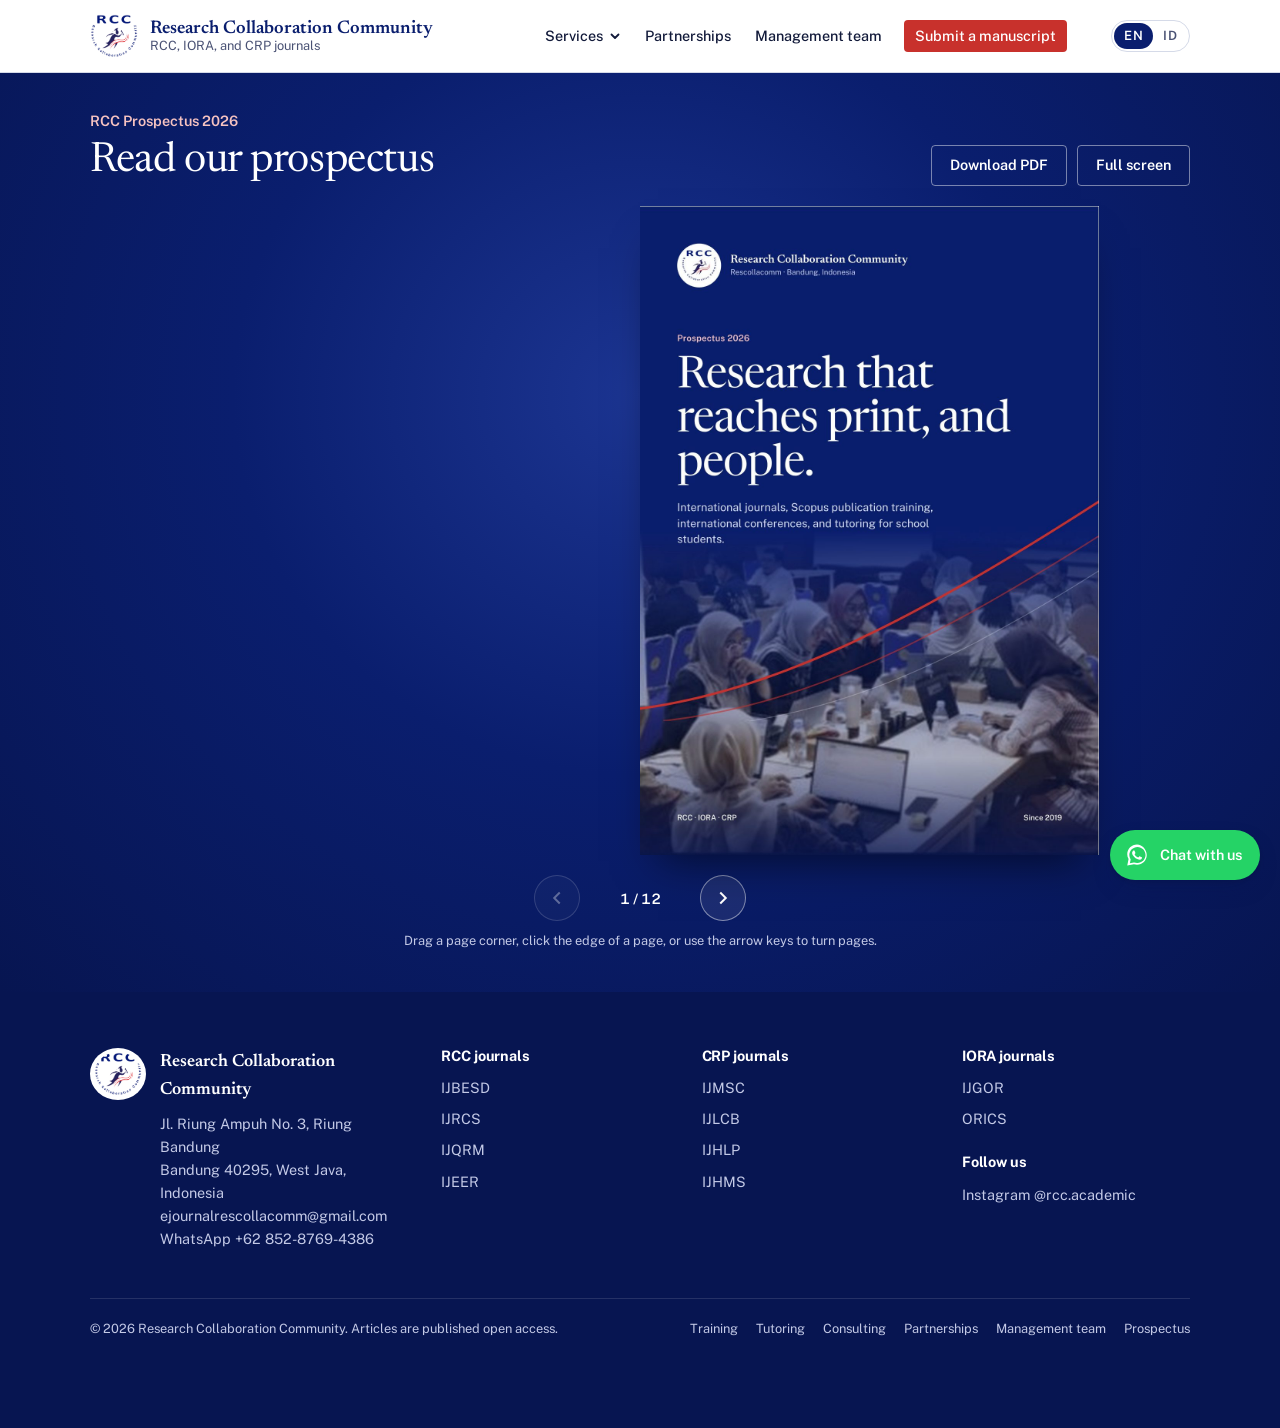
<file: prospectus.html>
<!doctype html>
<html lang="en">
<head>
  <meta charset="utf-8">
  <meta name="viewport" content="width=device-width, initial-scale=1">
  <title data-i18n="meta.title.prospectus">Prospectus 2026 | Research Collaboration Community</title>
  <meta name="description" data-i18n-attr="content:meta.desc.prospectus" content="Read the RCC Prospectus 2026 as a flipbook: journals, Scopus publication training, partnership packages, tutoring and contact.">
  <meta property="og:image" content="/assets/prospectus/pages/p-01.jpg">
  <meta name="theme-color" content="#0a1e6e">
  <link rel="icon" href="/assets/rcc-logo.png">
  <link rel="preload" href="/assets/fonts/newsreader-latin-opsz-normal.woff2" as="font" type="font/woff2" crossorigin>
  <link rel="preload" href="/assets/fonts/public-sans-latin-wght-normal.woff2" as="font" type="font/woff2" crossorigin>
  <link rel="stylesheet" href="/assets/css/style.css?v=20261107b">
</head>
<body class="page-book">
<a class="skip-link" href="#main" data-i18n="skip">Skip to content</a>

<header class="site-header">
  <div class="wrap">
    <a class="brand" href="/">
      <img src="/assets/rcc-logo.png" alt="" width="48" height="44">
      <span class="brand-name">Research Collaboration Community<small data-i18n="brand.sub">RCC, IORA, and CRP journals</small></span>
    </a>
    <button class="nav-toggle" type="button" aria-expanded="false" aria-controls="site-nav">Menu</button>
    <nav class="nav" id="site-nav" aria-label="Main" data-i18n-attr="aria-label:nav.label">
      <div class="nav-group">
        <button class="nav-drop" type="button" aria-expanded="false" aria-controls="nav-services"><span data-i18n="nav.services">Services</span><svg class="chev" width="12" height="12" viewBox="0 0 12 12" aria-hidden="true"><path d="M2.5 4.5 6 8l3.5-3.5" fill="none" stroke="currentColor" stroke-width="1.8" stroke-linecap="round" stroke-linejoin="round"/></svg></button>
        <div class="nav-menu" id="nav-services">
          <a href="/#journals"><b data-i18n="nav.journals">Journals</b><span data-i18n="nav.journals.d">Ten peer-reviewed, open-access international journals</span></a>
          <a href="/training"><b data-i18n="nav.training">Training</b><span data-i18n="nav.training.d">Scopus publication workshops, seminars and conferences</span></a>
          <a href="/bimbel"><b data-i18n="nav.bimbel">Tutoring</b><span data-i18n="nav.bimbel.d">Mathematics, English and science for school students</span></a>
          <a href="/konsultasi"><b data-i18n="nav.consult">Consulting</b><span data-i18n="nav.consult.d">Data analysis, article writing and systematic literature reviews</span></a>
        </div>
      </div>
      <a href="/kerjasama" data-i18n="nav.partner">Partnerships</a>
      <a href="/team" data-i18n="nav.team">Management team</a>
      <a class="btn btn-primary" href="/#journals" data-i18n="nav.submit">Submit a manuscript</a>
    </nav>
    <div class="lang-switch" role="group" aria-label="Language" data-i18n-attr="aria-label:lang.label">
      <button type="button" data-lang="en" aria-pressed="true" lang="en" title="English">EN</button>
      <button type="button" data-lang="id" aria-pressed="false" lang="id" title="Bahasa Indonesia">ID</button>
    </div>
  </div>
</header>

<main id="main">
  <section class="book-stage" aria-labelledby="book-title">
    <div class="wrap book-head">
      <div>
        <p class="book-kicker" data-i18n="bk.kicker">RCC Prospectus 2026</p>
        <h1 id="book-title" data-i18n="bk.title">Read our prospectus</h1>
      </div>
      <div class="book-actions">
        <a class="btn btn-light" href="/assets/prospectus/RCC-Prospectus-2026.pdf?v=20261107b" download data-i18n="bk.download">Download PDF</a>
        <button class="btn btn-light" type="button" id="book-full" data-i18n="bk.full">Full screen</button>
      </div>
    </div>
    <div class="book-wrap" id="book-wrap">
      <div class="book-size" id="book-size"><div class="book" id="book" aria-label="Prospectus pages" data-i18n-attr="aria-label:bk.pagesLabel"></div></div>
      <noscript><p class="book-noscript"><a href="/assets/prospectus/RCC-Prospectus-2026.pdf?v=20261107b">Open the prospectus as a PDF</a></p></noscript>
    </div>
    <div class="book-bar">
      <button class="book-nav" type="button" id="book-prev" aria-label="Previous page" data-i18n-attr="aria-label:bk.prev"><svg width="22" height="22" viewBox="0 0 24 24" fill="none" stroke="currentColor" stroke-width="2.2" aria-hidden="true"><path d="m15 18-6-6 6-6"/></svg></button>
      <p class="book-count" id="book-count" aria-live="polite">1 / 12</p>
      <button class="book-nav" type="button" id="book-next" aria-label="Next page" data-i18n-attr="aria-label:bk.next"><svg width="22" height="22" viewBox="0 0 24 24" fill="none" stroke="currentColor" stroke-width="2.2" aria-hidden="true"><path d="m9 18 6-6-6-6"/></svg></button>
    </div>
    <p class="book-hint" data-i18n="bk.hint">Drag a page corner, click the edge of a page, or use the arrow keys to turn pages.</p>
  </section>
</main>
</main>

<footer class="site-footer" id="contact">
  <div class="wrap">
    <div class="footer-grid">
      <div class="footer-brand">
        <img src="/assets/rcc-logo.png" alt="" width="56" height="56">
        <div>
          <strong>Research Collaboration Community</strong>
          <address data-i18n="foot.address">
            Jl. Riung Ampuh No. 3, Riung Bandung<br>
            Bandung 40295, West Java, Indonesia<br>
            <a href="mailto:ejournalrescollacomm@gmail.com">ejournalrescollacomm@gmail.com</a><br>
            <a href="https://wa.me/6285287694386" target="_blank" rel="noopener">WhatsApp +62 852-8769-4386</a>
          </address>
        </div>
      </div>
      <div>
        <h2 data-i18n="foot.rcc">RCC journals</h2>
        <ul>
          <li><a href="https://journal.rescollacomm.com/index.php/ijbesd/index">IJBESD</a></li>
          <li><a href="https://journal.rescollacomm.com/index.php/ijrcs/index">IJRCS</a></li>
          <li><a href="https://journal.rescollacomm.com/index.php/ijqrm/index">IJQRM</a></li>
          <li><a href="https://journal.rescollacomm.com/index.php/ijeer/index">IJEER</a></li>
        </ul>
      </div>
      <div>
        <h2 data-i18n="foot.crp">CRP journals</h2>
        <ul>
          <li><a href="https://ejournal.corespub.com/index.php/ijmsc/index">IJMSC</a></li>
          <li><a href="https://ejournal.corespub.com/index.php/ijlcb/index">IJLCB</a></li>
          <li><a href="https://ejournal.corespub.com/index.php/ijhlp/index">IJHLP</a></li>
          <li><a href="https://ejournal.corespub.com/index.php/ijhms/index">IJHMS</a></li>
        </ul>
      </div>
      <div>
        <h2 data-i18n="foot.iora">IORA journals</h2>
        <ul>
          <li><a href="https://www.iorajournal.org/index.php/ijgor/index">IJGOR</a></li>
          <li><a href="https://www.iorajournal.org/index.php/orics">ORICS</a></li>
        </ul>
        <h2 style="margin-top:24px" data-i18n="foot.follow">Follow us</h2>
        <ul>
          <li><a href="https://www.instagram.com/rcc.academic/">Instagram @rcc.academic</a></li>
        </ul>
      </div>
    </div>
    <div class="footer-bottom">
      <span>© <span id="year">2026</span> Research Collaboration Community. <span data-i18n="foot.oa">Articles are published open access.</span></span>
      <nav class="footer-links" aria-label="Pages"><a href="/training" data-i18n="nav.training">Training</a><a href="/bimbel" data-i18n="nav.bimbel">Tutoring</a><a href="/konsultasi" data-i18n="nav.consult">Consulting</a><a href="/kerjasama" data-i18n="nav.partner">Partnerships</a><a href="/team" data-i18n="nav.team">Management team</a><a href="/prospectus" data-i18n="nav.prospectus">Prospectus</a></nav>
    </div>
  </div>
</footer>

<a class="wa-float" href="https://wa.me/6285287694386?text=Hello%20RCC%2C%20I%20have%20a%20question." target="_blank" rel="noopener" aria-label="Chat with RCC on WhatsApp" data-i18n-attr="href:wa.href|aria-label:wa.label">
  <svg width="26" height="26" viewBox="0 0 32 32" aria-hidden="true"><path fill="currentColor" d="M16.04 3C9.4 3 4 8.36 4 14.97c0 2.11.56 4.17 1.62 5.99L4 29l8.25-1.6a12.1 12.1 0 0 0 3.79.6C22.68 28 28 22.64 28 16.03 28 9.42 22.68 3 16.04 3Zm0 22.9c-1.24 0-2.46-.2-3.62-.6l-.26-.09-4.9.95.98-4.75-.17-.28a9.83 9.83 0 0 1-1.5-5.16c0-5.46 4.48-9.9 9.99-9.9 5.48 0 9.94 4.44 9.94 10.02 0 5.42-4.46 9.81-9.94 9.81Zm5.45-7.36c-.3-.15-1.77-.87-2.04-.97-.27-.1-.47-.15-.67.15-.2.3-.77.96-.94 1.16-.17.2-.35.22-.65.07-.3-.15-1.26-.46-2.4-1.47-.89-.79-1.49-1.76-1.66-2.06-.17-.3-.02-.46.13-.6.13-.13.3-.35.45-.52.15-.17.2-.3.3-.5.1-.2.05-.37-.02-.52-.08-.15-.67-1.6-.92-2.2-.24-.57-.49-.5-.67-.5h-.57c-.2 0-.52.07-.8.37-.27.3-1.04 1.01-1.04 2.47 0 1.46 1.07 2.87 1.21 3.07.15.2 2.1 3.2 5.08 4.48.71.31 1.27.49 1.7.63.71.22 1.36.19 1.88.12.57-.09 1.77-.72 2.02-1.42.25-.7.25-1.3.17-1.42-.07-.12-.27-.2-.57-.35Z"/></svg>
  <span class="wa-text" data-i18n="wa.text">Chat with us</span>
</a>
<script src="/assets/js/i18n.js?v=20261107b"></script>
<script src="/assets/js/main.js?v=20261107b"></script>
<script src="/assets/vendor/page-flip-2.0.7.js"></script>
<script src="/assets/js/book.js?v=20261107b"></script>
</body>
</html>
</file>
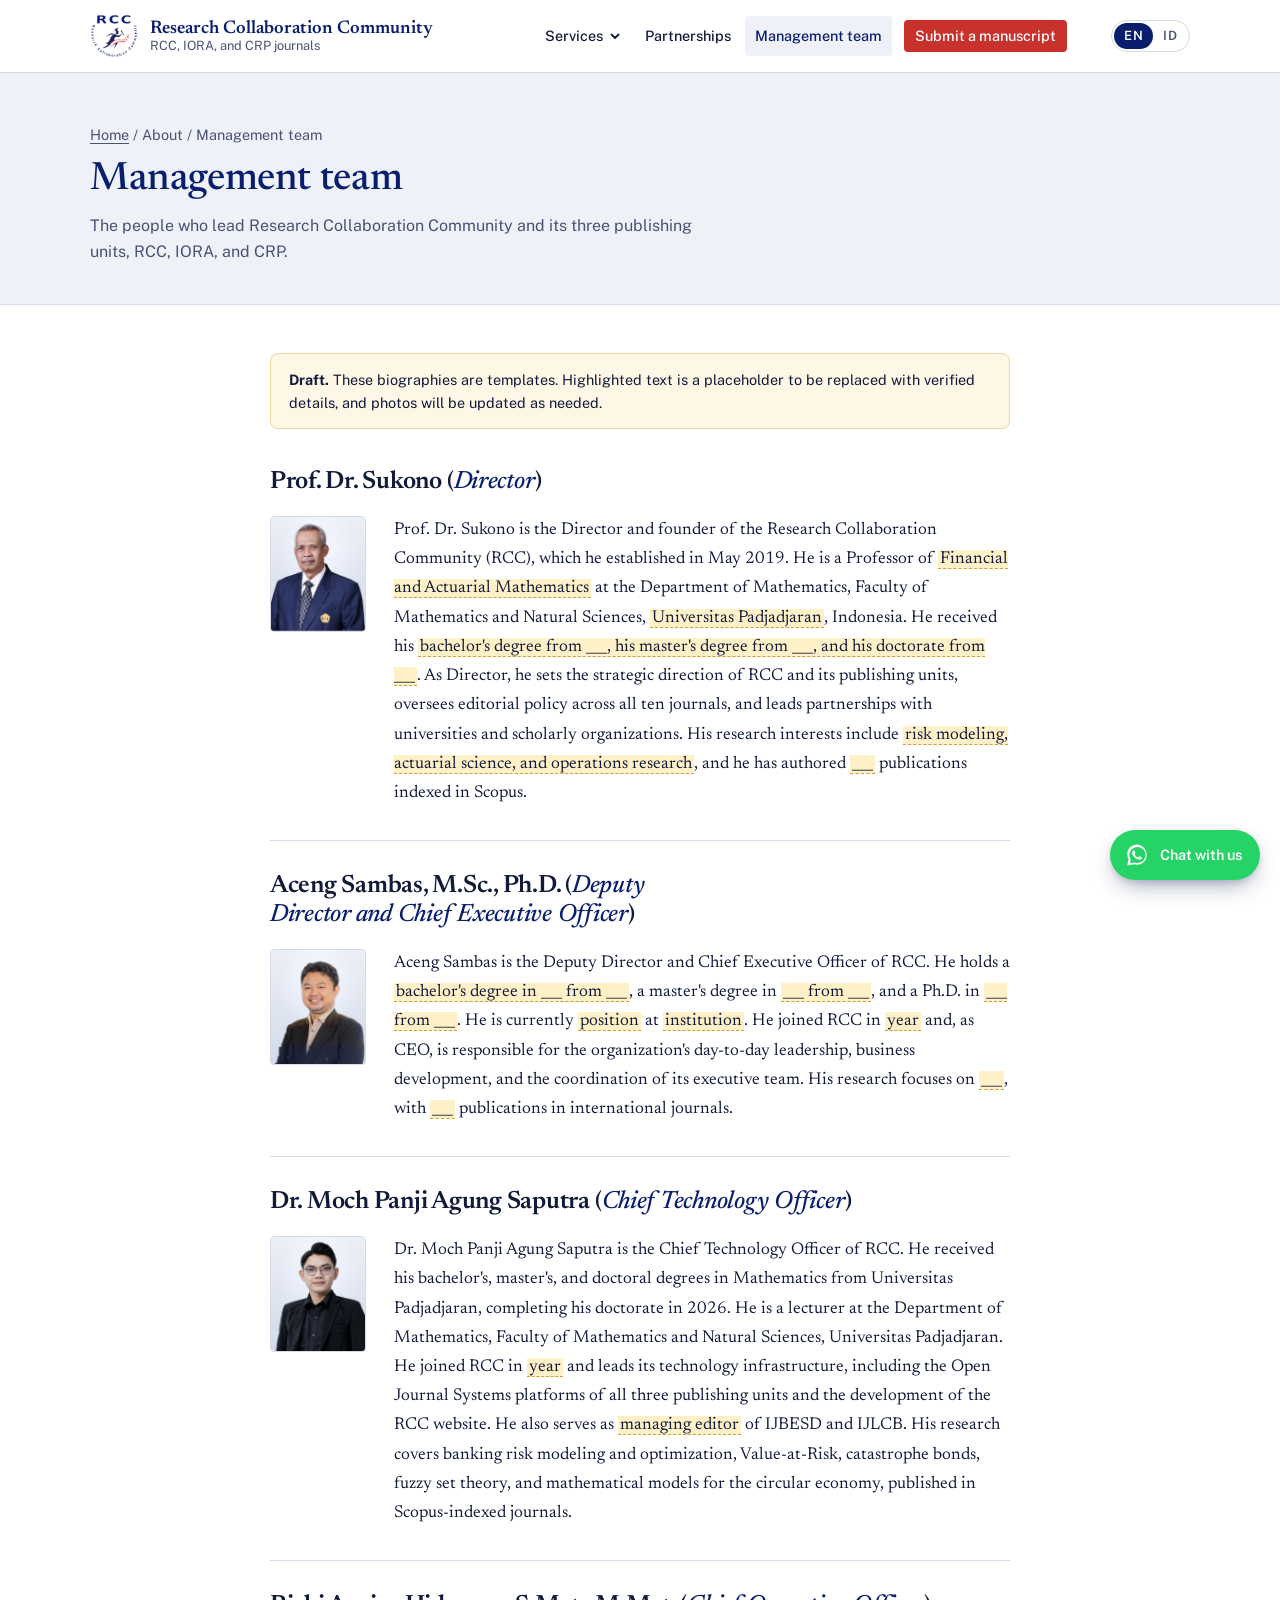
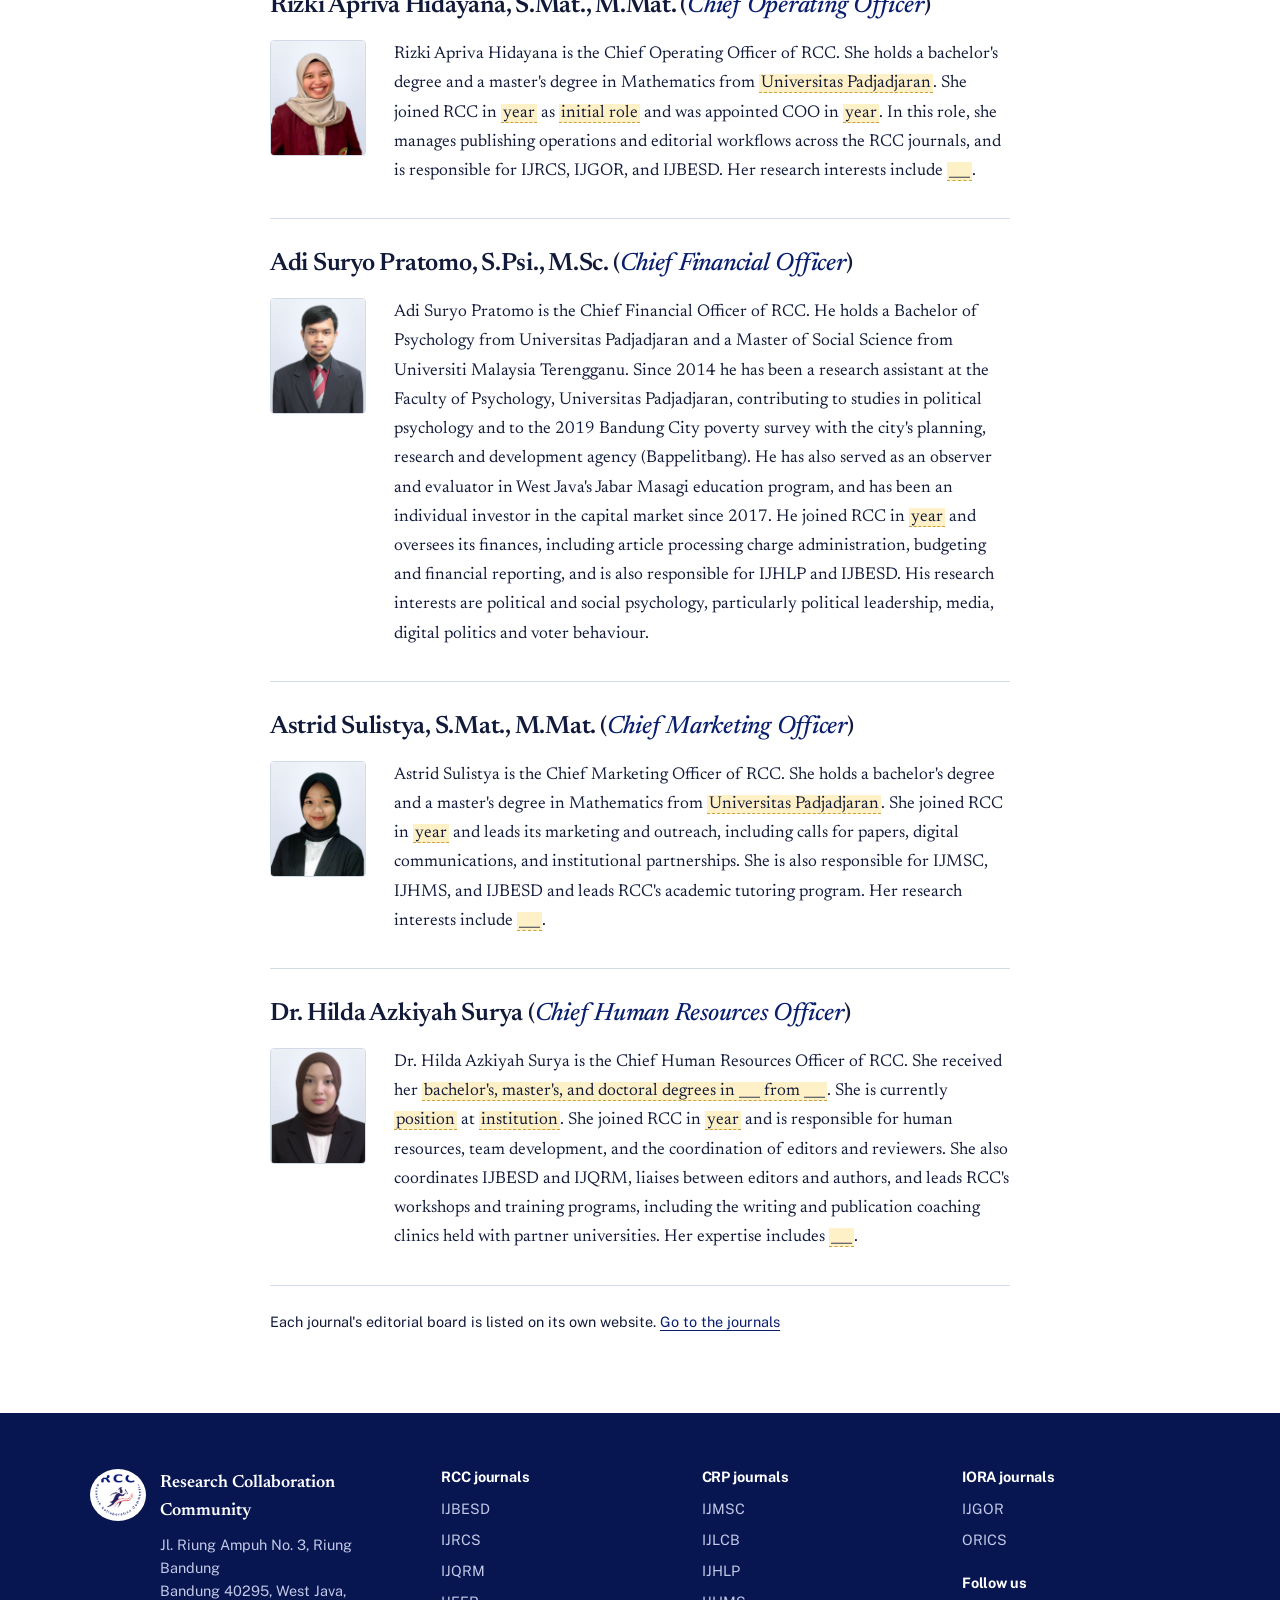
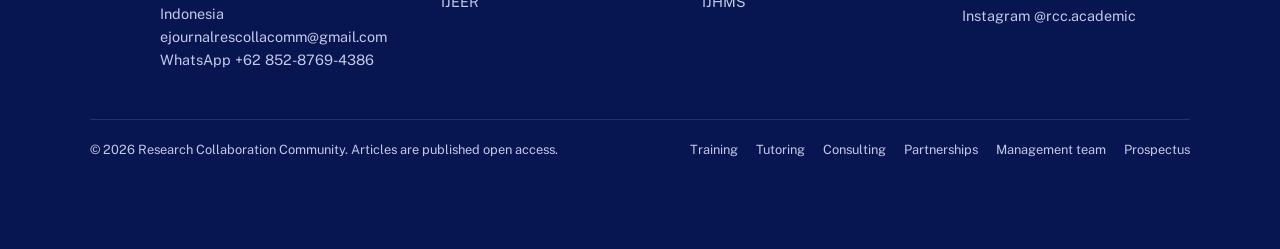
<file: team.html>
<!doctype html>
<html lang="en">
<head>
  <meta charset="utf-8">
  <meta name="viewport" content="width=device-width, initial-scale=1">
  <title data-i18n="meta.title.team">Management Team | Research Collaboration Community</title>
  <meta name="description" data-i18n-attr="content:meta.desc.team" content="The management team of Research Collaboration Community (RCC), publisher of ten international journals under RCC, IORA, and CRP.">
  <meta name="theme-color" content="#0a1e6e">
  <link rel="icon" href="/assets/rcc-logo.png">
  <link rel="preload" href="/assets/fonts/newsreader-latin-opsz-normal.woff2" as="font" type="font/woff2" crossorigin>
  <link rel="preload" href="/assets/fonts/public-sans-latin-wght-normal.woff2" as="font" type="font/woff2" crossorigin>
  <link rel="stylesheet" href="/assets/css/style.css?v=20261107b">
</head>
<body>
<a class="skip-link" href="#main" data-i18n="skip">Skip to content</a>

<header class="site-header">
  <div class="wrap">
    <a class="brand" href="/">
      <img src="/assets/rcc-logo.png" alt="" width="48" height="44">
      <span class="brand-name">Research Collaboration Community<small data-i18n="brand.sub">RCC, IORA, and CRP journals</small></span>
    </a>
    <button class="nav-toggle" type="button" aria-expanded="false" aria-controls="site-nav">Menu</button>
    <nav class="nav" id="site-nav" aria-label="Main" data-i18n-attr="aria-label:nav.label">
      <div class="nav-group">
        <button class="nav-drop" type="button" aria-expanded="false" aria-controls="nav-services"><span data-i18n="nav.services">Services</span><svg class="chev" width="12" height="12" viewBox="0 0 12 12" aria-hidden="true"><path d="M2.5 4.5 6 8l3.5-3.5" fill="none" stroke="currentColor" stroke-width="1.8" stroke-linecap="round" stroke-linejoin="round"/></svg></button>
        <div class="nav-menu" id="nav-services">
          <a href="/#journals"><b data-i18n="nav.journals">Journals</b><span data-i18n="nav.journals.d">Ten peer-reviewed, open-access international journals</span></a>
          <a href="/training"><b data-i18n="nav.training">Training</b><span data-i18n="nav.training.d">Scopus publication workshops, seminars and conferences</span></a>
          <a href="/bimbel"><b data-i18n="nav.bimbel">Tutoring</b><span data-i18n="nav.bimbel.d">Mathematics, English and science for school students</span></a>
          <a href="/konsultasi"><b data-i18n="nav.consult">Consulting</b><span data-i18n="nav.consult.d">Data analysis, article writing and systematic literature reviews</span></a>
        </div>
      </div>
      <a href="/kerjasama" data-i18n="nav.partner">Partnerships</a>
      <a href="/team" aria-current="page" data-i18n="nav.team">Management team</a>
      <a class="btn btn-primary" href="/#journals" data-i18n="nav.submit">Submit a manuscript</a>
    </nav>
    <div class="lang-switch" role="group" aria-label="Language" data-i18n-attr="aria-label:lang.label">
      <button type="button" data-lang="en" aria-pressed="true" lang="en" title="English">EN</button>
      <button type="button" data-lang="id" aria-pressed="false" lang="id" title="Bahasa Indonesia">ID</button>
    </div>
  </div>
</header>

<main id="main">
  <div class="page-head">
    <div class="wrap">
      <p class="crumbs" data-i18n="team.crumbs"><a href="/">Home</a> / About / Management team</p>
      <h1 data-i18n="team.title">Management team</h1>
      <p data-i18n="team.lede">The people who lead Research Collaboration Community and its three publishing units, RCC, IORA, and CRP.</p>
    </div>
  </div>

  <div class="team-layout">
    <p class="draft-note" data-i18n="team.draft"><strong>Draft.</strong> These biographies are templates. Highlighted text is a placeholder to be replaced with verified details, and photos will be updated as needed.</p>

    <section class="member" aria-labelledby="m1">
      <h2 id="m1">Prof. Dr. Sukono (<em data-i18n="team.role.director">Director</em>)</h2>
      <div class="avatar"><img src="/assets/team/sukono.jpg" alt="Portrait of Prof. Dr. Sukono" data-i18n-attr="alt:team.photo.sukono" width="400" height="480"></div>
      <p class="bio" data-i18n="team.bio.sukono">Prof. Dr. Sukono is the Director and founder of the Research Collaboration Community (RCC), which he established in May 2019. He is a Professor of [Financial and Actuarial Mathematics] at the Department of Mathematics, Faculty of Mathematics and Natural Sciences, [Universitas Padjadjaran], Indonesia. He received his [bachelor's degree from ___, his master's degree from ___, and his doctorate from ___]. As Director, he sets the strategic direction of RCC and its publishing units, oversees editorial policy across all ten journals, and leads partnerships with universities and scholarly organizations. His research interests include [risk modeling, actuarial science, and operations research], and he has authored [___] publications indexed in Scopus.</p>
    </section>

    <section class="member" aria-labelledby="m2">
      <h2 id="m2">Aceng Sambas, M.Sc., Ph.D. (<em data-i18n="team.role.deputy">Deputy Director and Chief Executive Officer</em>)</h2>
      <div class="avatar"><img src="/assets/team/aceng.jpg" alt="Portrait of Aceng Sambas" data-i18n-attr="alt:team.photo.aceng" width="400" height="480"></div>
      <p class="bio" data-i18n="team.bio.aceng">Aceng Sambas is the Deputy Director and Chief Executive Officer of RCC. He holds a [bachelor's degree in ___ from ___], a master's degree in [___ from ___], and a Ph.D. in [___ from ___]. He is currently [position] at [institution]. He joined RCC in [year] and, as CEO, is responsible for the organization's day-to-day leadership, business development, and the coordination of its executive team. His research focuses on [___], with [___] publications in international journals.</p>
    </section>

    <section class="member" aria-labelledby="m3">
      <h2 id="m3">Dr. Moch Panji Agung Saputra (<em>Chief Technology Officer</em>)</h2>
      <div class="avatar"><img src="/assets/team/panji.jpg" alt="Portrait of Dr. Moch Panji Agung Saputra" data-i18n-attr="alt:team.photo.panji" width="400" height="480"></div>
      <p class="bio" data-i18n="team.bio.panji">Dr. Moch Panji Agung Saputra is the Chief Technology Officer of RCC. He received his bachelor's, master's, and doctoral degrees in Mathematics from Universitas Padjadjaran, completing his doctorate in 2026. He is a lecturer at the Department of Mathematics, Faculty of Mathematics and Natural Sciences, Universitas Padjadjaran. He joined RCC in [year] and leads its technology infrastructure, including the Open Journal Systems platforms of all three publishing units and the development of the RCC website. He also serves as [managing editor] of IJBESD and IJLCB. His research covers banking risk modeling and optimization, Value-at-Risk, catastrophe bonds, fuzzy set theory, and mathematical models for the circular economy, published in Scopus-indexed journals.</p>
    </section>

    <section class="member" aria-labelledby="m4">
      <h2 id="m4">Rizki Apriva Hidayana, S.Mat., M.Mat. (<em>Chief Operating Officer</em>)</h2>
      <div class="avatar"><img src="/assets/team/rizki.jpg" alt="Portrait of Rizki Apriva Hidayana" width="400" height="480" data-i18n-attr="alt:team.photo.rizki"></div>
      <p class="bio" data-i18n="team.bio.rizki">Rizki Apriva Hidayana is the Chief Operating Officer of RCC. She holds a bachelor's degree and a master's degree in Mathematics from [Universitas Padjadjaran]. She joined RCC in [year] as [initial role] and was appointed COO in [year]. In this role, she manages publishing operations and editorial workflows across the RCC journals, and is responsible for IJRCS, IJGOR, and IJBESD. Her research interests include [___].</p>
    </section>

    <section class="member" aria-labelledby="m5">
      <h2 id="m5">Adi Suryo Pratomo, S.Psi., M.Sc. (<em>Chief Financial Officer</em>)</h2>
      <div class="avatar"><img src="/assets/team/adi.jpg" alt="Portrait of Adi Suryo Pratomo" width="400" height="480" data-i18n-attr="alt:team.photo.adi"></div>
      <p class="bio" data-i18n="team.bio.adi">Adi Suryo Pratomo is the Chief Financial Officer of RCC. He holds a Bachelor of Psychology from Universitas Padjadjaran and a Master of Social Science from Universiti Malaysia Terengganu. Since 2014 he has been a research assistant at the Faculty of Psychology, Universitas Padjadjaran, contributing to studies in political psychology and to the 2019 Bandung City poverty survey with the city's planning, research and development agency (Bappelitbang). He has also served as an observer and evaluator in West Java's Jabar Masagi education program, and has been an individual investor in the capital market since 2017. He joined RCC in [year] and oversees its finances, including article processing charge administration, budgeting and financial reporting, and is also responsible for IJHLP and IJBESD. His research interests are political and social psychology, particularly political leadership, media, digital politics and voter behaviour.</p>
    </section>

    <section class="member" aria-labelledby="m6">
      <h2 id="m6">Astrid Sulistya, S.Mat., M.Mat. (<em>Chief Marketing Officer</em>)</h2>
      <div class="avatar"><img src="/assets/team/astrid.jpg" alt="Portrait of Astrid Sulistya" width="400" height="480" data-i18n-attr="alt:team.photo.astrid"></div>
      <p class="bio" data-i18n="team.bio.astrid">Astrid Sulistya is the Chief Marketing Officer of RCC. She holds a bachelor's degree and a master's degree in Mathematics from [Universitas Padjadjaran]. She joined RCC in [year] and leads its marketing and outreach, including calls for papers, digital communications, and institutional partnerships. She is also responsible for IJMSC, IJHMS, and IJBESD and leads RCC's academic tutoring program. Her research interests include [___].</p>
    </section>

    <section class="member" aria-labelledby="m7">
      <h2 id="m7">Dr. Hilda Azkiyah Surya (<em>Chief Human Resources Officer</em>)</h2>
      <div class="avatar"><img src="/assets/team/hilda.jpg" alt="Portrait of Dr. Hilda Azkiyah Surya" width="400" height="480" data-i18n-attr="alt:team.photo.hilda"></div>
      <p class="bio" data-i18n="team.bio.hilda">Dr. Hilda Azkiyah Surya is the Chief Human Resources Officer of RCC. She received her [bachelor's, master's, and doctoral degrees in ___ from ___]. She is currently [position] at [institution]. She joined RCC in [year] and is responsible for human resources, team development, and the coordination of editors and reviewers. She also coordinates IJBESD and IJQRM, liaises between editors and authors, and leads RCC's workshops and training programs, including the writing and publication coaching clinics held with partner universities. Her expertise includes [___].</p>
    </section>

    <p class="team-foot" data-i18n="team.foot">Each journal's editorial board is listed on its own website. <a href="/#journals">Go to the journals</a></p>
  </div>
</main>

<footer class="site-footer" id="contact">
  <div class="wrap">
    <div class="footer-grid">
      <div class="footer-brand">
        <img src="/assets/rcc-logo.png" alt="" width="56" height="56">
        <div>
          <strong>Research Collaboration Community</strong>
          <address data-i18n="foot.address">
            Jl. Riung Ampuh No. 3, Riung Bandung<br>
            Bandung 40295, West Java, Indonesia<br>
            <a href="mailto:ejournalrescollacomm@gmail.com">ejournalrescollacomm@gmail.com</a><br>
            <a href="https://wa.me/6285287694386" target="_blank" rel="noopener">WhatsApp +62 852-8769-4386</a>
          </address>
        </div>
      </div>
      <div>
        <h2 data-i18n="foot.rcc">RCC journals</h2>
        <ul>
          <li><a href="https://journal.rescollacomm.com/index.php/ijbesd/index">IJBESD</a></li>
          <li><a href="https://journal.rescollacomm.com/index.php/ijrcs/index">IJRCS</a></li>
          <li><a href="https://journal.rescollacomm.com/index.php/ijqrm/index">IJQRM</a></li>
          <li><a href="https://journal.rescollacomm.com/index.php/ijeer/index">IJEER</a></li>
        </ul>
      </div>
      <div>
        <h2 data-i18n="foot.crp">CRP journals</h2>
        <ul>
          <li><a href="https://ejournal.corespub.com/index.php/ijmsc/index">IJMSC</a></li>
          <li><a href="https://ejournal.corespub.com/index.php/ijlcb/index">IJLCB</a></li>
          <li><a href="https://ejournal.corespub.com/index.php/ijhlp/index">IJHLP</a></li>
          <li><a href="https://ejournal.corespub.com/index.php/ijhms/index">IJHMS</a></li>
        </ul>
      </div>
      <div>
        <h2 data-i18n="foot.iora">IORA journals</h2>
        <ul>
          <li><a href="https://www.iorajournal.org/index.php/ijgor/index">IJGOR</a></li>
          <li><a href="https://www.iorajournal.org/index.php/orics">ORICS</a></li>
        </ul>
        <h2 style="margin-top:24px" data-i18n="foot.follow">Follow us</h2>
        <ul>
          <li><a href="https://www.instagram.com/rcc.academic/">Instagram @rcc.academic</a></li>
        </ul>
      </div>
    </div>
    <div class="footer-bottom">
      <span>© <span id="year">2026</span> Research Collaboration Community. <span data-i18n="foot.oa">Articles are published open access.</span></span>
      <nav class="footer-links" aria-label="Pages"><a href="/training" data-i18n="nav.training">Training</a><a href="/bimbel" data-i18n="nav.bimbel">Tutoring</a><a href="/konsultasi" data-i18n="nav.consult">Consulting</a><a href="/kerjasama" data-i18n="nav.partner">Partnerships</a><a href="/team" data-i18n="nav.team">Management team</a><a href="/prospectus" data-i18n="nav.prospectus">Prospectus</a></nav>
    </div>
  </div>
</footer>

<a class="wa-float" href="https://wa.me/6285287694386?text=Hello%20RCC%2C%20I%20have%20a%20question." target="_blank" rel="noopener" aria-label="Chat with RCC on WhatsApp" data-i18n-attr="href:wa.href|aria-label:wa.label">
  <svg width="26" height="26" viewBox="0 0 32 32" aria-hidden="true"><path fill="currentColor" d="M16.04 3C9.4 3 4 8.36 4 14.97c0 2.11.56 4.17 1.62 5.99L4 29l8.25-1.6a12.1 12.1 0 0 0 3.79.6C22.68 28 28 22.64 28 16.03 28 9.42 22.68 3 16.04 3Zm0 22.9c-1.24 0-2.46-.2-3.62-.6l-.26-.09-4.9.95.98-4.75-.17-.28a9.83 9.83 0 0 1-1.5-5.16c0-5.46 4.48-9.9 9.99-9.9 5.48 0 9.94 4.44 9.94 10.02 0 5.42-4.46 9.81-9.94 9.81Zm5.45-7.36c-.3-.15-1.77-.87-2.04-.97-.27-.1-.47-.15-.67.15-.2.3-.77.96-.94 1.16-.17.2-.35.22-.65.07-.3-.15-1.26-.46-2.4-1.47-.89-.79-1.49-1.76-1.66-2.06-.17-.3-.02-.46.13-.6.13-.13.3-.35.45-.52.15-.17.2-.3.3-.5.1-.2.05-.37-.02-.52-.08-.15-.67-1.6-.92-2.2-.24-.57-.49-.5-.67-.5h-.57c-.2 0-.52.07-.8.37-.27.3-1.04 1.01-1.04 2.47 0 1.46 1.07 2.87 1.21 3.07.15.2 2.1 3.2 5.08 4.48.71.31 1.27.49 1.7.63.71.22 1.36.19 1.88.12.57-.09 1.77-.72 2.02-1.42.25-.7.25-1.3.17-1.42-.07-.12-.27-.2-.57-.35Z"/></svg>
  <span class="wa-text" data-i18n="wa.text">Chat with us</span>
</a>
<script src="/assets/js/i18n.js?v=20261107b"></script>
<script src="/assets/js/main.js?v=20261107b"></script>
</body>
</html>
</file>
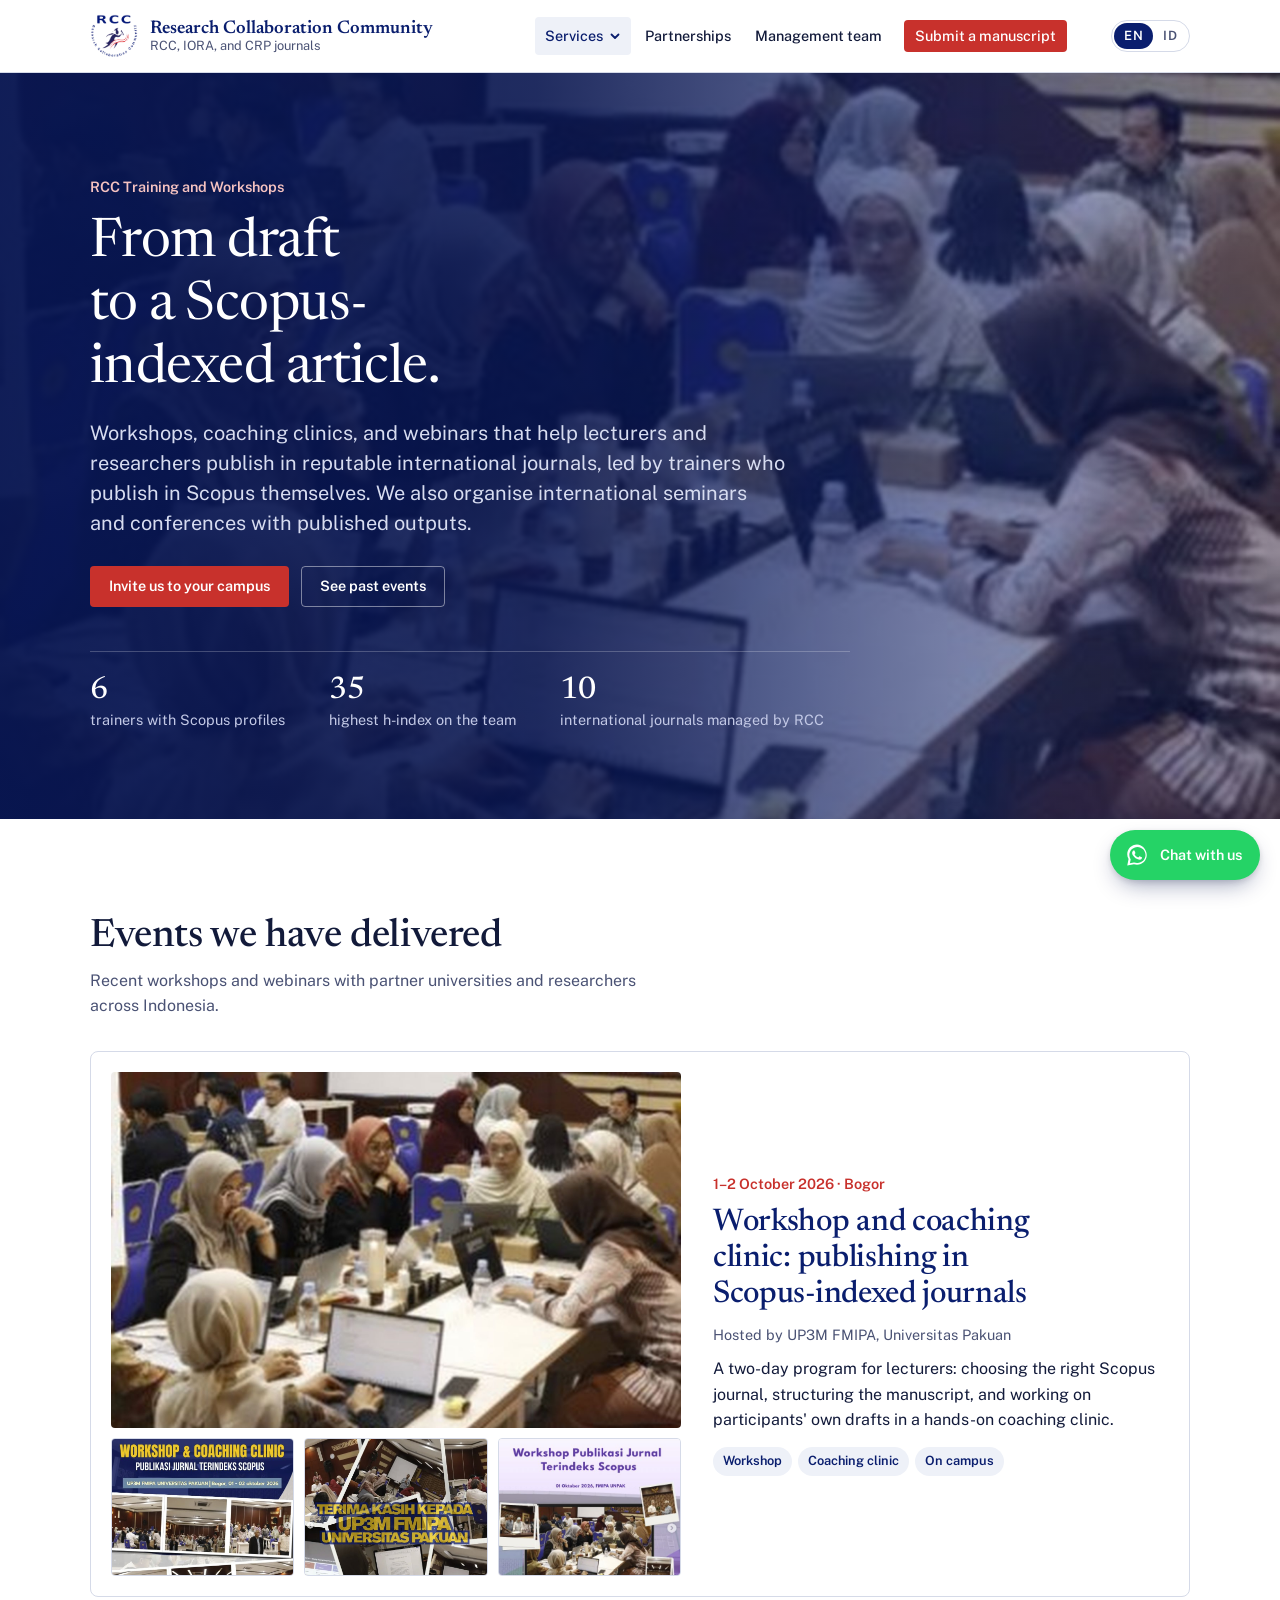
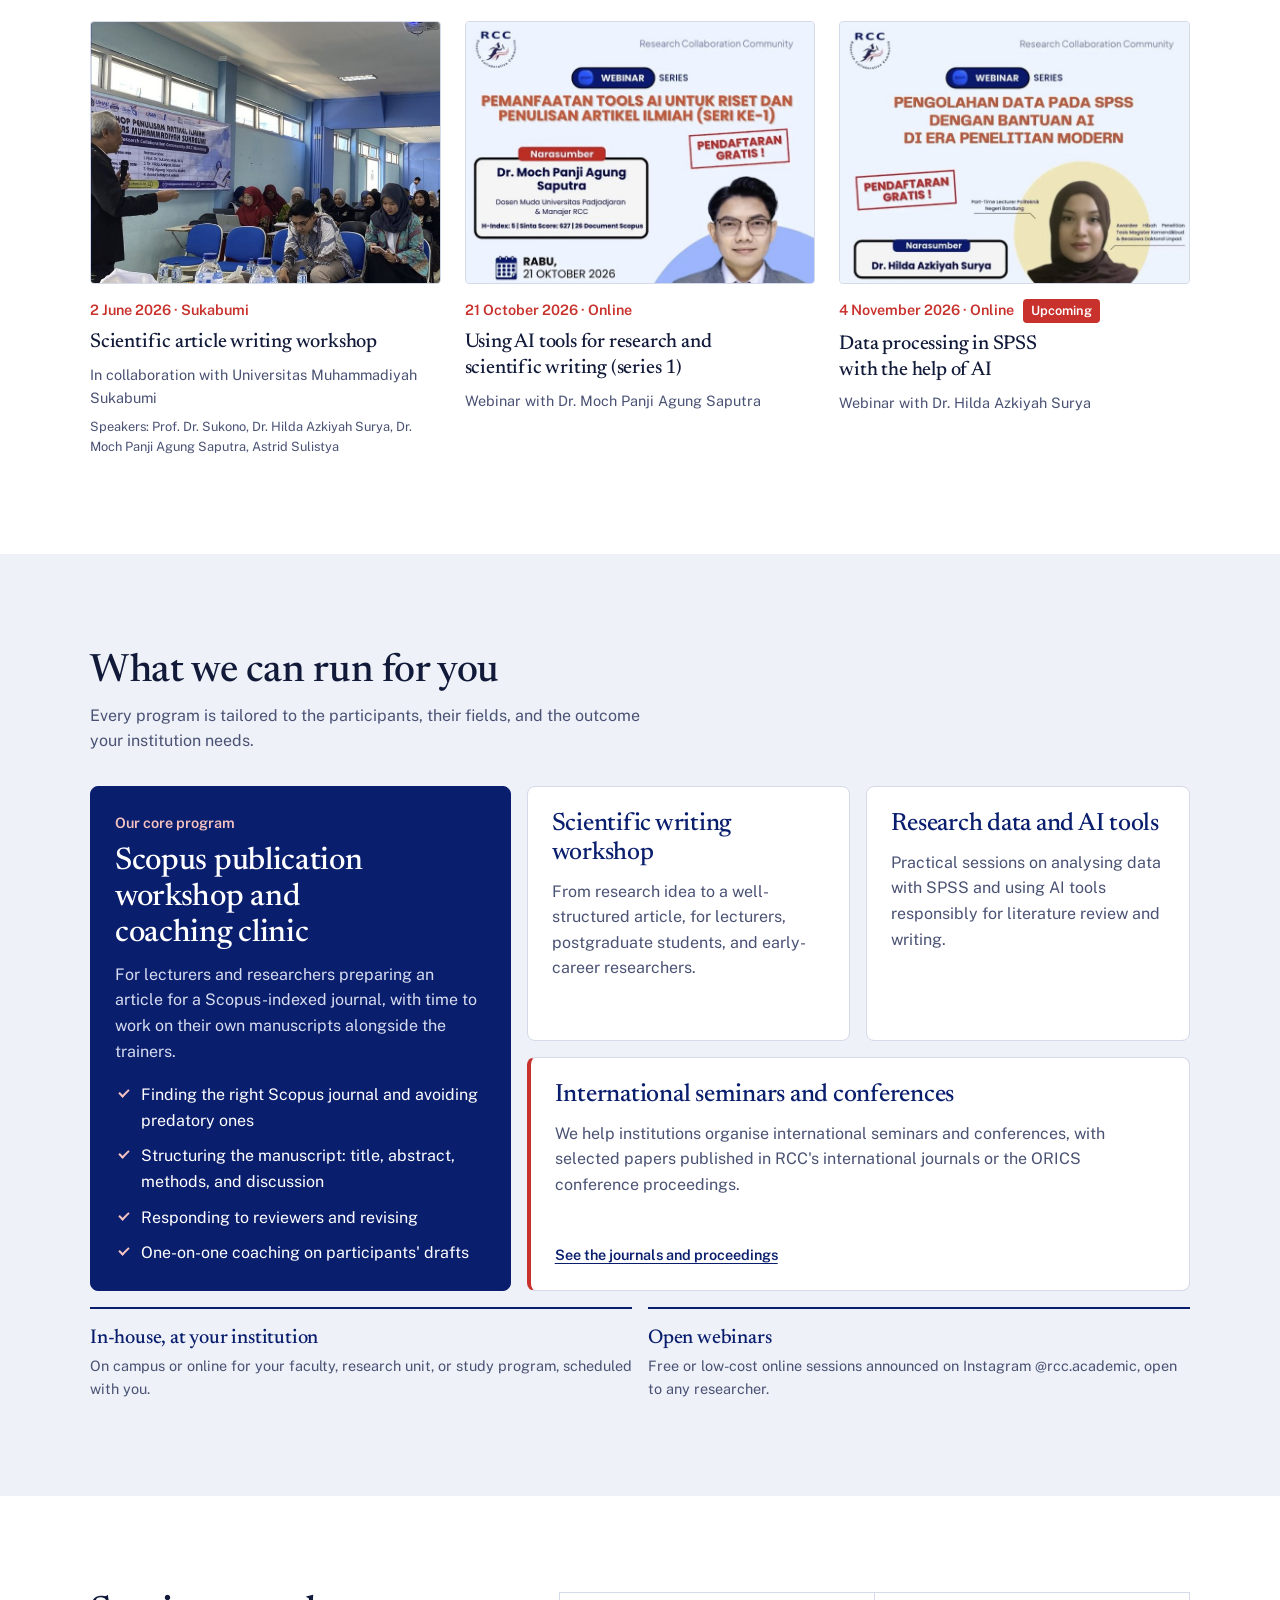
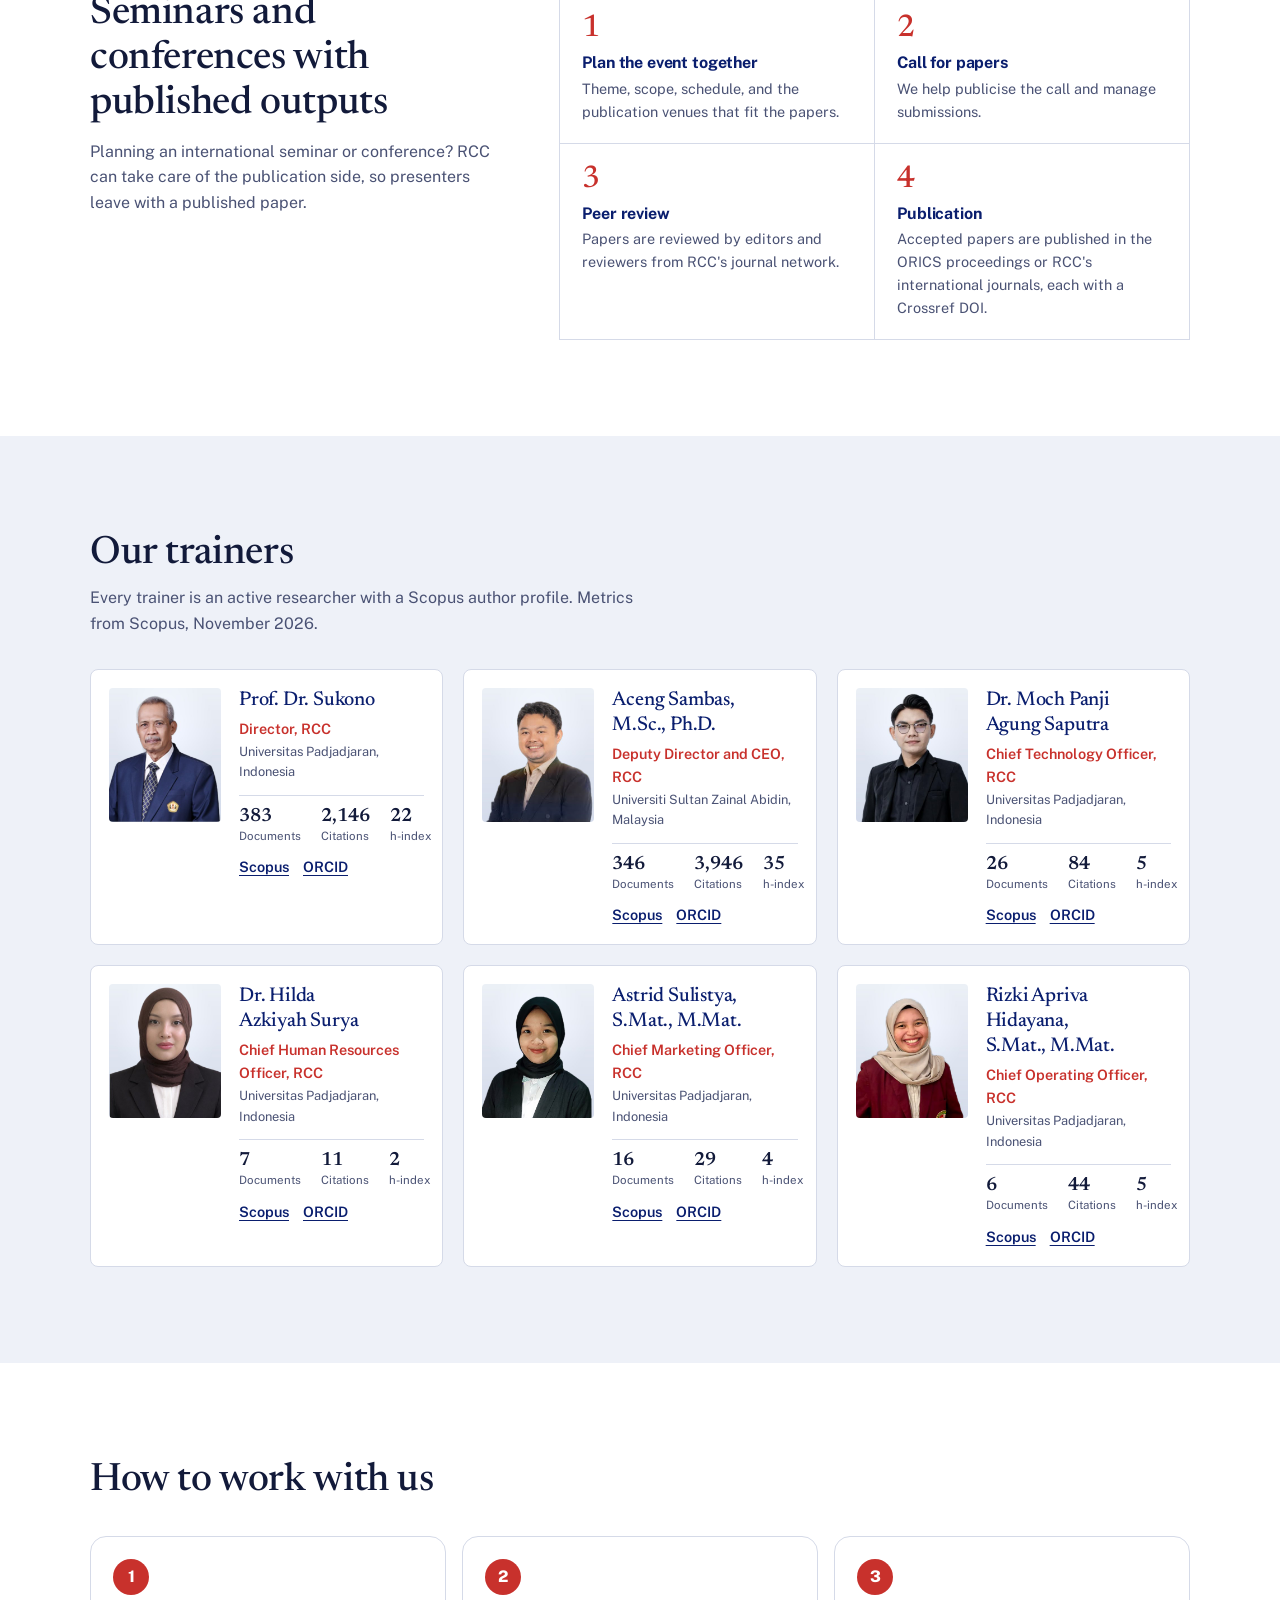
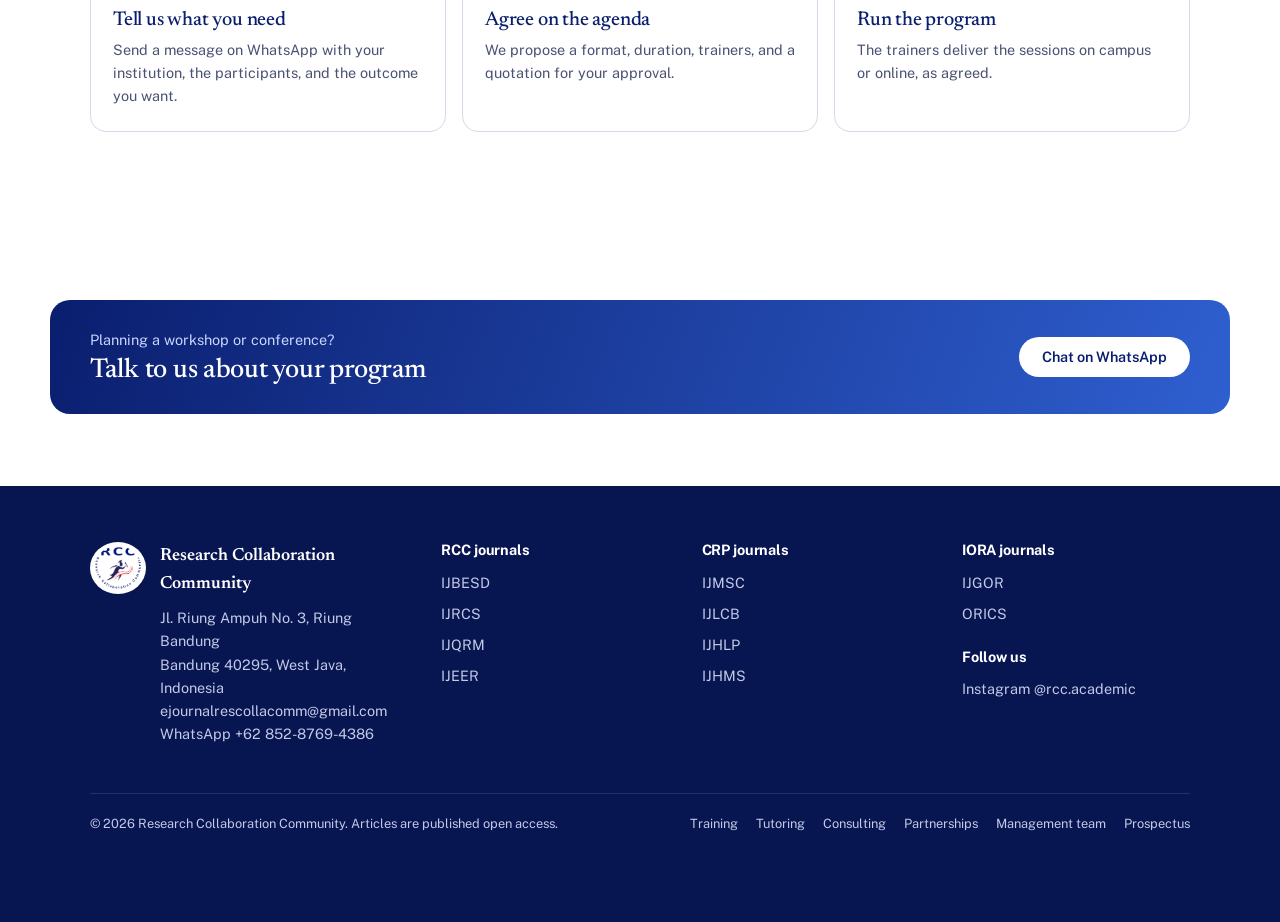
<file: training.html>
<!doctype html>
<html lang="en">
<head>
  <meta charset="utf-8">
  <meta name="viewport" content="width=device-width, initial-scale=1">
  <title data-i18n="meta.title.training">Training and Workshops | Research Collaboration Community</title>
  <meta name="description" data-i18n-attr="content:meta.desc.training" content="Scopus publication workshops, coaching clinics, research data webinars, and international seminars and conferences with publication outputs, delivered by RCC trainers.">
  <meta name="theme-color" content="#0a1e6e">
  <link rel="icon" href="/assets/rcc-logo.png">
  <link rel="preload" href="/assets/fonts/newsreader-latin-opsz-normal.woff2" as="font" type="font/woff2" crossorigin>
  <link rel="preload" href="/assets/fonts/public-sans-latin-wght-normal.woff2" as="font" type="font/woff2" crossorigin>
  <link rel="stylesheet" href="/assets/css/style.css?v=20261107b">
</head>
<body class="page-training">
<a class="skip-link" href="#main" data-i18n="skip">Skip to content</a>

<header class="site-header">
  <div class="wrap">
    <a class="brand" href="/">
      <img src="/assets/rcc-logo.png" alt="" width="48" height="44">
      <span class="brand-name">Research Collaboration Community<small data-i18n="brand.sub">RCC, IORA, and CRP journals</small></span>
    </a>
    <button class="nav-toggle" type="button" aria-expanded="false" aria-controls="site-nav">Menu</button>
    <nav class="nav" id="site-nav" aria-label="Main" data-i18n-attr="aria-label:nav.label">
      <div class="nav-group">
        <button class="nav-drop is-current" type="button" aria-expanded="false" aria-controls="nav-services"><span data-i18n="nav.services">Services</span><svg class="chev" width="12" height="12" viewBox="0 0 12 12" aria-hidden="true"><path d="M2.5 4.5 6 8l3.5-3.5" fill="none" stroke="currentColor" stroke-width="1.8" stroke-linecap="round" stroke-linejoin="round"/></svg></button>
        <div class="nav-menu" id="nav-services">
          <a href="/#journals"><b data-i18n="nav.journals">Journals</b><span data-i18n="nav.journals.d">Ten peer-reviewed, open-access international journals</span></a>
          <a href="/training" aria-current="page"><b data-i18n="nav.training">Training</b><span data-i18n="nav.training.d">Scopus publication workshops, seminars and conferences</span></a>
          <a href="/bimbel"><b data-i18n="nav.bimbel">Tutoring</b><span data-i18n="nav.bimbel.d">Mathematics, English and science for school students</span></a>
          <a href="/konsultasi"><b data-i18n="nav.consult">Consulting</b><span data-i18n="nav.consult.d">Data analysis, article writing and systematic literature reviews</span></a>
        </div>
      </div>
      <a href="/kerjasama" data-i18n="nav.partner">Partnerships</a>
      <a href="/team" data-i18n="nav.team">Management team</a>
      <a class="btn btn-primary" href="/#journals" data-i18n="nav.submit">Submit a manuscript</a>
    </nav>
    <div class="lang-switch" role="group" aria-label="Language" data-i18n-attr="aria-label:lang.label">
      <button type="button" data-lang="en" aria-pressed="true" lang="en" title="English">EN</button>
      <button type="button" data-lang="id" aria-pressed="false" lang="id" title="Bahasa Indonesia">ID</button>
    </div>
  </div>
</header>

<main id="main">

  <!-- Hero -->
  <section class="tr-hero" aria-labelledby="tr-title">
    <div class="tr-hero-bg" aria-hidden="true"></div>
    <div class="wrap tr-hero-inner">
      <p class="tr-kicker" data-i18n="tr.kicker">RCC Training and Workshops</p>
      <h1 id="tr-title" data-i18n="tr.title">From draft to a Scopus-indexed article.</h1>
      <p class="tr-lede" data-i18n="tr.lede">Workshops, coaching clinics, and webinars that help lecturers and researchers publish in reputable international journals, led by trainers who publish in Scopus themselves. We also organise international seminars and conferences with published outputs.</p>
      <div class="tr-actions">
        <a class="btn btn-primary" href="https://wa.me/6285287694386?text=Hello%20RCC%2C%20we%20would%20like%20to%20hold%20a%20training%20or%20workshop." target="_blank" rel="noopener" data-i18n="tr.cta" data-i18n-attr="href:tr.cta.href">Invite us to your campus</a>
        <a class="btn btn-light" href="#past" data-i18n="tr.cta2">See past events</a>
      </div>
      <dl class="tr-facts">
        <div><dt data-i18n="tr.f1">trainers with Scopus profiles</dt><dd>6</dd></div>
        <div><dt data-i18n="tr.f2">highest h-index on the team</dt><dd>35</dd></div>
        <div><dt data-i18n="tr.f3">international journals managed by RCC</dt><dd>10</dd></div>
      </dl>
    </div>
  </section>

  <!-- Past events: the highlight -->
  <section class="section tr-past" id="past" aria-labelledby="past-title">
    <div class="wrap">
      <div class="section-head">
        <div>
          <h2 id="past-title" data-i18n="tr.past.title">Events we have delivered</h2>
          <p data-i18n="tr.past.lede">Recent workshops and webinars with partner universities and researchers across Indonesia.</p>
        </div>
      </div>

      <article class="past-feature">
        <div class="past-gallery">
          <a class="pg-main" href="/assets/events/workshop-scopus-pakuan-2026-10-01-fmipa-unpak.jpg" target="_blank" rel="noopener"><img src="/assets/training/hero-pakuan.jpg" alt="Participants working on their manuscripts at the Scopus publication workshop, FMIPA Universitas Pakuan" loading="lazy"></a>
          <div class="pg-thumbs">
            <a href="/assets/events/workshop-scopus-pakuan-2026-10-01.jpg" target="_blank" rel="noopener"><img src="/assets/events/workshop-scopus-pakuan-2026-10-01.jpg" alt="Photo collage of the Workshop and Coaching Clinic at Universitas Pakuan" loading="lazy"></a>
            <a href="/assets/events/workshop-scopus-pakuan-2026-10-01-thanks.jpg" target="_blank" rel="noopener"><img src="/assets/events/workshop-scopus-pakuan-2026-10-01-thanks.jpg" alt="Thank-you collage for UP3M FMIPA Universitas Pakuan" loading="lazy"></a>
            <a href="/assets/events/workshop-scopus-pakuan-2026-10-01-fmipa-unpak.jpg" target="_blank" rel="noopener"><img src="/assets/events/workshop-scopus-pakuan-2026-10-01-fmipa-unpak.jpg" alt="FMIPA Universitas Pakuan publication about the workshop" loading="lazy"></a>
          </div>
        </div>
        <div class="past-body">
          <p class="past-date"><time datetime="2026-10-01">1–2 October 2026</time> · Bogor</p>
          <h3 data-i18n="tr.ev1.title">Workshop and coaching clinic: publishing in Scopus-indexed journals</h3>
          <p class="past-host" data-i18n="tr.ev1.host">Hosted by UP3M FMIPA, Universitas Pakuan</p>
          <p data-i18n="tr.ev1.text">A two-day program for lecturers: choosing the right Scopus journal, structuring the manuscript, and working on participants' own drafts in a hands-on coaching clinic.</p>
          <ul class="past-tags" data-i18n="tr.ev1.tags"><li>Workshop</li><li>Coaching clinic</li><li>On campus</li></ul>
        </div>
      </article>

      <ul class="past-list">
        <li class="past-card">
          <a class="past-img" href="/assets/events/workshop-writing-ummi-sukabumi-2026-06-02-session.jpg" target="_blank" rel="noopener"><img src="/assets/events/workshop-writing-ummi-sukabumi-2026-06-02-session.jpg" alt="Prof. Dr. Sukono speaking to participants at the writing workshop, Universitas Muhammadiyah Sukabumi" loading="lazy"></a>
          <p class="past-date"><time datetime="2026-06-02">2 June 2026</time> · Sukabumi</p>
          <h3 data-i18n="tr.ev2.title">Scientific article writing workshop</h3>
          <p class="past-host" data-i18n="tr.ev2.host">In collaboration with Universitas Muhammadiyah Sukabumi</p>
          <p class="past-speakers" data-i18n="tr.ev2.spk">Speakers: Prof. Dr. Sukono, Dr. Hilda Azkiyah Surya, Dr. Moch Panji Agung Saputra, Astrid Sulistya</p>
        </li>
        <li class="past-card">
          <a class="past-img poster" href="/assets/events/webinar-ai-tools-series-1-2026-10-21.jpg" target="_blank" rel="noopener"><img src="/assets/events/webinar-ai-tools-series-1-2026-10-21.jpg" alt="Poster of the AI tools for research webinar" loading="lazy"></a>
          <p class="past-date"><time datetime="2026-10-21">21 October 2026</time> · Online</p>
          <h3 data-i18n="tr.ev3.title">Using AI tools for research and scientific writing (series 1)</h3>
          <p class="past-host" data-i18n="tr.ev3.host">Webinar with Dr. Moch Panji Agung Saputra</p>
        </li>
        <li class="past-card" data-ends="2026-11-04T21:00:00+07:00">
          <a class="past-img poster" href="/assets/events/webinar-spss-ai-2026-11-04.jpg" target="_blank" rel="noopener"><img src="/assets/events/webinar-spss-ai-2026-11-04.jpg" alt="Poster of the SPSS with AI webinar" loading="lazy"></a>
          <p class="past-date"><time datetime="2026-11-04">4 November 2026</time> · Online <span class="soon" data-status data-i18n="tr.upcoming">Upcoming</span></p>
          <h3 data-i18n="tr.ev4.title">Data processing in SPSS with the help of AI</h3>
          <p class="past-host" data-i18n="tr.ev4.host">Webinar with Dr. Hilda Azkiyah Surya</p>
        </li>
      </ul>
    </div>
  </section>

  <!-- Programs -->
  <section class="section section-mist tr-programs" id="programs" aria-labelledby="tp-title">
    <div class="wrap">
      <div class="section-head">
        <div>
          <h2 id="tp-title" data-i18n="tr.prog.title">What we can run for you</h2>
          <p data-i18n="tr.prog.lede">Every program is tailored to the participants, their fields, and the outcome your institution needs.</p>
        </div>
      </div>
      <div class="tp-grid">
        <article class="tp-card tp-main">
          <p class="tp-label" data-i18n="tr.p1.label">Our core program</p>
          <h3 data-i18n="tr.p1.title">Scopus publication workshop and coaching clinic</h3>
          <p data-i18n="tr.p1.text">For lecturers and researchers preparing an article for a Scopus-indexed journal, with time to work on their own manuscripts alongside the trainers.</p>
          <ul class="tp-points" data-i18n="tr.p1.points"><li>Finding the right Scopus journal and avoiding predatory ones</li><li>Structuring the manuscript: title, abstract, methods, and discussion</li><li>Responding to reviewers and revising</li><li>One-on-one coaching on participants' drafts</li></ul>
        </article>
        <article class="tp-card">
          <h3 data-i18n="tr.p2.title">Scientific writing workshop</h3>
          <p data-i18n="tr.p2.text">From research idea to a well-structured article, for lecturers, postgraduate students, and early-career researchers.</p>
        </article>
        <article class="tp-card">
          <h3 data-i18n="tr.p3.title">Research data and AI tools</h3>
          <p data-i18n="tr.p3.text">Practical sessions on analysing data with SPSS and using AI tools responsibly for literature review and writing.</p>
        </article>
        <article class="tp-card tp-conf">
          <h3 data-i18n="tr.p4.title">International seminars and conferences</h3>
          <p data-i18n="tr.p4.text">We help institutions organise international seminars and conferences, with selected papers published in RCC's international journals or the ORICS conference proceedings.</p>
          <a href="/#journals" data-i18n="tr.p4.link">See the journals and proceedings</a>
        </article>
      </div>
      <div class="tp-modes">
        <div><h3 data-i18n="tr.mode1.t">In-house, at your institution</h3><p data-i18n="tr.mode1.p">On campus or online for your faculty, research unit, or study program, scheduled with you.</p></div>
        <div><h3 data-i18n="tr.mode2.t">Open webinars</h3><p data-i18n="tr.mode2.p">Free or low-cost online sessions announced on Instagram @rcc.academic, open to any researcher.</p></div>
      </div>
    </div>
  </section>

  <!-- Conference with publication outputs -->
  <section class="section tr-conf" aria-labelledby="conf-title">
    <div class="wrap tr-conf-grid">
      <div>
        <h2 id="conf-title" data-i18n="tr.conf.title">Seminars and conferences with published outputs</h2>
        <p data-i18n="tr.conf.lede">Planning an international seminar or conference? RCC can take care of the publication side, so presenters leave with a published paper.</p>
      </div>
      <ol class="conf-steps">
        <li><h3 data-i18n="tr.c1.t">Plan the event together</h3><p data-i18n="tr.c1.p">Theme, scope, schedule, and the publication venues that fit the papers.</p></li>
        <li><h3 data-i18n="tr.c2.t">Call for papers</h3><p data-i18n="tr.c2.p">We help publicise the call and manage submissions.</p></li>
        <li><h3 data-i18n="tr.c3.t">Peer review</h3><p data-i18n="tr.c3.p">Papers are reviewed by editors and reviewers from RCC's journal network.</p></li>
        <li><h3 data-i18n="tr.c4.t">Publication</h3><p data-i18n="tr.c4.p">Accepted papers are published in the ORICS proceedings or RCC's international journals, each with a Crossref DOI.</p></li>
      </ol>
    </div>
  </section>

  <!-- Trainers -->
  <section class="section section-mist tr-trainers" id="trainers" aria-labelledby="trainers-title">
    <div class="wrap">
      <div class="section-head">
        <div>
          <h2 id="trainers-title" data-i18n="tr.t.title">Our trainers</h2>
          <p data-i18n="tr.t.lede">Every trainer is an active researcher with a Scopus author profile. Metrics from Scopus, November 2026.</p>
        </div>
      </div>
      <ul class="trainer-grid">
        <li class="trainer">
          <div class="trainer-photo"><img src="/assets/team/sukono.jpg" alt="Prof. Dr. Sukono" width="400" height="480" loading="lazy"></div>
          <div class="trainer-body">
            <h3>Prof. Dr. Sukono</h3>
            <p class="trainer-role" data-i18n="tr.role.sukono">Director, RCC</p>
            <p class="trainer-aff">Universitas Padjadjaran, Indonesia</p>
            <dl class="trainer-metrics">
              <div><dt data-i18n="tr.m.docs">Documents</dt><dd>383</dd></div>
              <div><dt data-i18n="tr.m.cites">Citations</dt><dd>2,146</dd></div>
              <div><dt>h-index</dt><dd>22</dd></div>
            </dl>
            <p class="trainer-links"><a href="https://www.scopus.com/authid/detail.uri?authorId=55953611400" target="_blank" rel="noopener">Scopus</a><a href="https://orcid.org/0000-0003-2608-9712" target="_blank" rel="noopener">ORCID</a></p>
          </div>
        </li>
        <li class="trainer">
          <div class="trainer-photo"><img src="/assets/team/aceng.jpg" alt="Aceng Sambas, M.Sc., Ph.D." width="400" height="480" loading="lazy"></div>
          <div class="trainer-body">
            <h3>Aceng Sambas, M.Sc., Ph.D.</h3>
            <p class="trainer-role" data-i18n="tr.role.aceng">Deputy Director and CEO, RCC</p>
            <p class="trainer-aff">Universiti Sultan Zainal Abidin, Malaysia</p>
            <dl class="trainer-metrics">
              <div><dt data-i18n="tr.m.docs">Documents</dt><dd>346</dd></div>
              <div><dt data-i18n="tr.m.cites">Citations</dt><dd>3,946</dd></div>
              <div><dt>h-index</dt><dd>35</dd></div>
            </dl>
            <p class="trainer-links"><a href="https://www.scopus.com/authid/detail.uri?authorId=55536627700" target="_blank" rel="noopener">Scopus</a><a href="https://orcid.org/0000-0002-1623-0770" target="_blank" rel="noopener">ORCID</a></p>
          </div>
        </li>
        <li class="trainer">
          <div class="trainer-photo"><img src="/assets/team/panji.jpg" alt="Dr. Moch Panji Agung Saputra" width="400" height="480" loading="lazy"></div>
          <div class="trainer-body">
            <h3>Dr. Moch Panji Agung Saputra</h3>
            <p class="trainer-role" data-i18n="tr.role.panji">Chief Technology Officer, RCC</p>
            <p class="trainer-aff">Universitas Padjadjaran, Indonesia</p>
            <dl class="trainer-metrics">
              <div><dt data-i18n="tr.m.docs">Documents</dt><dd>26</dd></div>
              <div><dt data-i18n="tr.m.cites">Citations</dt><dd>84</dd></div>
              <div><dt>h-index</dt><dd>5</dd></div>
            </dl>
            <p class="trainer-links"><a href="https://www.scopus.com/authid/detail.uri?authorId=57397737500" target="_blank" rel="noopener">Scopus</a><a href="https://orcid.org/0000-0003-3863-9515" target="_blank" rel="noopener">ORCID</a></p>
          </div>
        </li>
        <li class="trainer">
          <div class="trainer-photo"><img src="/assets/team/hilda.jpg" alt="Dr. Hilda Azkiyah Surya" width="400" height="480" loading="lazy"></div>
          <div class="trainer-body">
            <h3>Dr. Hilda Azkiyah Surya</h3>
            <p class="trainer-role" data-i18n="tr.role.hilda">Chief Human Resources Officer, RCC</p>
            <p class="trainer-aff">Universitas Padjadjaran, Indonesia</p>
            <dl class="trainer-metrics">
              <div><dt data-i18n="tr.m.docs">Documents</dt><dd>7</dd></div>
              <div><dt data-i18n="tr.m.cites">Citations</dt><dd>11</dd></div>
              <div><dt>h-index</dt><dd>2</dd></div>
            </dl>
            <p class="trainer-links"><a href="https://www.scopus.com/authid/detail.uri?authorId=58118310300" target="_blank" rel="noopener">Scopus</a><a href="https://orcid.org/0009-0007-0211-0800" target="_blank" rel="noopener">ORCID</a></p>
          </div>
        </li>
        <li class="trainer">
          <div class="trainer-photo"><img src="/assets/team/astrid.jpg" alt="Astrid Sulistya, S.Mat., M.Mat." width="400" height="480" loading="lazy"></div>
          <div class="trainer-body">
            <h3>Astrid Sulistya, S.Mat., M.Mat.</h3>
            <p class="trainer-role" data-i18n="tr.role.astrid">Chief Marketing Officer, RCC</p>
            <p class="trainer-aff">Universitas Padjadjaran, Indonesia</p>
            <dl class="trainer-metrics">
              <div><dt data-i18n="tr.m.docs">Documents</dt><dd>16</dd></div>
              <div><dt data-i18n="tr.m.cites">Citations</dt><dd>29</dd></div>
              <div><dt>h-index</dt><dd>4</dd></div>
            </dl>
            <p class="trainer-links"><a href="https://www.scopus.com/authid/detail.uri?authorId=58932746500" target="_blank" rel="noopener">Scopus</a><a href="https://orcid.org/0009-0008-4008-4620" target="_blank" rel="noopener">ORCID</a></p>
          </div>
        </li>
        <li class="trainer">
          <div class="trainer-photo"><img src="/assets/team/rizki.jpg" alt="Rizki Apriva Hidayana, S.Mat., M.Mat." width="400" height="480" loading="lazy"></div>
          <div class="trainer-body">
            <h3>Rizki Apriva Hidayana, S.Mat., M.Mat.</h3>
            <p class="trainer-role" data-i18n="tr.role.rizki">Chief Operating Officer, RCC</p>
            <p class="trainer-aff">Universitas Padjadjaran, Indonesia</p>
            <dl class="trainer-metrics">
              <div><dt data-i18n="tr.m.docs">Documents</dt><dd>6</dd></div>
              <div><dt data-i18n="tr.m.cites">Citations</dt><dd>44</dd></div>
              <div><dt>h-index</dt><dd>5</dd></div>
            </dl>
            <p class="trainer-links"><a href="https://www.scopus.com/authid/detail.uri?authorId=57673375500" target="_blank" rel="noopener">Scopus</a><a href="https://orcid.org/0009-0007-2671-8298" target="_blank" rel="noopener">ORCID</a></p>
          </div>
        </li>
      </ul>
    </div>
  </section>

  <!-- How it works -->
  <section class="section tr-how" aria-labelledby="how-title">
    <div class="wrap">
      <div class="section-head"><div><h2 id="how-title" data-i18n="tr.how.title">How to work with us</h2></div></div>
      <ol class="steps">
        <li><h3 data-i18n="tr.h1.t">Tell us what you need</h3><p data-i18n="tr.h1.p">Send a message on WhatsApp with your institution, the participants, and the outcome you want.</p></li>
        <li><h3 data-i18n="tr.h2.t">Agree on the agenda</h3><p data-i18n="tr.h2.p">We propose a format, duration, trainers, and a quotation for your approval.</p></li>
        <li><h3 data-i18n="tr.h3.t">Run the program</h3><p data-i18n="tr.h3.p">The trainers deliver the sessions on campus or online, as agreed.</p></li>
      </ol>
    </div>
  </section>

  <section class="wrap bb-banner tr-banner" aria-labelledby="trb-title">
    <div>
      <p class="bb-banner-kicker" data-i18n="tr.b.kicker">Planning a workshop or conference?</p>
      <h2 id="trb-title" data-i18n="tr.b.title">Talk to us about your program</h2>
    </div>
    <a class="btn bb-banner-btn" href="https://wa.me/6285287694386?text=Hello%20RCC%2C%20we%20would%20like%20to%20hold%20a%20training%20or%20workshop." target="_blank" rel="noopener" data-i18n="tr.b.btn" data-i18n-attr="href:tr.cta.href">Chat on WhatsApp</a>
  </section>

</main>

<footer class="site-footer" id="contact">
  <div class="wrap">
    <div class="footer-grid">
      <div class="footer-brand">
        <img src="/assets/rcc-logo.png" alt="" width="56" height="56">
        <div>
          <strong>Research Collaboration Community</strong>
          <address data-i18n="foot.address">
            Jl. Riung Ampuh No. 3, Riung Bandung<br>
            Bandung 40295, West Java, Indonesia<br>
            <a href="mailto:ejournalrescollacomm@gmail.com">ejournalrescollacomm@gmail.com</a><br>
            <a href="https://wa.me/6285287694386" target="_blank" rel="noopener">WhatsApp +62 852-8769-4386</a>
          </address>
        </div>
      </div>
      <div>
        <h2 data-i18n="foot.rcc">RCC journals</h2>
        <ul>
          <li><a href="https://journal.rescollacomm.com/index.php/ijbesd/index">IJBESD</a></li>
          <li><a href="https://journal.rescollacomm.com/index.php/ijrcs/index">IJRCS</a></li>
          <li><a href="https://journal.rescollacomm.com/index.php/ijqrm/index">IJQRM</a></li>
          <li><a href="https://journal.rescollacomm.com/index.php/ijeer/index">IJEER</a></li>
        </ul>
      </div>
      <div>
        <h2 data-i18n="foot.crp">CRP journals</h2>
        <ul>
          <li><a href="https://ejournal.corespub.com/index.php/ijmsc/index">IJMSC</a></li>
          <li><a href="https://ejournal.corespub.com/index.php/ijlcb/index">IJLCB</a></li>
          <li><a href="https://ejournal.corespub.com/index.php/ijhlp/index">IJHLP</a></li>
          <li><a href="https://ejournal.corespub.com/index.php/ijhms/index">IJHMS</a></li>
        </ul>
      </div>
      <div>
        <h2 data-i18n="foot.iora">IORA journals</h2>
        <ul>
          <li><a href="https://www.iorajournal.org/index.php/ijgor/index">IJGOR</a></li>
          <li><a href="https://www.iorajournal.org/index.php/orics">ORICS</a></li>
        </ul>
        <h2 style="margin-top:24px" data-i18n="foot.follow">Follow us</h2>
        <ul>
          <li><a href="https://www.instagram.com/rcc.academic/">Instagram @rcc.academic</a></li>
        </ul>
      </div>
    </div>
    <div class="footer-bottom">
      <span>© <span id="year">2026</span> Research Collaboration Community. <span data-i18n="foot.oa">Articles are published open access.</span></span>
      <nav class="footer-links" aria-label="Pages"><a href="/training" data-i18n="nav.training">Training</a><a href="/bimbel" data-i18n="nav.bimbel">Tutoring</a><a href="/konsultasi" data-i18n="nav.consult">Consulting</a><a href="/kerjasama" data-i18n="nav.partner">Partnerships</a><a href="/team" data-i18n="nav.team">Management team</a><a href="/prospectus" data-i18n="nav.prospectus">Prospectus</a></nav>
    </div>
  </div>
</footer>

<a class="wa-float" href="https://wa.me/6285287694386?text=Hello%20RCC%2C%20I%20have%20a%20question." target="_blank" rel="noopener" aria-label="Chat with RCC on WhatsApp" data-i18n-attr="href:wa.href|aria-label:wa.label">
  <svg width="26" height="26" viewBox="0 0 32 32" aria-hidden="true"><path fill="currentColor" d="M16.04 3C9.4 3 4 8.36 4 14.97c0 2.11.56 4.17 1.62 5.99L4 29l8.25-1.6a12.1 12.1 0 0 0 3.79.6C22.68 28 28 22.64 28 16.03 28 9.42 22.68 3 16.04 3Zm0 22.9c-1.24 0-2.46-.2-3.62-.6l-.26-.09-4.9.95.98-4.75-.17-.28a9.83 9.83 0 0 1-1.5-5.16c0-5.46 4.48-9.9 9.99-9.9 5.48 0 9.94 4.44 9.94 10.02 0 5.42-4.46 9.81-9.94 9.81Zm5.45-7.36c-.3-.15-1.77-.87-2.04-.97-.27-.1-.47-.15-.67.15-.2.3-.77.96-.94 1.16-.17.2-.35.22-.65.07-.3-.15-1.26-.46-2.4-1.47-.89-.79-1.49-1.76-1.66-2.06-.17-.3-.02-.46.13-.6.13-.13.3-.35.45-.52.15-.17.2-.3.3-.5.1-.2.05-.37-.02-.52-.08-.15-.67-1.6-.92-2.2-.24-.57-.49-.5-.67-.5h-.57c-.2 0-.52.07-.8.37-.27.3-1.04 1.01-1.04 2.47 0 1.46 1.07 2.87 1.21 3.07.15.2 2.1 3.2 5.08 4.48.71.31 1.27.49 1.7.63.71.22 1.36.19 1.88.12.57-.09 1.77-.72 2.02-1.42.25-.7.25-1.3.17-1.42-.07-.12-.27-.2-.57-.35Z"/></svg>
  <span class="wa-text" data-i18n="wa.text">Chat with us</span>
</a>
<script src="/assets/js/i18n.js?v=20261107b"></script>
<script src="/assets/js/main.js?v=20261107b"></script>
</body>
</html>
</file>
<file: assets/css/style.css>
/* RCC — Research Collaboration Community
   Tokens derived from the RCC logo: navy wordmark, indigo figure, red swoosh. */
@font-face {
  font-family: "Newsreader";
  font-style: normal;
  font-display: swap;
  font-weight: 200 800;
  src: url("/assets/fonts/newsreader-latin-opsz-normal.woff2") format("woff2");
}
@font-face {
  font-family: "Newsreader";
  font-style: italic;
  font-display: swap;
  font-weight: 200 800;
  src: url("/assets/fonts/newsreader-latin-opsz-italic.woff2") format("woff2");
}
@font-face {
  font-family: "Public Sans";
  font-style: normal;
  font-display: swap;
  font-weight: 100 900;
  src: url("/assets/fonts/public-sans-latin-wght-normal.woff2") format("woff2");
}
:root {
  --navy: #0a1e6e;
  --navy-deep: #071551;
  --indigo: #241b57;
  --red: #c8312c;
  --red-soft: #f6dedd;
  --ink: #121a3a;
  --muted: #4a5274;
  --mist: #eef1f8;
  --line: #d5dae8;
  --paper: #ffffff;
  --focus: #e8a33d;

  --serif: "Newsreader", Georgia, "Times New Roman", serif;
  --sans: "Public Sans", system-ui, -apple-system, "Segoe UI", Roboto, sans-serif;

  /* Modular scale (1.25) */
  --fs-xs: 0.8rem;
  --fs-sm: 0.9rem;
  --fs-base: 1rem;
  --fs-md: 1.25rem;
  --fs-lg: 1.563rem;
  --fs-xl: 1.953rem;
  --fs-2xl: 2.441rem;
  --fs-3xl: 3.25rem;

  --wrap: 1180px;
  --gutter: clamp(16px, 4vw, 40px);
  --radius-s: 4px;
  --radius-m: 8px;
}

*, *::before, *::after { box-sizing: border-box; }
html { scroll-behavior: smooth; -webkit-text-size-adjust: 100%; }
@media (prefers-reduced-motion: reduce) {
  html { scroll-behavior: auto; }
  *, *::before, *::after { transition: none !important; animation: none !important; }
}
body {
  margin: 0;
  background: var(--paper);
  color: var(--ink);
  font-family: var(--sans);
  font-size: var(--fs-base);
  line-height: 1.6;
  overflow-x: hidden;
}
img { max-width: 100%; height: auto; display: block; }
a { color: var(--navy); text-underline-offset: 3px; }
a:hover { color: var(--red); }
:focus-visible { outline: 3px solid var(--focus); outline-offset: 2px; border-radius: 2px; }
h1, h2, h3 { text-wrap: balance; font-family: var(--serif); font-weight: 500; line-height: 1.15; margin: 0; letter-spacing: -0.01em; }
p { margin: 0; }
.wrap { max-width: var(--wrap); margin: 0 auto; padding: 0 var(--gutter); }
.visually-hidden { position: absolute !important; width: 1px; height: 1px; overflow: hidden; clip: rect(0 0 0 0); white-space: nowrap; }
.skip-link { position: absolute; left: -999px; top: 8px; background: var(--paper); padding: 8px 14px; z-index: 100; }
.skip-link:focus { left: 8px; }

/* ---------- Buttons ---------- */
.btn {
  display: inline-flex; align-items: center; justify-content: center; gap: 8px;
  font: 600 var(--fs-sm)/1 var(--sans);
  padding: 12px 18px; border-radius: var(--radius-s);
  text-decoration: none; border: 1.5px solid transparent; cursor: pointer;
}
.btn-primary { background: var(--red); color: #fff; }
.btn-primary:hover { background: #a92622; color: #fff; }
.btn-ghost { border-color: var(--line); color: var(--navy); background: var(--paper); }
.btn-ghost:hover { border-color: var(--navy); color: var(--navy); }
.btn-light { border-color: rgba(255,255,255,.45); color: #fff; }
.btn-light:hover { border-color: #fff; color: #fff; background: rgba(255,255,255,.08); }

/* ---------- Header ---------- */
.site-header { background: var(--paper); border-bottom: 1px solid var(--line); position: sticky; top: 0; z-index: 50; }
.site-header .wrap { display: flex; align-items: center; gap: 40px; min-height: 72px; }
.brand { display: flex; align-items: center; gap: 12px; text-decoration: none; color: var(--navy); }
.brand img { width: 48px; height: auto; }
.brand-name { white-space: nowrap; font-family: var(--serif); font-size: 1.15rem; line-height: 1.1; font-weight: 600; }
.brand-name small { display: block; font-family: var(--sans); font-size: var(--fs-xs); font-weight: 400; color: var(--muted); }
.nav { margin-left: auto; display: flex; align-items: center; gap: 4px; }
.nav a { white-space: nowrap; text-decoration: none; color: var(--ink); font-size: var(--fs-sm); font-weight: 500; padding: 8px 10px; border-radius: var(--radius-s); }
.nav a:hover, .nav a[aria-current="page"] { color: var(--navy); background: var(--mist); }
.nav .btn { margin-left: 8px; color: #fff; white-space: nowrap; }
.nav .btn:hover { background: #a92622; color: #fff; }
.nav-toggle { display: none; margin-left: auto; background: none; border: 1.5px solid var(--line); border-radius: var(--radius-s); padding: 8px 12px; font: 600 var(--fs-sm) var(--sans); color: var(--navy); cursor: pointer; }
/* Services dropdown */
.nav-group { position: relative; }
.nav-drop { display: inline-flex; align-items: center; gap: 6px; background: none; border: 0; cursor: pointer; font: 500 var(--fs-sm)/1.5 var(--sans); color: var(--ink); padding: 8px 10px; border-radius: var(--radius-s); }
.nav-drop:hover, .nav-drop.is-current, .nav-drop[aria-expanded="true"] { color: var(--navy); background: var(--mist); }
.nav-drop .chev { transition: transform .2s ease; }
.nav-drop[aria-expanded="true"] .chev { transform: rotate(180deg); }
.nav-menu { display: none; }
.nav-menu a { display: flex; flex-direction: column; gap: 2px; white-space: normal; }
.nav-menu a b { font-weight: 600; color: var(--navy); }
.nav-menu a span { font-size: var(--fs-xs); font-weight: 400; color: var(--muted); line-height: 1.4; }
@media (min-width: 1081px) {
  .nav-menu { position: absolute; left: -8px; top: 100%; width: 320px; padding: 8px; margin-top: 10px; background: var(--paper); border: 1px solid var(--line); border-radius: 10px; box-shadow: 0 18px 40px rgba(10,30,110,.14); }
  .nav-menu::before { content: ""; position: absolute; left: 0; right: 0; top: -12px; height: 12px; } /* hover bridge */
  .nav-group:hover .nav-menu, .nav-drop[aria-expanded="true"] + .nav-menu { display: flex; flex-direction: column; gap: 2px; }
  .nav-group:hover .nav-drop .chev { transform: rotate(180deg); }
  .nav-menu a { padding: 10px 12px; }
  .nav-menu a:hover, .nav-menu a[aria-current="page"] { background: var(--mist); }
}
@media (max-width: 1080px) {
  .nav-toggle { display: inline-flex; }
  .nav { display: none; position: absolute; left: 0; right: 0; top: 100%; background: var(--paper); border-bottom: 1px solid var(--line); flex-direction: column; align-items: stretch; padding: 8px var(--gutter) 16px; max-height: calc(100vh - 72px); overflow-y: auto; }
  .nav.open { display: flex; }
  .nav a { padding: 12px 8px; }
  .nav .btn { margin: 8px 0 0; }
  .nav-drop { width: 100%; justify-content: space-between; padding: 12px 8px; }
  .nav-drop.is-current { background: none; }
  .nav-drop[aria-expanded="true"] + .nav-menu { display: flex; flex-direction: column; margin: 0 0 6px 8px; padding-left: 10px; border-left: 2px solid var(--line); }
  .nav-menu a { padding: 10px 8px; }
}

/* ---------- Hero / search ---------- */
.hero { background: var(--navy); color: #fff; position: relative; overflow: hidden; }
.hero .wrap { position: relative; z-index: 1; padding-top: clamp(48px, 8vw, 96px); padding-bottom: clamp(64px, 9vw, 112px); }
.hero h1 { font-size: clamp(2.1rem, 5.2vw, var(--fs-3xl)); max-width: 17ch; font-weight: 400; }
.hero-lede { margin-top: 18px; font-size: var(--fs-md); line-height: 1.5; color: #d7dcf0; max-width: 58ch; }
/* Looping video on the right, faded into the navy behind the text (after Elsevier) */
.hero-media { position: absolute; top: 0; right: 0; bottom: 0; width: 64%; z-index: 0; pointer-events: none;
  -webkit-mask-image: linear-gradient(to right, transparent 0%, rgba(0,0,0,.55) 22%, #000 48%);
          mask-image: linear-gradient(to right, transparent 0%, rgba(0,0,0,.55) 22%, #000 48%); }
.hero-media video { width: 100%; height: 100%; object-fit: cover; display: block; }
.hero-pause { position: absolute; right: 24px; bottom: 24px; z-index: 2; width: 40px; height: 40px; border-radius: 50%;
  display: grid; place-items: center; cursor: pointer; color: #fff; background: rgba(10, 30, 110, .55);
  border: 1.5px solid rgba(255,255,255,.55); backdrop-filter: blur(4px); }
.hero-pause:hover { border-color: #fff; background: rgba(10, 30, 110, .8); }
.hero-pause .i-play { display: none; }
.hero-pause[aria-pressed="true"] .i-play { display: block; }
.hero-pause[aria-pressed="true"] .i-pause { display: none; }
@media (max-width: 860px) {
  .hero-media { width: 100%; opacity: .5;
    -webkit-mask-image: linear-gradient(to bottom, #000 0%, rgba(0,0,0,.6) 55%, transparent 100%);
            mask-image: linear-gradient(to bottom, #000 0%, rgba(0,0,0,.6) 55%, transparent 100%); }
  .hero-pause { right: 16px; bottom: auto; top: 16px; width: 36px; height: 36px; }
}

.search { margin-top: 36px; max-width: 820px; }
.search-box { display: flex; background: var(--paper); border-radius: var(--radius-m); padding: 6px; box-shadow: 0 18px 40px -18px rgba(3, 8, 40, .7); }
.search-box label { display: flex; align-items: center; flex: 1; min-width: 0; }
.search-box svg { flex: none; margin: 0 10px 0 12px; color: var(--muted); }
.search-box input {
  flex: 1; min-width: 0; border: 0; outline: 0; background: transparent;
  font: 400 1.075rem var(--sans); color: var(--ink); padding: 14px 4px;
}
.search-box input::placeholder { color: #7a819e; }
.search-box:focus-within { outline: 3px solid var(--focus); outline-offset: 2px; }
.search-box .btn { padding: 0 22px; font-size: var(--fs-base); }
.search-filters { display: flex; flex-wrap: wrap; align-items: center; gap: 8px; margin-top: 16px; font-size: var(--fs-sm); color: #c3c9e6; }
.chip {
  font: 500 var(--fs-sm) var(--sans); color: #fff; background: transparent;
  border: 1px solid rgba(255,255,255,.35); border-radius: 999px; padding: 6px 14px; cursor: pointer;
}
.chip:hover { border-color: #fff; }
.chip[aria-pressed="true"] { background: #fff; color: var(--navy); border-color: #fff; }
.search-hint { margin-top: 14px; font-size: var(--fs-sm); color: #c3c9e6; }
.search-hint button { background: none; border: 0; padding: 0; color: #fff; font: inherit; text-decoration: underline; text-underline-offset: 3px; cursor: pointer; }
.search-hint button:hover { color: var(--red-soft); }

.facts { display: flex; flex-wrap: wrap; gap: 12px 40px; margin-top: 48px; padding-top: 24px; border-top: 1px solid rgba(255,255,255,.2); max-width: 820px; }
.facts div { font-size: var(--fs-sm); color: #c3c9e6; }
.facts strong { display: block; font-family: var(--serif); font-size: var(--fs-xl); font-weight: 500; color: #fff; line-height: 1.1; }

/* ---------- Generic section ---------- */
.section { padding: clamp(56px, 8vw, 96px) 0; }
.section-mist { background: var(--mist); }
.section-head { display: flex; flex-wrap: wrap; align-items: end; justify-content: space-between; gap: 16px 32px; margin-bottom: 32px; }
.section-head h2 { font-size: clamp(1.7rem, 3.4vw, var(--fs-2xl)); }
.section-head p { color: var(--muted); max-width: 56ch; margin-top: 8px; }

/* ---------- What we do ---------- */
.services { display: grid; grid-template-columns: repeat(2, minmax(0, 1fr)); border-top: 2px solid var(--navy); }
.service { display: flex; flex-direction: column; gap: 10px; padding: 28px 40px 32px 0; }
.service:nth-child(even) { padding-left: 40px; padding-right: 0; border-left: 1px solid var(--line); }
.service:nth-child(n+3) { border-top: 1px solid var(--line); }
.service-icon { color: var(--red); margin-bottom: 6px; }
.service h3 { font-size: var(--fs-lg); color: var(--navy); }
.service-id { font-family: var(--serif); font-style: italic; color: var(--muted); margin-top: -6px; }
.service > p:not(.service-id) { color: var(--ink); max-width: 52ch; }
.service-tags { list-style: none; margin: 4px 0 0; padding: 0; display: flex; flex-wrap: wrap; gap: 6px; }
.service-tags li { font-size: var(--fs-xs); background: var(--mist); color: var(--navy); font-weight: 600; padding: 4px 10px; border-radius: 999px; }
.service-facts { display: grid; grid-template-columns: auto 1fr; gap: 6px 14px; margin: 4px 0 0; font-size: var(--fs-sm); }
.service-facts dt { color: var(--muted); }
.service-facts dd { margin: 0; font-weight: 600; color: var(--navy); }
.service-links { display: flex; flex-direction: column; align-items: flex-start; gap: 6px; margin-top: auto; padding-top: 14px; }
.service-links a { font-weight: 600; font-size: var(--fs-sm); }
@media (max-width: 860px) {
  .services { grid-template-columns: 1fr; }
  .service, .service:nth-child(even) { padding: 24px 0; border-left: 0; }
  .service + .service { border-top: 1px solid var(--line); }
}

/* ---------- Call for papers ---------- */
.cfp-section { background: var(--paper); border-top: 1px solid var(--line); }
.cfp-list { list-style: none; margin: 0; padding: 0; display: grid; grid-template-columns: repeat(3, minmax(0, 1fr)); gap: 32px 28px; }
.cfp-card { display: flex; flex-direction: column; border-top: 2px solid var(--navy); padding-top: 18px; }
.cfp-poster { display: block; border-radius: var(--radius-s); overflow: hidden; border: 1px solid var(--line); aspect-ratio: 710 / 902; background: var(--mist); }
.cfp-poster img { width: 100%; height: 100%; object-fit: cover; transition: transform .3s ease; }
.cfp-poster:hover img { transform: scale(1.02); }
.cfp-body { display: flex; flex-direction: column; gap: 10px; padding-top: 16px; flex: 1; }
.cfp-body h3 { font-size: var(--fs-md); line-height: 1.3; font-weight: 500; }
.cfp-code { display: block; font-family: var(--sans); font-size: var(--fs-sm); font-weight: 700; color: var(--red); margin-bottom: 4px; letter-spacing: .02em; }
.cfp-next { font-size: var(--fs-sm); color: var(--muted); }
.cfp-next strong { color: var(--ink); }
.cfp-meta { display: flex; align-items: center; gap: 14px; font-size: var(--fs-sm); }
.cfp-apc { font-weight: 600; }
.cfp-actions { display: flex; flex-wrap: wrap; gap: 8px; margin-top: auto; padding-top: 6px; }
.cfp-actions .btn { flex: 1; padding: 10px 12px; }
@media (max-width: 960px) { .cfp-list { grid-template-columns: repeat(2, minmax(0, 1fr)); } }
@media (max-width: 600px) {
  .cfp-list { display: flex; overflow-x: auto; scroll-snap-type: x mandatory; gap: 16px; margin: 0 calc(-1 * var(--gutter)); padding: 0 var(--gutter) 12px; -webkit-overflow-scrolling: touch; }
  .cfp-card { flex: 0 0 78%; scroll-snap-align: start; }
}

/* ---------- Journal directory ---------- */
.dir-status { display: flex; flex-wrap: wrap; align-items: center; gap: 8px 16px; font-size: var(--fs-sm); color: var(--muted); margin-bottom: 12px; min-height: 28px; }
.dir-status button { background: none; border: 0; padding: 0; color: var(--navy); font: 600 var(--fs-sm) var(--sans); text-decoration: underline; text-underline-offset: 3px; cursor: pointer; }
.journal-list { list-style: none; margin: 0; padding: 0; border-top: 1px solid var(--line); }
.journal {
  display: grid; grid-template-columns: 84px minmax(0, 1fr) 150px 120px 170px;
  gap: 8px 24px; align-items: start; padding: 22px 0; border-bottom: 1px solid var(--line);
}
.j-brand { display: flex; flex-direction: column; align-items: center; gap: 12px; }
.j-logo { width: 64px; height: 64px; border-radius: 50%; box-shadow: 0 4px 10px -6px rgba(10, 30, 110, .45); }
.j-code {
  align-self: stretch;
  font-family: var(--serif); font-weight: 600; font-size: 1rem; color: var(--navy);
  background: var(--mist); border-left: 3px solid var(--navy);
  padding: 10px 8px; text-align: center; letter-spacing: .02em;
}
.journal[data-imprint="IORA"] .j-code { border-left-color: var(--indigo); color: var(--indigo); }
.journal[data-imprint="CRP"] .j-code { border-left-color: var(--red); }
.j-name { font-family: var(--serif); font-size: var(--fs-md); line-height: 1.3; font-weight: 500; }
.j-name a { color: var(--ink); text-decoration: none; }
.j-name a:hover { color: var(--navy); text-decoration: underline; }
.j-meta { margin-top: 6px; font-size: var(--fs-sm); color: var(--muted); }
.j-subjects { display: flex; flex-wrap: wrap; gap: 6px; margin-top: 10px; padding: 0; list-style: none; }
.j-subjects li { font-size: var(--fs-xs); color: var(--ink); background: var(--paper); border: 1px solid var(--line); padding: 3px 9px; border-radius: 999px; }
.j-label { display: block; font-size: var(--fs-xs); color: var(--muted); margin-bottom: 4px; }
.j-value { font-size: var(--fs-sm); font-weight: 600; }
.sinta { display: inline-flex; align-items: center; gap: 6px; font: 600 var(--fs-sm) var(--sans); padding: 4px 10px; border-radius: var(--radius-s); text-decoration: none; border: 1.5px solid var(--navy); color: var(--navy); }
.sinta[data-level="2"] { background: var(--navy); color: #fff; }
.sinta[data-level="none"] { border-style: dashed; border-color: var(--line); color: var(--muted); font-weight: 500; }
a.sinta:hover { border-color: var(--red); }
a.sinta[data-level="2"]:hover { background: var(--red); color: #fff; }
.j-actions { display: flex; flex-direction: column; gap: 8px; align-items: stretch; }
.j-actions .btn { padding: 10px 14px; }
.j-search-link { font-size: var(--fs-sm); margin-top: 10px; display: inline-block; }
.empty { padding: 40px 0; border-bottom: 1px solid var(--line); }
.empty h3 { font-size: var(--fs-lg); }
.empty p { color: var(--muted); margin-top: 8px; max-width: 60ch; }
mark { background: var(--red-soft); color: inherit; padding: 0 1px; border-radius: 2px; }
@media (max-width: 1000px) {
  .journal { grid-template-columns: 72px minmax(0, 1fr) 1fr; }
  .j-main { grid-column: 2 / 4; }
  .j-sinta { grid-column: 2; }
  .j-apc { grid-column: 3; }
  .j-actions { grid-column: 2 / 4; flex-direction: row; flex-wrap: wrap; }
}
@media (max-width: 560px) {
  .journal { grid-template-columns: 1fr 1fr; }
  .j-brand { grid-column: 1 / 3; flex-direction: row; justify-content: flex-start; }
  .j-brand .j-code { align-self: center; padding: 6px 12px; }
  .j-logo { width: 48px; height: 48px; }
  .j-main, .j-actions { grid-column: 1 / 3; }
  .j-sinta { grid-column: 1; }
  .j-apc { grid-column: 2; }
  .j-actions .btn { flex: 1; }
}

/* ---------- Publishing calendar (signature element) ---------- */
.calendar-section { background: var(--indigo); color: #fff; }
.calendar-section .section-head p { color: #c9c5e6; }
.calendar-section h2 { color: #fff; }
.now-strip { display: grid; grid-template-columns: 1fr 1fr; gap: 24px; margin-bottom: 36px; }
.now-strip > div { border-top: 2px solid rgba(255,255,255,.25); padding-top: 16px; }
.now-strip > div:first-child { border-top-color: var(--red); }
.now-strip h3 { font-size: var(--fs-lg); font-weight: 400; }
.now-strip ul { list-style: none; padding: 0; margin: 12px 0 0; display: flex; flex-wrap: wrap; gap: 8px; }
.now-strip li a { display: inline-block; color: #fff; text-decoration: none; border: 1px solid rgba(255,255,255,.35); border-radius: var(--radius-s); padding: 6px 12px; font-weight: 600; font-size: var(--fs-sm); }
.now-strip li a:hover { border-color: #fff; background: rgba(255,255,255,.08); }
@media (max-width: 640px) { .now-strip { grid-template-columns: 1fr; } }

.cal-scroll { overflow-x: auto; -webkit-overflow-scrolling: touch; border-radius: var(--radius-m); }
.cal { width: 100%; min-width: 720px; table-layout: fixed; border-collapse: collapse; font-size: var(--fs-sm); }
.cal th, .cal td { padding: 0; text-align: center; height: 44px; }
.cal thead th { font-weight: 500; color: #c9c5e6; font-size: var(--fs-xs); padding-bottom: 8px; }
.cal tbody th { text-align: left; font-family: var(--serif); font-weight: 600; font-size: 1rem; padding-right: 16px; white-space: nowrap; }
.cal tbody th a { color: #fff; text-decoration: none; }
.cal tbody th a:hover { text-decoration: underline; }
.cal tbody tr + tr td, .cal tbody tr + tr th { border-top: 1px solid rgba(255,255,255,.08); }
.cal .is-now { background: rgba(255,255,255,.08); }
.cal thead .is-now { color: #fff; font-weight: 700; background: none; }
.cal thead .is-now span { display: block; font-size: 0.7rem; color: var(--red-soft); font-weight: 600; }
.dot { display: inline-block; width: 14px; height: 14px; border-radius: 50%; background: #fff; vertical-align: middle; }
.is-now .dot { background: var(--red); box-shadow: 0 0 0 4px rgba(200, 49, 44, .3); }
.cal td.empty-cell::after { content: ""; display: inline-block; width: 4px; height: 4px; border-radius: 50%; background: rgba(255,255,255,.18); vertical-align: middle; }
.cal-swipe { display: none; font-size: var(--fs-sm); color: #c9c5e6; margin-bottom: 8px; }
@media (max-width: 760px) { .cal-swipe { display: block; } }
.cal col.c-name { width: 96px; }
.cal-note { margin-top: 16px; font-size: var(--fs-sm); color: #c9c5e6; }

/* ---------- Indexing ---------- */
.indexing { display: grid; grid-template-columns: minmax(0, 1fr) minmax(0, 1.4fr); gap: 40px 64px; align-items: start; }
.indexing h2 { font-size: clamp(1.7rem, 3.4vw, var(--fs-2xl)); }
.indexing > div > p { color: var(--muted); margin-top: 12px; max-width: 46ch; }
.index-grid { display: grid; grid-template-columns: repeat(3, 1fr); border-top: 1px solid var(--line); border-left: 1px solid var(--line); }
.index-grid figure { margin: 0; border-right: 1px solid var(--line); border-bottom: 1px solid var(--line); padding: 22px 18px 16px; background: var(--paper); display: flex; flex-direction: column; gap: 14px; }
.index-grid img { height: 40px; width: auto; max-width: 100%; object-fit: contain; object-position: left center; }
.index-grid img[src*="doaj"] { height: 32px; margin: 4px 0; }
.index-grid figcaption { font-size: var(--fs-xs); color: var(--muted); }
.policy-list { list-style: none; margin: 24px 0 0; padding: 0; }
.policy-list li { padding: 10px 0 10px 28px; border-top: 1px solid var(--line); position: relative; font-size: var(--fs-sm); }
.policy-list li::before { content: ""; position: absolute; left: 4px; top: 17px; width: 10px; height: 6px; border-left: 2px solid var(--red); border-bottom: 2px solid var(--red); transform: rotate(-45deg); }
@media (max-width: 860px) { .indexing { grid-template-columns: 1fr; } }
@media (max-width: 480px) { .index-grid { grid-template-columns: repeat(2, 1fr); } .index-grid figure:last-child { grid-column: 1 / -1; } }

/* ---------- Events ---------- */
.events { display: grid; grid-template-columns: minmax(0, 1.45fr) minmax(0, 1fr); gap: 32px 48px; align-items: start; }
.event-feature { background: var(--navy); color: #fff; border-radius: var(--radius-m); display: grid; grid-template-columns: minmax(0, 220px) minmax(0, 1fr); gap: 28px; padding: 28px; }
.event-poster { display: block; border-radius: var(--radius-s); overflow: hidden; align-self: start; box-shadow: 0 12px 28px -14px rgba(0,0,0,.6); }
.event-poster img { width: 100%; height: auto; }
.event-body { display: flex; flex-direction: column; gap: 12px; min-width: 0; }
.event-feature .tag { align-self: flex-start; background: var(--red); color: #fff; font-size: var(--fs-xs); font-weight: 600; padding: 4px 10px; border-radius: var(--radius-s); }
.event-feature .tag.is-past { background: rgba(255,255,255,.18); }
.event-feature h3 { font-size: var(--fs-xl); font-weight: 400; }
.event-orig { font-family: var(--serif); font-style: italic; color: #c3c9e6; }
.event-feature dl { display: grid; grid-template-columns: auto 1fr; gap: 6px 16px; margin: 4px 0 0; font-size: var(--fs-sm); }
.event-feature dt { color: #c3c9e6; }
.event-feature dd { margin: 0; font-weight: 600; }
.event-feature dd span { display: block; font-weight: 400; color: #c3c9e6; }
.event-extra { font-size: var(--fs-sm); color: #d7dcf0; border-top: 1px solid rgba(255,255,255,.18); padding-top: 12px; }
.event-actions { display: flex; flex-wrap: wrap; gap: 10px; margin-top: 4px; }
.events-sub { font-family: var(--sans); font-size: var(--fs-sm); font-weight: 700; color: var(--muted); margin-bottom: 4px; }
.event-list { list-style: none; margin: 0; padding: 0; }
.event-list li { display: grid; grid-template-columns: 64px minmax(0, 1fr); gap: 16px; padding: 18px 0; border-top: 1px solid var(--line); align-items: start; }
.event-list li:last-child { border-bottom: 1px solid var(--line); }
.event-date { font-family: var(--serif); color: var(--navy); line-height: 1.1; }
.event-date strong { display: block; font-size: var(--fs-xl); font-weight: 500; }
.event-date span { font-size: var(--fs-xs); color: var(--muted); font-family: var(--sans); }
.event-list h3 { font-family: var(--sans); font-size: var(--fs-base); font-weight: 600; line-height: 1.35; }
.event-list p { font-size: var(--fs-sm); color: var(--muted); margin-top: 4px; }
.event-list p[lang="id"] { font-family: var(--serif); font-style: italic; font-size: 0.95rem; }
.event-thumbs { display: flex; flex-wrap: wrap; gap: 8px; margin-top: 12px; }
.event-thumbs a { display: block; width: 96px; aspect-ratio: 4 / 5; border: 1px solid var(--line); border-radius: var(--radius-s); overflow: hidden; background: var(--paper); }
.event-thumbs img { width: 100%; height: 100%; object-fit: cover; object-position: top; }
.event-thumbs a:hover { border-color: var(--navy); }
.institution-cta { margin-top: 24px; font-size: var(--fs-sm); color: var(--muted); }
@media (min-width: 1101px) { .event-feature { position: sticky; top: 96px; } }
@media (max-width: 1100px) { .events { grid-template-columns: 1fr; } }
@media (max-width: 640px) {
  .event-feature { grid-template-columns: 1fr; padding: 20px; }
  .event-poster { max-width: 260px; }
  .event-list li { grid-template-columns: 56px minmax(0, 1fr); }
}

/* ---------- About strip ---------- */
.about { display: grid; grid-template-columns: 180px minmax(0, 1fr) auto; gap: 32px 48px; align-items: center; }
.about img { width: 160px; }
.about h2 { font-size: clamp(1.6rem, 3vw, var(--fs-xl)); }
.about p { color: var(--muted); margin-top: 10px; max-width: 62ch; }
.about-actions { display: flex; flex-direction: column; gap: 10px; }
@media (max-width: 860px) {
  .about { grid-template-columns: 1fr; }
  .about img { width: 120px; }
  .about-actions { flex-direction: row; flex-wrap: wrap; }
}

/* ---------- Footer ---------- */
.site-footer { background: var(--navy-deep); color: #c3c9e6; font-size: var(--fs-sm); }
.site-footer .wrap { padding-top: 56px; padding-bottom: 24px; }
.footer-grid { display: grid; grid-template-columns: 1.4fr repeat(3, 1fr); gap: 32px; }
.site-footer h2 { font-family: var(--sans); font-size: var(--fs-sm); font-weight: 700; color: #fff; margin-bottom: 12px; }
.site-footer ul { list-style: none; margin: 0; padding: 0; }
.site-footer li + li { margin-top: 8px; }
.site-footer a { color: #c3c9e6; text-decoration: none; }
.site-footer a:hover { color: #fff; text-decoration: underline; }
.footer-brand { display: flex; gap: 14px; align-items: flex-start; }
.footer-brand img { width: 56px; background: #fff; border-radius: 50%; padding: 4px; }
.footer-brand strong { display: block; color: #fff; font-family: var(--serif); font-size: 1.1rem; font-weight: 600; }
.footer-brand address { font-style: normal; margin-top: 8px; line-height: 1.6; }
.footer-bottom { display: flex; flex-wrap: wrap; justify-content: space-between; gap: 12px; margin-top: 48px; padding-top: 20px; border-top: 1px solid rgba(255,255,255,.12); font-size: var(--fs-xs); }
@media (max-width: 860px) { .footer-grid { grid-template-columns: 1fr 1fr; } .footer-grid > :first-child { grid-column: 1 / -1; } }
@media (max-width: 480px) { .footer-grid { grid-template-columns: 1fr; } }

/* ---------- Team page (MDPI-style) ---------- */
.page-head { background: var(--mist); border-bottom: 1px solid var(--line); }
.page-head .wrap { padding-top: 40px; padding-bottom: 40px; }
.crumbs { font-size: var(--fs-sm); color: var(--muted); margin-bottom: 12px; }
.crumbs a { color: var(--muted); }
.page-head h1 { font-size: clamp(2rem, 4.5vw, var(--fs-2xl)); color: var(--navy); }
.page-head p { color: var(--muted); margin-top: 10px; max-width: 64ch; }
.team-layout { max-width: 820px; margin: 0 auto; padding: 48px var(--gutter) 80px; }
.draft-note { background: #fff7e6; border: 1px solid #f0d49a; border-radius: var(--radius-m); padding: 14px 18px; font-size: var(--fs-sm); margin-bottom: 40px; }
.member { display: grid; grid-template-columns: 96px minmax(0, 1fr); gap: 8px 28px; padding: 32px 0; border-top: 1px solid var(--line); }
.member:first-of-type { border-top: 0; padding-top: 0; }
.member h2 { grid-column: 1 / -1; font-family: var(--serif); font-size: var(--fs-lg); font-weight: 600; margin-bottom: 10px; }
.member h2 em { font-weight: 500; color: var(--navy); }
.avatar { width: 96px; height: 116px; border-radius: var(--radius-s); background: var(--mist); border: 1px solid var(--line); display: grid; place-items: center; font-family: var(--serif); font-size: 1.8rem; color: var(--navy); font-weight: 500; overflow: hidden; }
.avatar img { width: 100%; height: 100%; object-fit: cover; }
.member .bio { font-family: var(--serif); font-size: 1.075rem; line-height: 1.7; text-align: left; }
.member .bio .ph { background: #fff1c7; border-bottom: 1px dashed #c9a23a; padding: 0 2px; }
.team-foot { border-top: 1px solid var(--line); padding-top: 24px; font-size: var(--fs-sm); }
@media (max-width: 560px) {
  .member { grid-template-columns: 72px minmax(0, 1fr); gap: 8px 16px; }
  .avatar { width: 72px; height: 88px; font-size: 1.4rem; }
}
@media (max-width: 480px) {
  .brand { gap: 10px; }
  .brand img { width: 40px; }
  .brand-name { white-space: normal; font-size: 1rem; }
}

/* ---------- Language switch ---------- */
.lang-switch { display: inline-flex; flex: none; border: 1.5px solid var(--line); border-radius: 999px; padding: 2px; margin-left: 4px; }
.lang-switch button { font: 600 var(--fs-xs)/1 var(--sans); color: var(--muted); background: transparent; border: 0; border-radius: 999px; padding: 7px 10px; cursor: pointer; letter-spacing: .03em; }
.lang-switch button:hover { color: var(--navy); }
.lang-switch button[aria-pressed="true"] { background: var(--navy); color: #fff; }
@media (max-width: 1080px) {
  .lang-switch { margin-left: auto; order: 2; }
  .nav-toggle { margin-left: 8px; order: 3; }
}
/* In Indonesian, headings are already Indonesian; drop the Indonesian subtitles */
html[lang="id"] .service-id,
html[lang="id"] .event-orig,
html[lang="id"] .event-list p[lang="id"] { display: none; }
@media (max-width: 480px) {
  .site-header .wrap { gap: 12px; }
  .brand-name small { display: none; }
  .brand-name { font-size: 0.95rem; line-height: 1.15; }
  .lang-switch button { padding: 7px 8px; }
  .nav-toggle { padding: 8px 10px; }
}

/* ---------- Floating WhatsApp button ---------- */
.wa-float {
  position: fixed; right: 20px; bottom: 20px; z-index: 60;
  display: inline-flex; align-items: center; gap: 10px;
  background: #25d366; color: #fff; text-decoration: none;
  font: 600 var(--fs-sm)/1 var(--sans);
  padding: 12px 18px 12px 14px; border-radius: 999px;
  box-shadow: 0 10px 24px -8px rgba(7, 21, 81, .45), 0 2px 6px rgba(0, 0, 0, .12);
  transition: transform .15s ease, box-shadow .15s ease, background .15s ease;
}
.wa-float:hover { color: #fff; background: #1ebe5b; transform: translateY(-2px); box-shadow: 0 14px 28px -8px rgba(7, 21, 81, .5), 0 2px 6px rgba(0, 0, 0, .12); }
.wa-float:focus-visible { outline: 3px solid var(--focus); outline-offset: 3px; }
@media (max-width: 640px) {
  .wa-float { right: 16px; bottom: 16px; width: 56px; height: 56px; padding: 0; justify-content: center; }
  .wa-float .wa-text { position: absolute; width: 1px; height: 1px; overflow: hidden; clip: rect(0 0 0 0); white-space: nowrap; }
  .wa-float svg { width: 30px; height: 30px; }
}
/* Keep the last bit of the footer clear of the button */
.site-footer .footer-bottom { padding-bottom: 64px; }
@media print { .wa-float { display: none; } }

/* =========================================================
   Tutoring page (bimbel): friendlier, Ruangguru-inspired,
   still on RCC navy and red. Pastel tone per level.
   ========================================================= */
.page-bimbel {
  --sun: #fff1cf;   --sun-ink: #9a6400;
  --mint: #d9f3e8;  --mint-ink: #12704f;
  --sky: #dbe8ff;   --sky-ink: #1f4fb0;
  --lilac: #e9e2ff; --lilac-ink: #5638b8;
  --rose: #fde2e1;  --rose-ink: #a3241f;
  background: #f5f7fc;
}
.page-bimbel h1, .page-bimbel h2, .page-bimbel h3 { font-family: var(--sans); font-weight: 700; letter-spacing: -0.015em; }
[data-tone="sun"]   { --tint: var(--sun);   --tone-ink: var(--sun-ink); }
[data-tone="mint"]  { --tint: var(--mint);  --tone-ink: var(--mint-ink); }
[data-tone="sky"]   { --tint: var(--sky);   --tone-ink: var(--sky-ink); }
[data-tone="lilac"] { --tint: var(--lilac); --tone-ink: var(--lilac-ink); }
[data-tone="rose"]  { --tint: var(--rose);  --tone-ink: var(--rose-ink); }

/* Hero */
.bb-hero { background: linear-gradient(120deg, #0a1e6e 0%, #1c3aa0 55%, #2f5fd0 100%); color: #fff; position: relative; overflow: hidden; }
.bb-hero::after { content: ""; position: absolute; right: -120px; bottom: -180px; width: 520px; height: 520px; border-radius: 50%; background: rgba(255,255,255,.06); }
.bb-hero-grid { display: grid; grid-template-columns: minmax(0, 1.1fr) minmax(0, .9fr); gap: 40px; align-items: center; padding-top: clamp(40px, 6vw, 72px); padding-bottom: clamp(88px, 10vw, 120px); position: relative; z-index: 1; }
.bb-kicker { display: inline-block; background: rgba(255,255,255,.14); color: #fff; font-size: var(--fs-sm); font-weight: 600; padding: 6px 12px; border-radius: 999px; margin-bottom: 18px; }
.bb-hero h1 { font-size: clamp(2rem, 4.4vw, 3rem); line-height: 1.12; max-width: 18ch; }
.bb-lede { margin-top: 16px; font-size: var(--fs-md); color: #d9e1ff; max-width: 52ch; line-height: 1.5; }
.bb-form { margin-top: 28px; background: #fff; color: var(--ink); border-radius: 16px; padding: 18px; max-width: 620px; box-shadow: 0 18px 40px -20px rgba(3, 8, 40, .8); }
.bb-form-title { font-weight: 700; color: var(--navy); margin-bottom: 12px; }
.bb-form-row { display: grid; grid-template-columns: 1fr 1.2fr auto; gap: 10px; }
.bb-form select, .bb-form input { width: 100%; font: 400 var(--fs-base) var(--sans); color: var(--ink); background: #f3f5fb; border: 1.5px solid var(--line); border-radius: 10px; padding: 12px 12px; }
.bb-form select:focus, .bb-form input:focus { outline: 3px solid var(--focus); outline-offset: 1px; border-color: var(--navy); }
.bb-form .btn { border-radius: 10px; padding: 12px 18px; white-space: nowrap; }
.bb-form-note { margin-top: 10px; font-size: var(--fs-xs); color: var(--muted); }
@media (max-width: 640px) { .bb-form-row { grid-template-columns: 1fr; } }

/* Hero illustration: subject tiles orbiting the RCC logo, like planets */
.bb-art { position: relative; width: 480px; height: 480px; justify-self: center; --r1: 124px; --r2: 204px; }
.orbit-path { position: absolute; left: 50%; top: 50%; border-radius: 50%; border: 1.5px dashed rgba(255,255,255,.22); transform: translate(-50%, -50%); }
.orbit-path.p1 { width: calc(var(--r1) * 2); height: calc(var(--r1) * 2); background: radial-gradient(circle, rgba(255,255,255,.10), rgba(255,255,255,.02) 70%); }
.orbit-path.p2 { width: calc(var(--r2) * 2); height: calc(var(--r2) * 2); border-color: rgba(255,255,255,.14); }
.bb-core { position: absolute; left: 50%; top: 50%; width: 128px; height: 128px; transform: translate(-50%, -50%); z-index: 2;
  display: grid; place-items: center; background: #fff; border-radius: 50%;
  box-shadow: 0 0 0 10px rgba(255,255,255,.12), 0 18px 36px -12px rgba(0,0,0,.5); }
.bb-core img { width: 92px; height: auto; }
.orbit { position: absolute; inset: 0; z-index: 3; }
.sat { position: absolute; left: 50%; top: 50%; width: 0; height: 0; transform: rotate(var(--a)) translateY(calc(-1 * var(--r))) rotate(calc(-1 * var(--a))); }
.o1 .sat { --r: var(--r1); }
.o2 .sat { --r: var(--r2); }
.tile { position: absolute; left: 0; top: 0; transform: translate(-50%, -50%);
  display: flex; flex-direction: column; align-items: center; gap: 4px; min-width: 88px; padding: 10px 12px 9px; border-radius: 16px;
  font: 700 var(--fs-xs) var(--sans); color: var(--navy); background: #fff; box-shadow: 0 14px 28px -14px rgba(0,0,0,.6); white-space: nowrap; }
.tile .tg { font: 700 1.4rem/1.15 var(--serif); }
.t-math .tg { font-size: 1.7rem; line-height: 1; }
.tile .ti { width: 38px; height: 34px; }
.t-math { background: #fff1cf; color: #7a4f00; }
.t-eng  { background: #dbe8ff; color: #1f4fb0; }
.t-sci  { background: #d9f3e8; color: #12704f; }
.t-phy  { background: #fff;    color: var(--navy); }
.t-utbk { background: #e9e2ff; color: #5638b8; }
.t-cpns { background: #fde2e1; color: #a3241f; }
@media (prefers-reduced-motion: no-preference) {
  /* Both rings turn together, so inner tiles always sit in the gaps between outer ones */
  .orbit { animation: orbit-spin 48s linear infinite; }
  /* keep every tile upright while its ring turns */
  .tile { animation: tile-upright 48s linear infinite; }
  .bb-art:hover .orbit, .bb-art:hover .tile { animation-play-state: paused; }
}
@keyframes orbit-spin { to { transform: rotate(360deg); } }
@keyframes tile-upright { from { transform: translate(-50%, -50%) rotate(0deg); } to { transform: translate(-50%, -50%) rotate(-360deg); } }
@media (max-width: 1240px) { .bb-art { transform: scale(.82); } }
@media (max-width: 900px) {
  .bb-hero-grid { grid-template-columns: 1fr; }
  .bb-art { display: none; }
}

/* Level shortcuts overlapping the hero */
.bb-levels { position: relative; z-index: 2; margin-top: -52px; display: grid; grid-template-columns: repeat(5, minmax(0, 1fr)); gap: 12px; }
.bb-levels button { display: flex; flex-direction: column; align-items: flex-start; gap: 2px; text-align: left; cursor: pointer;
  background: #fff; border: 1.5px solid #fff; border-radius: 16px; padding: 14px 16px; font: 500 var(--fs-sm) var(--sans); color: var(--muted);
  box-shadow: 0 10px 24px -14px rgba(10, 30, 110, .45); transition: border-color .15s ease, transform .15s ease; }
.bb-levels button:hover { border-color: var(--tone-ink); transform: translateY(-2px); }
.bb-levels .lv { font: 800 1.15rem var(--sans); color: var(--tone-ink); background: var(--tint); padding: 2px 10px; border-radius: 8px; margin-bottom: 4px; }
@media (max-width: 760px) {
  .bb-levels { display: flex; overflow-x: auto; scroll-snap-type: x mandatory; scroll-padding-left: var(--gutter); padding-bottom: 12px; }
  .bb-levels button { flex: 0 0 42%; scroll-snap-align: start; }
}

/* Programs */
.bb-programs { padding-top: clamp(48px, 6vw, 72px); }
.bb-tabs { display: flex; flex-wrap: wrap; gap: 8px; margin-bottom: 24px; }
.bb-tabs button { font: 600 var(--fs-sm) var(--sans); color: var(--navy); background: #fff; border: 1.5px solid var(--line); border-radius: 999px; padding: 8px 16px; cursor: pointer; }
.bb-tabs button:hover { border-color: var(--navy); }
.bb-tabs button[aria-pressed="true"] { background: var(--navy); border-color: var(--navy); color: #fff; }
.pg-grid { list-style: none; margin: 0; padding: 0; display: grid; grid-template-columns: repeat(3, minmax(0, 1fr)); gap: 20px; }
.pg-grid[data-count="1"] { grid-template-columns: minmax(0, 420px); }
.pg-card { display: flex; flex-direction: column; background: #fff; border-radius: 18px; overflow: hidden; box-shadow: 0 12px 30px -18px rgba(10, 30, 110, .45); }
.pg-top { background: linear-gradient(160deg, var(--tint) 0%, #fff 140%); padding: 20px 20px 18px; position: relative; }
.pg-badge { display: inline-block; font-size: var(--fs-xs); font-weight: 700; color: var(--tone-ink); background: #fff; padding: 4px 10px; border-radius: 999px; }
.pg-level { position: absolute; right: 18px; top: 14px; font: 800 2.2rem/1 var(--sans); color: var(--tone-ink); opacity: .18; }
.pg-top h3 { font-size: var(--fs-lg); color: var(--tone-ink); margin-top: 14px; }
.pg-top p { color: var(--tone-ink); opacity: .85; font-size: var(--fs-sm); margin-top: 6px; }
.pg-body { display: flex; flex-direction: column; gap: 10px; padding: 18px 20px 20px; flex: 1; }
.pg-group { font-size: var(--fs-xs); font-weight: 700; color: var(--muted); margin-top: 2px; }
.pg-subjects { list-style: none; margin: 0; padding: 0; display: flex; flex-wrap: wrap; gap: 6px; }
.pg-subjects li { font-size: var(--fs-xs); font-weight: 600; color: var(--navy); background: var(--mist); padding: 5px 10px; border-radius: 999px; }
.pg-price { margin-top: auto; padding-top: 12px; border-top: 1px dashed var(--line); }
.pg-price strong { display: block; font: 800 1.2rem var(--sans); color: var(--tone-ink); }
.pg-price span { font-size: var(--fs-xs); color: var(--muted); }
.pg-cta { border-radius: 10px; }
@media (max-width: 960px) { .pg-grid { grid-template-columns: repeat(2, minmax(0, 1fr)); } }
@media (max-width: 600px) {
  .pg-grid, .pg-grid[data-count="1"] { grid-template-columns: 1fr; }
}

/* Why */
.bb-why { padding-top: 24px; }
.why-grid { list-style: none; margin: 0; padding: 0; display: grid; grid-template-columns: repeat(4, minmax(0, 1fr)); gap: 16px; }
.why-grid li { background: #fff; border-radius: 16px; padding: 22px; border: 1px solid var(--line); }
.why-icon { display: grid; place-items: center; width: 44px; height: 44px; border-radius: 12px; background: var(--mist); font-size: 1.35rem; }
.why-grid h3 { font-size: var(--fs-base); color: var(--navy); margin-top: 14px; }
.why-grid p { font-size: var(--fs-sm); color: var(--muted); margin-top: 6px; }
@media (max-width: 960px) { .why-grid { grid-template-columns: repeat(2, minmax(0, 1fr)); } }
@media (max-width: 520px) { .why-grid { grid-template-columns: 1fr; } }

/* Steps: a real sequence, so numbered */
.steps { list-style: none; margin: 0; padding: 0; display: grid; grid-template-columns: repeat(3, minmax(0, 1fr)); gap: 16px; counter-reset: step; }
.steps li { counter-increment: step; background: #fff; border-radius: 16px; padding: 22px 22px 24px; position: relative; }
.steps li::before { content: counter(step); display: grid; place-items: center; width: 36px; height: 36px; border-radius: 50%; background: var(--red); color: #fff; font: 800 1rem var(--sans); margin-bottom: 14px; }
.steps h3 { font-size: var(--fs-md); color: var(--navy); }
.steps p { font-size: var(--fs-sm); color: var(--muted); margin-top: 6px; }
@media (max-width: 760px) { .steps { grid-template-columns: 1fr; } }

/* Consultant banner */
.bb-banner { display: flex; flex-wrap: wrap; align-items: center; justify-content: space-between; gap: 16px 32px; margin-top: clamp(48px, 6vw, 72px); margin-bottom: 8px;
  background: linear-gradient(110deg, #0a1e6e, #2f5fd0); color: #fff; border-radius: 20px; padding: 28px clamp(20px, 4vw, 40px); }
.bb-banner-kicker { color: #c9d4ff; font-size: var(--fs-sm); }
.bb-banner h2 { font-size: clamp(1.3rem, 2.6vw, 1.7rem); margin-top: 4px; }
.bb-banner-btn { background: #fff; color: var(--navy); border-radius: 999px; padding: 12px 22px; }
.bb-banner-btn:hover { background: var(--mist); color: var(--navy); }

/* FAQ */
.bb-faq h2 { font-size: clamp(1.5rem, 3vw, 2rem); margin-bottom: 20px; text-align: center; }
.faq { max-width: 760px; margin: 0 auto; display: flex; flex-direction: column; gap: 10px; }
.faq details { background: #fff; border-radius: 12px; border: 1px solid var(--line); }
.faq summary { cursor: pointer; list-style: none; padding: 16px 48px 16px 18px; font-weight: 600; color: var(--ink); position: relative; }
.faq summary::-webkit-details-marker { display: none; }
.faq summary::after { content: ""; position: absolute; right: 20px; top: 50%; width: 9px; height: 9px; border-right: 2px solid var(--navy); border-bottom: 2px solid var(--navy); transform: translateY(-70%) rotate(45deg); transition: transform .2s ease; }
.faq details[open] summary::after { transform: translateY(-30%) rotate(-135deg); }
.faq details p { padding: 0 18px 18px; color: var(--muted); }
/* Tighten the header between the hamburger breakpoint and wide screens */
@media (min-width: 1081px) and (max-width: 1240px) {
  .site-header .wrap { gap: 20px; }
  .nav { gap: 0; }
  .nav a { padding: 8px 9px; }
  .brand-name { font-size: 1.05rem; }
}

/* Tutoring: consultation form with format select */
.page-bimbel .bb-form-row { grid-template-columns: .8fr 1.3fr 1fr; }
.page-bimbel .bb-form-row .btn { grid-column: 1 / -1; }
@media (max-width: 640px) { .page-bimbel .bb-form-row { grid-template-columns: 1fr; } }

/* Formats and location */
.fmt-grid { display: grid; grid-template-columns: 1fr 1.15fr 1fr; gap: 16px; }
.fmt-card { background: #fff; border-radius: 16px; padding: 22px; border: 1px solid var(--line); }
.fmt-card h3 { font-size: var(--fs-base); color: var(--muted); font-weight: 700; margin-bottom: 12px; }
.fmt-options { list-style: none; margin: 0; padding: 0; display: flex; flex-direction: column; gap: 12px; }
.fmt-options li { display: flex; flex-direction: column; gap: 2px; padding-left: 14px; border-left: 3px solid var(--red); }
.fmt-options strong { color: var(--navy); font-size: var(--fs-md); }
.fmt-options span { font-size: var(--fs-sm); color: var(--muted); }
.fmt-place { background: var(--navy); border-color: var(--navy); color: #fff; display: flex; flex-direction: column; gap: 12px; }
.fmt-place h3 { color: #c9d4ff; margin-bottom: 0; }
.fmt-place address { font-style: normal; line-height: 1.6; color: #fff; }
.fmt-place .btn { align-self: flex-start; margin-top: auto; border-radius: 999px; }
@media (max-width: 900px) { .fmt-grid { grid-template-columns: 1fr; } }

/* Tutors */
.tutor-grid { list-style: none; margin: 0; padding: 0; display: grid; grid-template-columns: repeat(4, minmax(0, 1fr)); gap: 16px; }
.tutor { background: #fff; border-radius: 18px; overflow: hidden; display: flex; flex-direction: column; box-shadow: 0 12px 28px -20px rgba(10, 30, 110, .5); }
.tutor-photo { aspect-ratio: 5 / 5; background: linear-gradient(180deg, #e7ecf8, #d4dcf0); display: grid; place-items: center; overflow: hidden; }
.tutor-photo img { width: 100%; height: 100%; object-fit: cover; object-position: center 20%; }
.tutor-photo span { font: 700 2.4rem var(--serif); color: var(--navy); opacity: .55; }
.tutor-body { padding: 16px 18px 20px; }
.tutor-body h3 { font-size: var(--fs-base); color: var(--navy); line-height: 1.3; }
.tutor-role { font-size: var(--fs-sm); color: var(--red); font-weight: 600; margin-top: 4px; }
.tutor-facts { list-style: none; margin: 10px 0 0; padding: 0; display: flex; flex-direction: column; gap: 6px; }
.tutor-facts li { font-size: var(--fs-xs); color: var(--muted); padding-left: 14px; position: relative; }
.tutor-facts li::before { content: ""; position: absolute; left: 0; top: .55em; width: 6px; height: 6px; border-radius: 50%; background: var(--navy); opacity: .5; }
@media (max-width: 960px) { .tutor-grid { grid-template-columns: repeat(2, minmax(0, 1fr)); } }
@media (max-width: 420px) { .tutor-grid { grid-template-columns: 1fr; } }

/* Testimonials */
.bb-testi .draft-note { margin-bottom: 20px; }
.testi-grid { list-style: none; margin: 0; padding: 0; display: grid; grid-template-columns: repeat(3, minmax(0, 1fr)); gap: 16px; }
.testi { background: #fff; border-radius: 18px; padding: 22px; display: flex; flex-direction: column; gap: 18px; border-top: 4px solid var(--tone-ink); }
.testi blockquote { margin: 0; font-family: var(--serif); font-size: 1.1rem; line-height: 1.55; color: var(--ink); }
.testi .ph { background: #fff1c7; border-bottom: 1px dashed #c9a23a; padding: 0 2px; }
.testi-who { display: flex; align-items: center; gap: 12px; margin-top: auto; }
.testi-who strong { display: block; color: var(--navy); }
.testi-who span span, .testi-who > span:last-child > span { font-size: var(--fs-xs); color: var(--muted); }
.testi-av { flex: none; width: 42px; height: 42px; border-radius: 50%; display: grid; place-items: center; font: 700 var(--fs-sm) var(--sans); background: var(--tint); color: var(--tone-ink); }
@media (max-width: 860px) { .testi-grid { grid-template-columns: 1fr; } }

/* =========================================================
   Training page
   ========================================================= */
.tr-hero { position: relative; color: #fff; background: var(--navy-deep); overflow: hidden; }
.tr-hero-bg { position: absolute; inset: 0; background: url("/assets/training/hero-pakuan.jpg") center 40% / cover no-repeat; }
.tr-hero-bg::after { content: ""; position: absolute; inset: 0;
  background: linear-gradient(90deg, rgba(7,21,81,.96) 0%, rgba(7,21,81,.88) 42%, rgba(10,30,110,.55) 75%, rgba(10,30,110,.35) 100%); }
.tr-hero-inner { position: relative; z-index: 1; padding-top: clamp(56px, 8vw, 104px); padding-bottom: clamp(48px, 7vw, 88px); }
.tr-kicker { font-size: var(--fs-sm); font-weight: 600; color: #f6c3c1; margin-bottom: 14px; }
.tr-hero h1 { font-size: clamp(2.2rem, 5.2vw, 3.4rem); font-weight: 400; max-width: 16ch; }
.tr-lede { margin-top: 18px; max-width: 58ch; font-size: var(--fs-md); line-height: 1.5; color: #d7dcf0; }
.tr-actions { display: flex; flex-wrap: wrap; gap: 12px; margin-top: 28px; }
.tr-facts { display: flex; flex-wrap: wrap; gap: 12px 44px; margin: 44px 0 0; padding-top: 22px; border-top: 1px solid rgba(255,255,255,.22); max-width: 760px; }
.tr-facts div { display: flex; flex-direction: column-reverse; }
.tr-facts dd { margin: 0; font: 500 var(--fs-xl)/1.1 var(--serif); }
.tr-facts dt { font-size: var(--fs-sm); color: #c3c9e6; }

/* Past events */
.past-feature { display: grid; grid-template-columns: minmax(0, 1.25fr) minmax(0, 1fr); gap: 32px; align-items: center; background: #fff; border: 1px solid var(--line); border-radius: var(--radius-m); padding: 20px; }
.past-gallery { display: flex; flex-direction: column; gap: 10px; }
.pg-main { display: block; border-radius: var(--radius-s); overflow: hidden; aspect-ratio: 16 / 10; }
.pg-main img { width: 100%; height: 100%; object-fit: cover; }
.pg-thumbs { display: grid; grid-template-columns: repeat(3, 1fr); gap: 10px; }
.pg-thumbs a { display: block; aspect-ratio: 4 / 3; border-radius: var(--radius-s); overflow: hidden; border: 1px solid var(--line); }
.pg-thumbs img { width: 100%; height: 100%; object-fit: cover; object-position: center 30%; }
.pg-thumbs a:hover, .pg-main:hover { outline: 2px solid var(--navy); outline-offset: 2px; }
.past-body { display: flex; flex-direction: column; gap: 10px; padding-right: 12px; }
.past-date { font-size: var(--fs-sm); font-weight: 600; color: var(--red); }
.past-body h3 { font-size: clamp(1.4rem, 2.6vw, var(--fs-xl)); color: var(--navy); }
.past-host { font-size: var(--fs-sm); color: var(--muted); }
.past-tags { list-style: none; margin: 4px 0 0; padding: 0; display: flex; flex-wrap: wrap; gap: 6px; }
.past-tags li { font-size: var(--fs-xs); font-weight: 600; color: var(--navy); background: var(--mist); padding: 4px 10px; border-radius: 999px; }
.past-list { list-style: none; margin: 24px 0 0; padding: 0; display: grid; grid-template-columns: repeat(3, minmax(0, 1fr)); gap: 24px; }
.past-card { display: flex; flex-direction: column; gap: 8px; }
.past-img { display: block; aspect-ratio: 4 / 3; border-radius: var(--radius-s); overflow: hidden; border: 1px solid var(--line); background: var(--mist); margin-bottom: 6px; }
.past-img img { width: 100%; height: 100%; object-fit: cover; }
.past-img.poster img { object-position: top; }
.past-img:hover { border-color: var(--navy); }
.past-card h3 { font-family: var(--serif); font-size: var(--fs-md); line-height: 1.3; color: var(--ink); }
.soon { display: inline-block; margin-left: 6px; background: var(--red); color: #fff; font-size: var(--fs-xs); padding: 2px 8px; border-radius: var(--radius-s); }
.soon.is-past { background: var(--muted); }
@media (max-width: 900px) { .past-feature { grid-template-columns: 1fr; } .past-body { padding: 0 4px 6px; } }
@media (max-width: 760px) { .past-list { grid-template-columns: 1fr; } }

/* Programs */
.tp-grid { display: grid; grid-template-columns: 1.3fr 1fr 1fr; grid-template-rows: auto auto; gap: 16px; }
.tp-card { background: #fff; border-radius: var(--radius-m); padding: 24px; border: 1px solid var(--line); display: flex; flex-direction: column; gap: 10px; }
.tp-card h3 { font-size: var(--fs-lg); color: var(--navy); }
.tp-card p { color: var(--muted); }
.tp-main { grid-row: span 2; background: var(--navy); border-color: var(--navy); color: #fff; }
.tp-main h3 { color: #fff; font-size: var(--fs-xl); }
.tp-main p { color: #d7dcf0; }
.tp-label { font-size: var(--fs-sm); font-weight: 600; color: #f6c3c1 !important; }
.tp-points { list-style: none; margin: 8px 0 0; padding: 0; display: flex; flex-direction: column; gap: 10px; }
.tp-points li { padding-left: 26px; position: relative; }
.tp-points li::before { content: ""; position: absolute; left: 4px; top: 7px; width: 10px; height: 6px; border-left: 2px solid #f6c3c1; border-bottom: 2px solid #f6c3c1; transform: rotate(-45deg); }
.tp-conf { grid-column: 2 / 4; border-left: 4px solid var(--red); }
.tp-conf a { font-weight: 600; font-size: var(--fs-sm); margin-top: auto; }
.tp-modes { display: grid; grid-template-columns: 1fr 1fr; gap: 16px; margin-top: 16px; }
.tp-modes div { padding: 18px 0 0; border-top: 2px solid var(--navy); }
.tp-modes h3 { font-size: var(--fs-md); color: var(--navy); }
.tp-modes p { color: var(--muted); font-size: var(--fs-sm); margin-top: 4px; }
@media (max-width: 960px) {
  .tp-grid { grid-template-columns: 1fr 1fr; }
  .tp-main { grid-column: 1 / -1; grid-row: auto; }
  .tp-conf { grid-column: 1 / -1; }
}
@media (max-width: 600px) { .tp-grid, .tp-modes { grid-template-columns: 1fr; } }

/* Conference */
.tr-conf-grid { display: grid; grid-template-columns: minmax(0, .9fr) minmax(0, 1.4fr); gap: 32px 64px; align-items: start; }
.tr-conf h2 { font-size: clamp(1.7rem, 3.4vw, var(--fs-2xl)); }
.tr-conf-grid > div > p { color: var(--muted); margin-top: 12px; max-width: 44ch; }
.conf-steps { list-style: none; margin: 0; padding: 0; counter-reset: c; display: grid; grid-template-columns: 1fr 1fr; gap: 0; border-top: 1px solid var(--line); border-left: 1px solid var(--line); }
.conf-steps li { counter-increment: c; padding: 20px 22px; border-right: 1px solid var(--line); border-bottom: 1px solid var(--line); }
.conf-steps li::before { content: counter(c); display: block; font: 500 var(--fs-xl)/1 var(--serif); color: var(--red); margin-bottom: 10px; }
.conf-steps h3 { font-family: var(--sans); font-size: var(--fs-base); font-weight: 700; color: var(--navy); }
.conf-steps p { font-size: var(--fs-sm); color: var(--muted); margin-top: 4px; }
@media (max-width: 860px) { .tr-conf-grid { grid-template-columns: 1fr; } }
@media (max-width: 480px) { .conf-steps { grid-template-columns: 1fr; } }

/* Trainers */
.trainer-grid { list-style: none; margin: 0; padding: 0; display: grid; grid-template-columns: repeat(3, minmax(0, 1fr)); gap: 20px; }
.trainer { display: grid; grid-template-columns: 112px minmax(0, 1fr); gap: 18px; background: #fff; border-radius: var(--radius-m); padding: 18px; border: 1px solid var(--line); }
.trainer-photo { width: 112px; height: 134px; border-radius: var(--radius-s); overflow: hidden; background: linear-gradient(180deg, #e7ecf8, #d4dcf0); display: grid; place-items: center; }
.trainer-photo img { width: 100%; height: 100%; object-fit: cover; }
.trainer-photo span { font: 600 1.9rem var(--serif); color: var(--navy); opacity: .55; }
.trainer-body h3 { font-size: var(--fs-md); line-height: 1.25; color: var(--navy); }
.trainer-role { font-size: var(--fs-sm); color: var(--red); font-weight: 600; margin-top: 4px; }
.trainer-aff { font-size: var(--fs-xs); color: var(--muted); margin-top: 2px; }
.trainer-metrics { display: flex; gap: 16px; margin: 12px 0 0; padding-top: 10px; border-top: 1px solid var(--line); }
.trainer-metrics div { display: flex; flex-direction: column-reverse; }
.trainer-metrics dd { margin: 0; font: 600 1.2rem/1.1 var(--serif); color: var(--ink); }
.trainer-metrics dt { font-size: 0.72rem; color: var(--muted); }
.trainer-links { display: flex; gap: 14px; margin-top: 10px; font-size: var(--fs-sm); font-weight: 600; }
@media (max-width: 1100px) { .trainer-grid { grid-template-columns: repeat(2, minmax(0, 1fr)); } }
@media (max-width: 680px) { .trainer-grid { grid-template-columns: 1fr; } }
@media (max-width: 380px) { .trainer { grid-template-columns: 1fr; } }

.page-training .tr-banner { margin-bottom: clamp(48px, 6vw, 72px); }
.page-training .steps li { border: 1px solid var(--line); }
.trainer-metrics { display: grid; grid-template-columns: repeat(3, auto); justify-content: start; column-gap: 20px; }
.trainer-metrics dt { white-space: nowrap; }

/* =========================================================
   Partnership page
   ========================================================= */
.pt-hero { background: var(--navy); color: #fff; position: relative; overflow: hidden; }
.pt-hero::before { content: ""; position: absolute; right: -10%; top: -40%; width: 60%; height: 180%; background: radial-gradient(closest-side, rgba(47,95,208,.55), transparent); }
.pt-hero-grid { position: relative; display: grid; grid-template-columns: minmax(0, 1.25fr) minmax(0, 1fr); gap: 40px 64px; align-items: center; padding-top: clamp(56px, 8vw, 96px); padding-bottom: clamp(56px, 8vw, 96px); }
.pt-hero h1 { font-size: clamp(2.1rem, 4.8vw, 3.2rem); font-weight: 400; max-width: 18ch; }
.pt-proof { list-style: none; margin: 0; padding: 0; display: grid; grid-template-columns: 1fr 1fr; gap: 1px; background: rgba(255,255,255,.18); border: 1px solid rgba(255,255,255,.18); border-radius: var(--radius-m); overflow: hidden; }
.pt-proof li { background: var(--navy); padding: 20px; display: flex; flex-direction: column; gap: 6px; }
.pt-proof strong { font: 500 var(--fs-xl)/1 var(--serif); }
.pt-proof span { font-size: var(--fs-sm); color: #c3c9e6; }
@media (max-width: 900px) { .pt-hero-grid { grid-template-columns: 1fr; } }
@media (max-width: 420px) { .pt-proof { grid-template-columns: 1fr; } }

.pk-grid { display: grid; grid-template-columns: repeat(3, minmax(0, 1fr)); gap: 20px; }
.pk-card { display: flex; flex-direction: column; gap: 10px; background: #fff; border: 1px solid var(--line); border-top: 4px solid var(--navy); border-radius: var(--radius-m); padding: 26px 24px 24px; position: relative; }
.pk-card:nth-child(2) { border-top-color: var(--red); }
.pk-card:nth-child(3) { border-top-color: var(--indigo); }
.pk-num { position: absolute; right: 22px; top: 18px; font: 500 2.4rem/1 var(--serif); color: var(--line); }
.pk-label { font-size: var(--fs-sm); font-weight: 600; color: var(--red); }
.pk-card h3 { font-size: var(--fs-lg); color: var(--navy); padding-right: 40px; }
.pk-text { color: var(--muted); }
.pk-card h4 { font-size: var(--fs-sm); font-weight: 700; margin: 6px 0 0; color: var(--ink); }
.pk-list { list-style: none; margin: 0; padding: 0; display: flex; flex-direction: column; gap: 8px; font-size: var(--fs-sm); }
.pk-list li { padding-left: 22px; position: relative; }
.pk-list li::before { content: ""; position: absolute; left: 3px; top: 6px; width: 9px; height: 5px; border-left: 2px solid var(--red); border-bottom: 2px solid var(--red); transform: rotate(-45deg); }
.pk-meta { margin: auto 0 0; padding-top: 14px; border-top: 1px solid var(--line); display: flex; flex-direction: column; gap: 10px; font-size: var(--fs-sm); }
.pk-meta dt { font-weight: 700; color: var(--muted); font-size: var(--fs-xs); }
.pk-meta dd { margin: 2px 0 0; }
.pk-meta + .pk-cta { margin-top: 16px; }
.pk-ethics { margin-top: 24px; padding: 16px 20px; background: var(--mist); border-left: 4px solid var(--navy); border-radius: var(--radius-s); font-size: var(--fs-sm); max-width: 860px; }
@media (max-width: 1000px) { .pk-grid { grid-template-columns: 1fr; max-width: 640px; } }

.steps-4 { grid-template-columns: repeat(4, minmax(0, 1fr)); }
.page-partner .steps h3 { font-family: var(--serif); }
@media (max-width: 960px) { .steps-4 { grid-template-columns: 1fr 1fr; } }
@media (max-width: 560px) { .steps-4 { grid-template-columns: 1fr; } }

.pt-partners-grid { display: grid; grid-template-columns: minmax(0, .8fr) minmax(0, 1.4fr); gap: 32px 64px; align-items: start; }
.pt-partners h2 { font-size: clamp(1.6rem, 3vw, var(--fs-xl)); }
.pt-partners-grid > div > p { color: var(--muted); margin: 10px 0 14px; }
.pt-partners-grid > div > a { font-weight: 600; font-size: var(--fs-sm); }
.partner-list { list-style: none; margin: 0; padding: 0; border-top: 1px solid var(--line); }
.partner-list li { display: flex; flex-direction: column; gap: 2px; padding: 16px 0; border-bottom: 1px solid var(--line); }
.partner-list strong { font-family: var(--serif); font-size: var(--fs-md); font-weight: 600; color: var(--navy); }
.partner-list span { font-size: var(--fs-sm); color: var(--muted); }
@media (max-width: 860px) { .pt-partners-grid { grid-template-columns: 1fr; } }

.pt-request-grid { display: grid; grid-template-columns: minmax(0, .8fr) minmax(0, 1.4fr); gap: 32px 64px; align-items: start; }
.pt-request h2 { font-size: clamp(1.7rem, 3.4vw, var(--fs-2xl)); }
.pt-request-grid > div > p { color: var(--muted); margin-top: 12px; }
.pt-alt { font-size: var(--fs-sm); }
.pt-form { background: #fff; border: 1px solid var(--line); border-radius: var(--radius-m); padding: 24px; display: grid; grid-template-columns: 1fr 1fr; gap: 14px 16px; }
.pt-form label { display: flex; flex-direction: column; gap: 6px; font-size: var(--fs-sm); font-weight: 600; color: var(--ink); }
.pt-form input, .pt-form select, .pt-form textarea { font: 400 var(--fs-base) var(--sans); color: var(--ink); background: #f5f7fc; border: 1.5px solid var(--line); border-radius: var(--radius-s); padding: 10px 12px; width: 100%; }
.pt-form input:focus, .pt-form select:focus, .pt-form textarea:focus { outline: 3px solid var(--focus); outline-offset: 1px; border-color: var(--navy); }
.pt-wide { grid-column: 1 / -1; }
@media (max-width: 860px) { .pt-request-grid { grid-template-columns: 1fr; } }
@media (max-width: 520px) { .pt-form { grid-template-columns: 1fr; } }

.footer-links { display: flex; flex-wrap: wrap; gap: 6px 18px; }

/* Signed agreements gallery (partnership page) */
.pt-partners-grid { grid-template-areas: "intro list" "gallery gallery"; }
.pt-partners-grid > div:first-child { grid-area: intro; }
.pt-partners-grid > .partner-list { grid-area: list; }
.pks-gallery { grid-area: gallery; display: grid; grid-template-columns: 1fr 1fr; gap: 20px; margin-top: 8px; }
.pks-gallery figure { margin: 0; }
.pks-gallery a { display: block; aspect-ratio: 16 / 9; border-radius: var(--radius-m); overflow: hidden; border: 1px solid var(--line); background: var(--mist); }
.pks-gallery img { width: 100%; height: 100%; object-fit: cover; }
.pks-gallery a:hover { border-color: var(--navy); }
.pks-gallery figcaption { margin-top: 10px; font-size: var(--fs-sm); color: var(--muted); }
@media (max-width: 860px) { .pt-partners-grid { grid-template-areas: "intro" "list" "gallery"; } }
@media (max-width: 600px) { .pks-gallery { grid-template-columns: 1fr; } }
.past-speakers { font-size: var(--fs-xs); color: var(--muted); }

/* =========================================================
   Prospectus flipbook
   ========================================================= */
.book-stage { background: radial-gradient(ellipse at 50% 35%, #1c3592 0%, #0a1e6e 45%, #071551 100%); color: #fff; padding: 36px 0 40px; min-height: calc(100vh - 72px); box-sizing: border-box; display: flex; flex-direction: column; }
.book-stage:fullscreen { min-height: 100vh; padding-top: 20px; }
.book-head { display: flex; flex-wrap: wrap; align-items: flex-end; justify-content: space-between; gap: 16px 24px; width: 100%; box-sizing: border-box; }
.book-kicker { font-size: var(--fs-sm); font-weight: 600; color: #f6c3c1; }
.book-stage h1 { font-size: clamp(1.8rem, 4vw, 2.6rem); font-weight: 400; margin-top: 6px; }
.book-actions { display: flex; flex-wrap: wrap; gap: 10px; }
.book-wrap { flex: 1; display: flex; align-items: center; justify-content: center; padding: 28px var(--gutter) 12px; }
.book { margin: 0 auto; filter: drop-shadow(0 30px 40px rgba(0,0,0,.45)); }
.book .stf__item img, .book img { user-select: none; -webkit-user-drag: none; }
.book-bar { display: flex; align-items: center; justify-content: center; gap: 18px; padding: 8px var(--gutter) 0; }
.book-nav { width: 46px; height: 46px; border-radius: 50%; display: grid; place-items: center; cursor: pointer; color: #fff; background: rgba(255,255,255,.08); border: 1.5px solid rgba(255,255,255,.45); }
.book-nav:hover:not(:disabled) { background: rgba(255,255,255,.18); border-color: #fff; }
.book-nav:disabled { opacity: .35; cursor: default; }
.book-count { min-width: 84px; text-align: center; font: 600 var(--fs-sm) var(--sans); font-variant-numeric: tabular-nums; }
.book-hint { text-align: center; font-size: var(--fs-xs); color: #c3c9e6; margin-top: 10px; padding: 0 var(--gutter); }
.book-noscript a { color: #fff; }

/* Prospectus promo block (home page) */
.prospectus-promo { display: grid; grid-template-columns: 200px minmax(0, 1fr); gap: 32px 48px; align-items: center; }
.pp-cover { display: block; width: 200px; aspect-ratio: 794 / 1123; border-radius: 3px 8px 8px 3px; overflow: hidden; box-shadow: -6px 0 0 -3px rgba(0,0,0,.12) inset, 0 20px 36px -16px rgba(7,21,81,.6); transform: perspective(900px) rotateY(-14deg); transition: transform .3s ease; }
.pp-cover img { width: 100%; height: 100%; object-fit: cover; }
.pp-cover:hover { transform: perspective(900px) rotateY(-4deg); }
@media (prefers-reduced-motion: reduce) { .pp-cover, .pp-cover:hover { transform: none; } }
.prospectus-promo h2 { font-size: clamp(1.6rem, 3vw, var(--fs-xl)); }
.prospectus-promo p { color: var(--muted); margin-top: 10px; max-width: 58ch; }
.pp-actions { display: flex; flex-wrap: wrap; gap: 10px; margin-top: 18px; }
@media (max-width: 600px) { .prospectus-promo { grid-template-columns: 1fr; } .pp-cover { width: 160px; } }
.book-page { background: #fff; overflow: hidden; }
.book-page img { width: 100%; height: 100%; display: block; object-fit: cover; }
.book { filter: none; }
.book-page { box-shadow: 0 24px 40px -18px rgba(0,0,0,.55); }
.btn-light { background: transparent; }
button.btn-light { color: #fff; }
.book-wrap { padding-top: 20px; }
.book-size { margin: 0 auto; max-width: 100%; }
.book-size .book { width: 100%; }

/* ---------- Consulting page ---------- */
.cs-hero { position: relative; color: #fff; overflow: hidden;
  background: radial-gradient(circle at 85% 20%, rgba(200,49,44,.28), transparent 42%), linear-gradient(135deg, var(--navy-deep) 0%, var(--navy) 55%, var(--indigo) 100%); }
.cs-hero-inner { display: grid; grid-template-columns: minmax(0, 1.5fr) minmax(0, 1fr); gap: 48px; align-items: center; padding-top: clamp(56px, 8vw, 104px); padding-bottom: clamp(48px, 7vw, 88px); }
.cs-hero h1 { font-size: clamp(2.1rem, 4.8vw, 3.2rem); font-weight: 400; max-width: 18ch; }
.cs-hero-art { width: 100%; max-width: 360px; justify-self: end; }
.cs-for { list-style: none; margin: 36px 0 0; padding: 20px 0 0; border-top: 1px solid rgba(255,255,255,.22); display: flex; flex-wrap: wrap; gap: 8px; }
.cs-for li { font-size: var(--fs-sm); color: #fff; border: 1px solid rgba(255,255,255,.35); border-radius: 999px; padding: 6px 14px; }
@media (max-width: 860px) { .cs-hero-inner { grid-template-columns: 1fr; } .cs-hero-art { display: none; } }

.cs-grid { display: grid; grid-template-columns: repeat(3, minmax(0, 1fr)); gap: 16px; }
.cs-card { position: relative; display: flex; flex-direction: column; gap: 10px; padding: 28px 24px 24px; border: 1px solid var(--line); border-top: 4px solid var(--navy); border-radius: var(--radius-m); background: #fff; }
.cs-card .service-icon { color: var(--red); }
.cs-num { position: absolute; top: 22px; right: 24px; font: 500 var(--fs-xl)/1 var(--serif); color: var(--line); }
.cs-card h3 { font-size: var(--fs-lg); color: var(--navy); }
.cs-card > p:not(.service-id):not(.cs-num) { color: var(--ink); }
.cs-points { list-style: none; margin: 6px 0 8px; padding: 14px 0 0; border-top: 1px solid var(--line); display: flex; flex-direction: column; gap: 9px; font-size: var(--fs-sm); color: var(--muted); }
.cs-points li { padding-left: 24px; position: relative; }
.cs-points li::before { content: ""; position: absolute; left: 3px; top: 6px; width: 10px; height: 6px; border-left: 2px solid var(--red); border-bottom: 2px solid var(--red); transform: rotate(-45deg); }
.cs-ask { margin-top: auto; align-self: flex-start; }
@media (max-width: 960px) { .cs-grid { grid-template-columns: 1fr; } .cs-card > p:not(.service-id):not(.cs-num) { max-width: 60ch; } }

.cs-int-grid { display: grid; grid-template-columns: minmax(0, .8fr) minmax(0, 1.4fr); gap: 24px 64px; align-items: start; }
.cs-int-grid h2 { font-size: clamp(1.6rem, 3.2vw, 2.2rem); }
.cs-int-grid > div > p { color: var(--muted); margin-top: 10px; }
.cs-int-list { list-style: none; margin: 0; padding: 0; display: grid; grid-template-columns: 1fr 1fr; gap: 16px; }
.cs-int-list li { background: #fff; border-radius: var(--radius-m); padding: 18px 20px; color: var(--muted); font-size: var(--fs-sm); border-left: 3px solid var(--red); }
.cs-int-list b { display: block; color: var(--navy); font-size: var(--fs-base); margin-bottom: 4px; }
@media (max-width: 860px) { .cs-int-grid, .cs-int-list { grid-template-columns: 1fr; } }
/* Consulting hero animation */
.cs-box { animation: csPulse 3.2s ease-in-out infinite; animation-delay: var(--d); }
@keyframes csPulse { 0%, 100% { stroke-opacity: .55; } 12% { stroke-opacity: 1; stroke-width: 2.2px; } 30% { stroke-opacity: .55; stroke-width: 1.5px; } }
.cs-box-in { animation-name: csPulseIn; }
@keyframes csPulseIn { 0%, 100% { fill: rgba(7,21,81,.62); } 12% { fill: rgba(200,49,44,.35); } 35% { fill: rgba(7,21,81,.62); } }
.cs-flow { animation: csFlow 1s linear infinite; }
@keyframes csFlow { to { stroke-dashoffset: -14; } }
.cs-dot { transform-box: fill-box; transform-origin: center; animation: csDot 7s ease-out infinite; animation-delay: calc(var(--i) * .25s); }
@keyframes csDot { 0% { opacity: 0; transform: scale(.2); } 6% { opacity: 1; transform: scale(1.35); } 9% { transform: scale(1); } 82% { opacity: 1; } 92%, 100% { opacity: 0; transform: scale(1); } }
.cs-fit { stroke-dasharray: 140; stroke-dashoffset: 140; animation: csFit 7s ease-in-out infinite; }
@keyframes csFit { 0%, 36% { stroke-dashoffset: 140; opacity: 1; } 55%, 84% { stroke-dashoffset: 0; opacity: 1; } 94% { stroke-dashoffset: 0; opacity: 0; } 100% { stroke-dashoffset: 140; opacity: 0; } }
@media (prefers-reduced-motion: reduce) {
  .cs-box, .cs-flow, .cs-dot, .cs-fit { animation: none; }
  .cs-fit { stroke-dashoffset: 0; }
  .cs-particles { display: none; }
}
</file>
